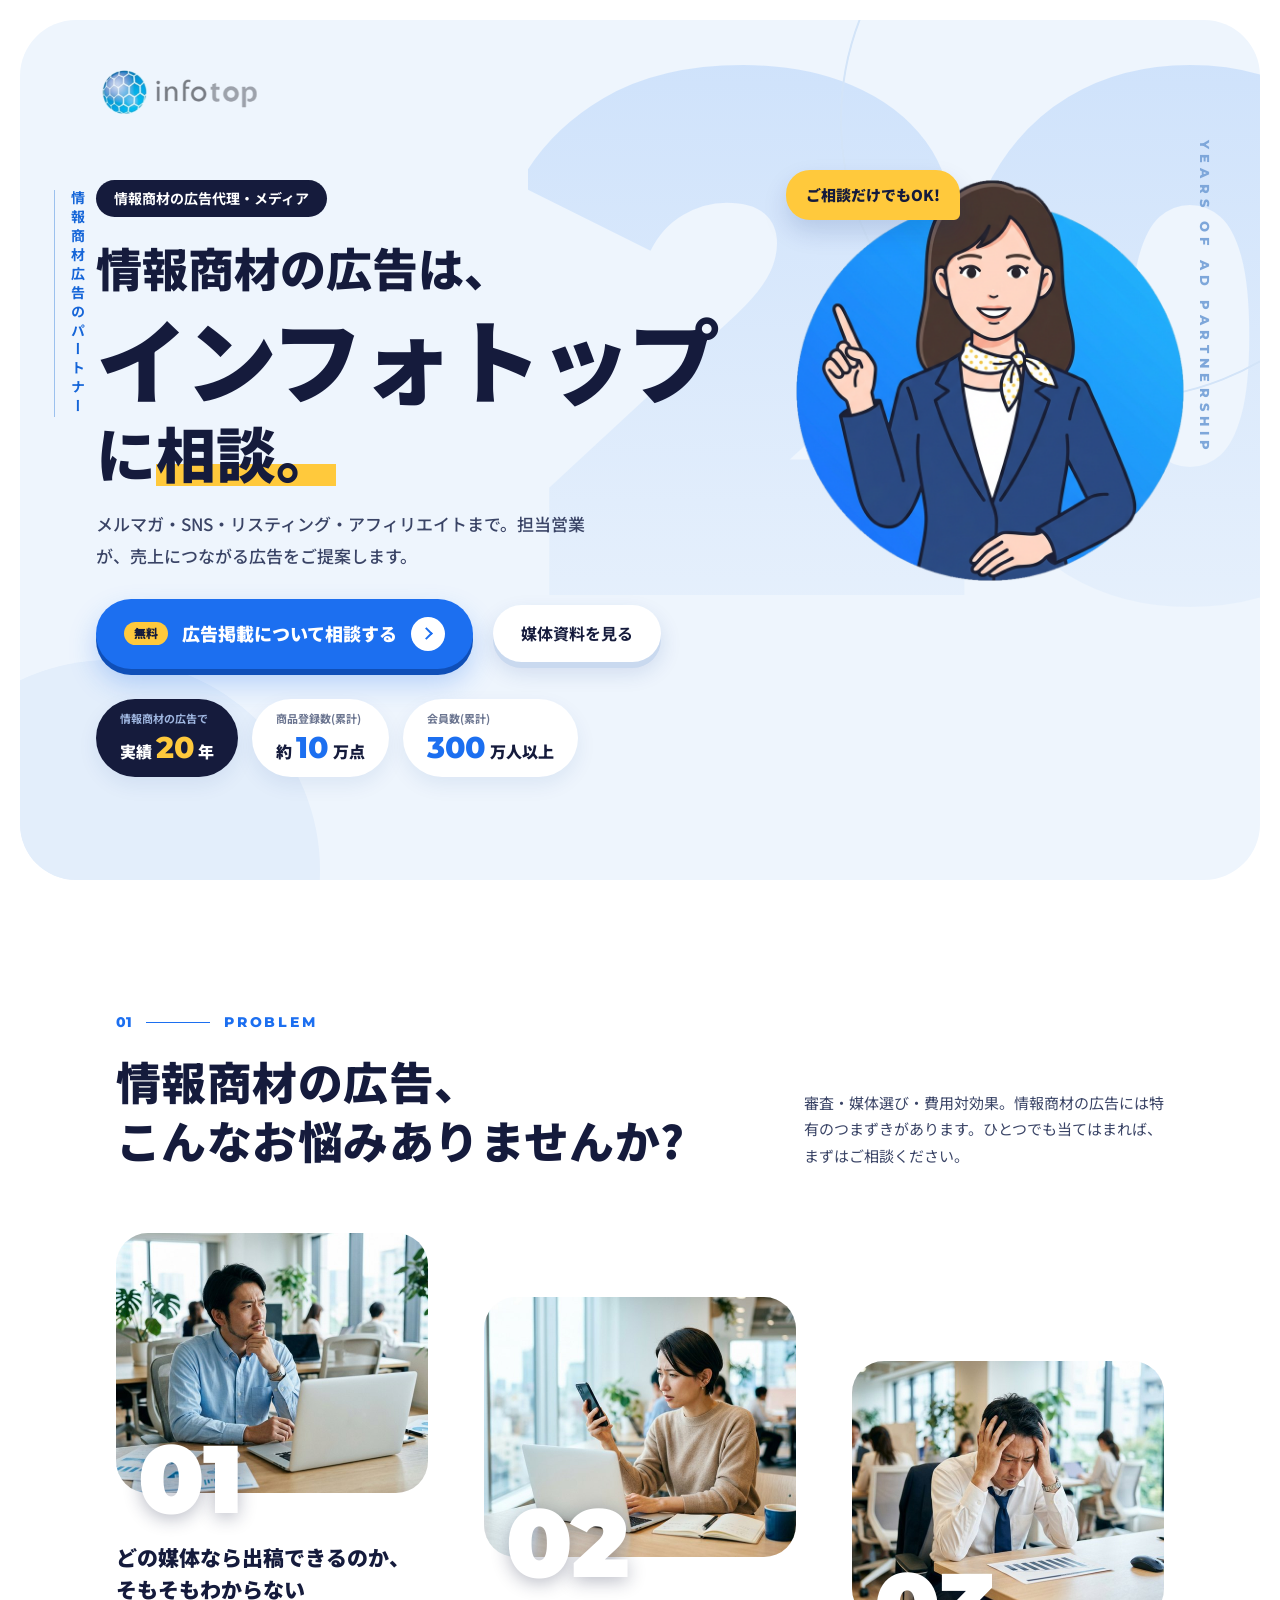
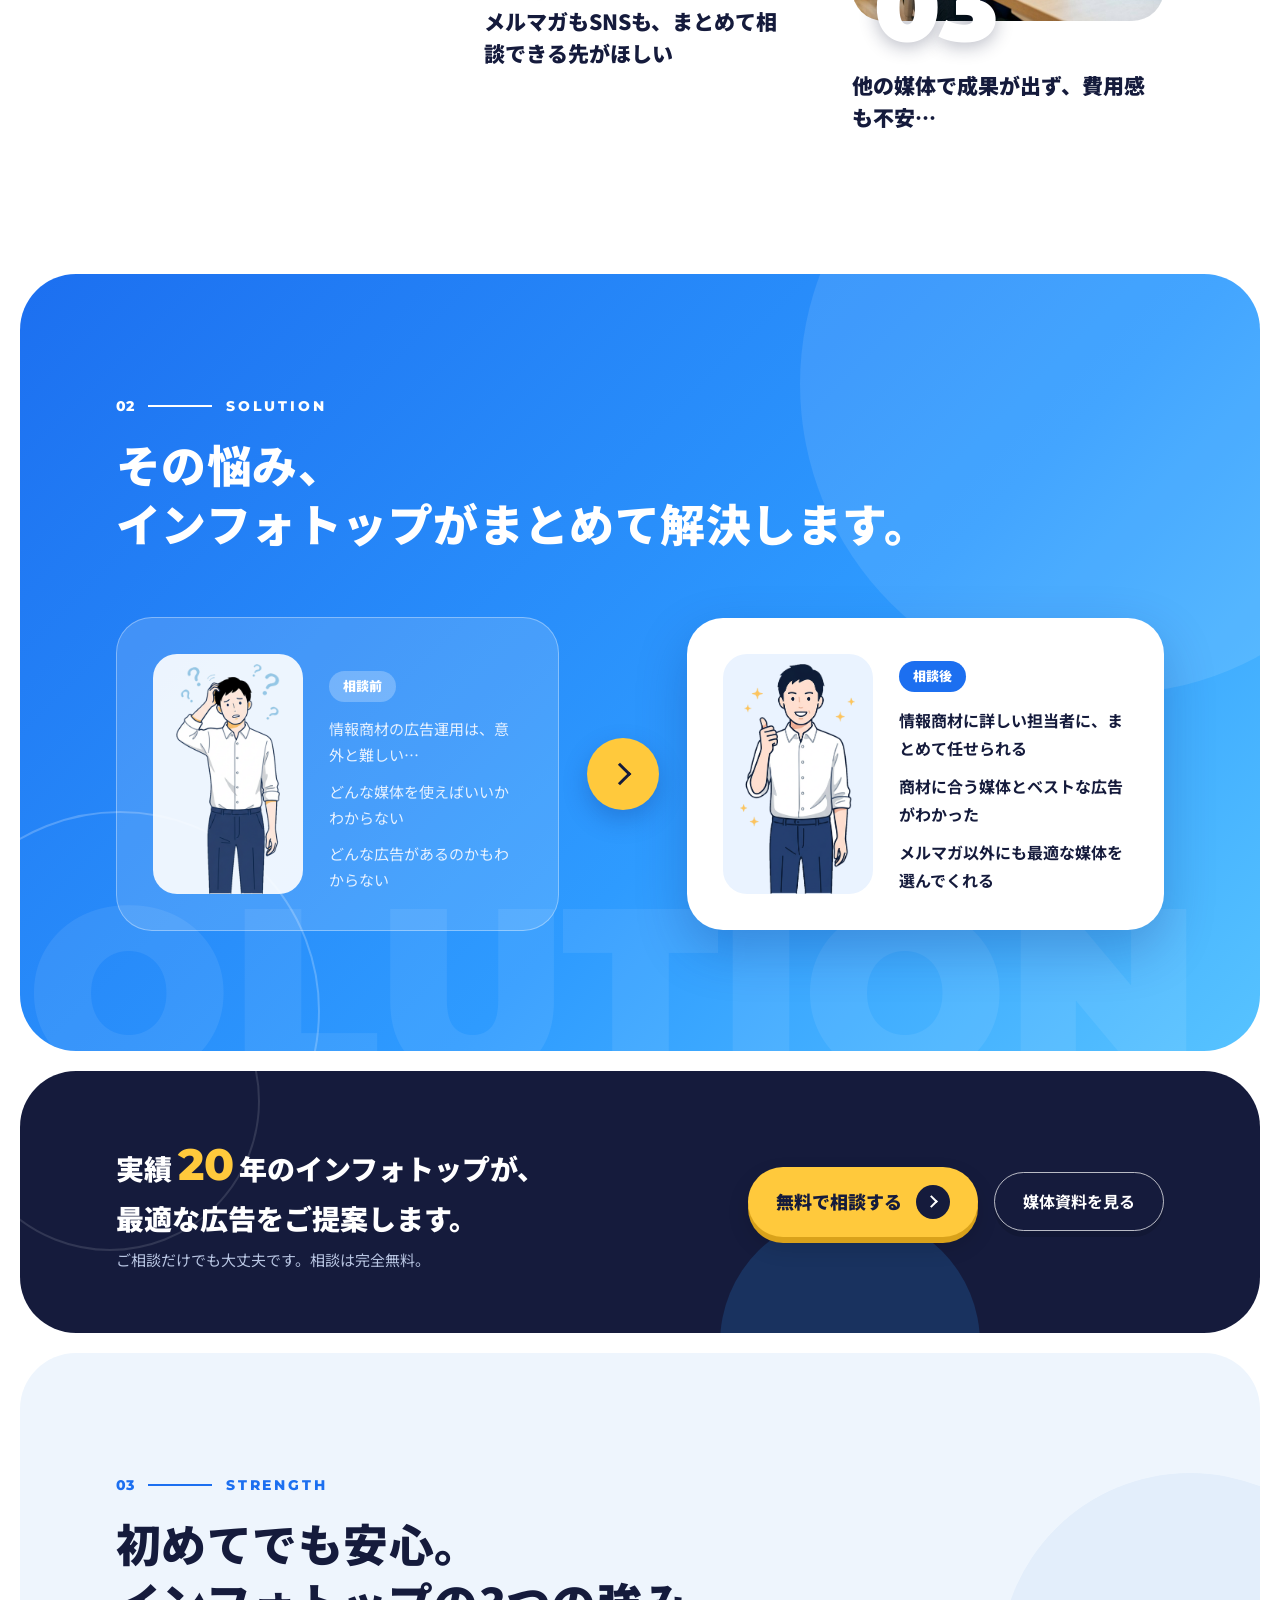
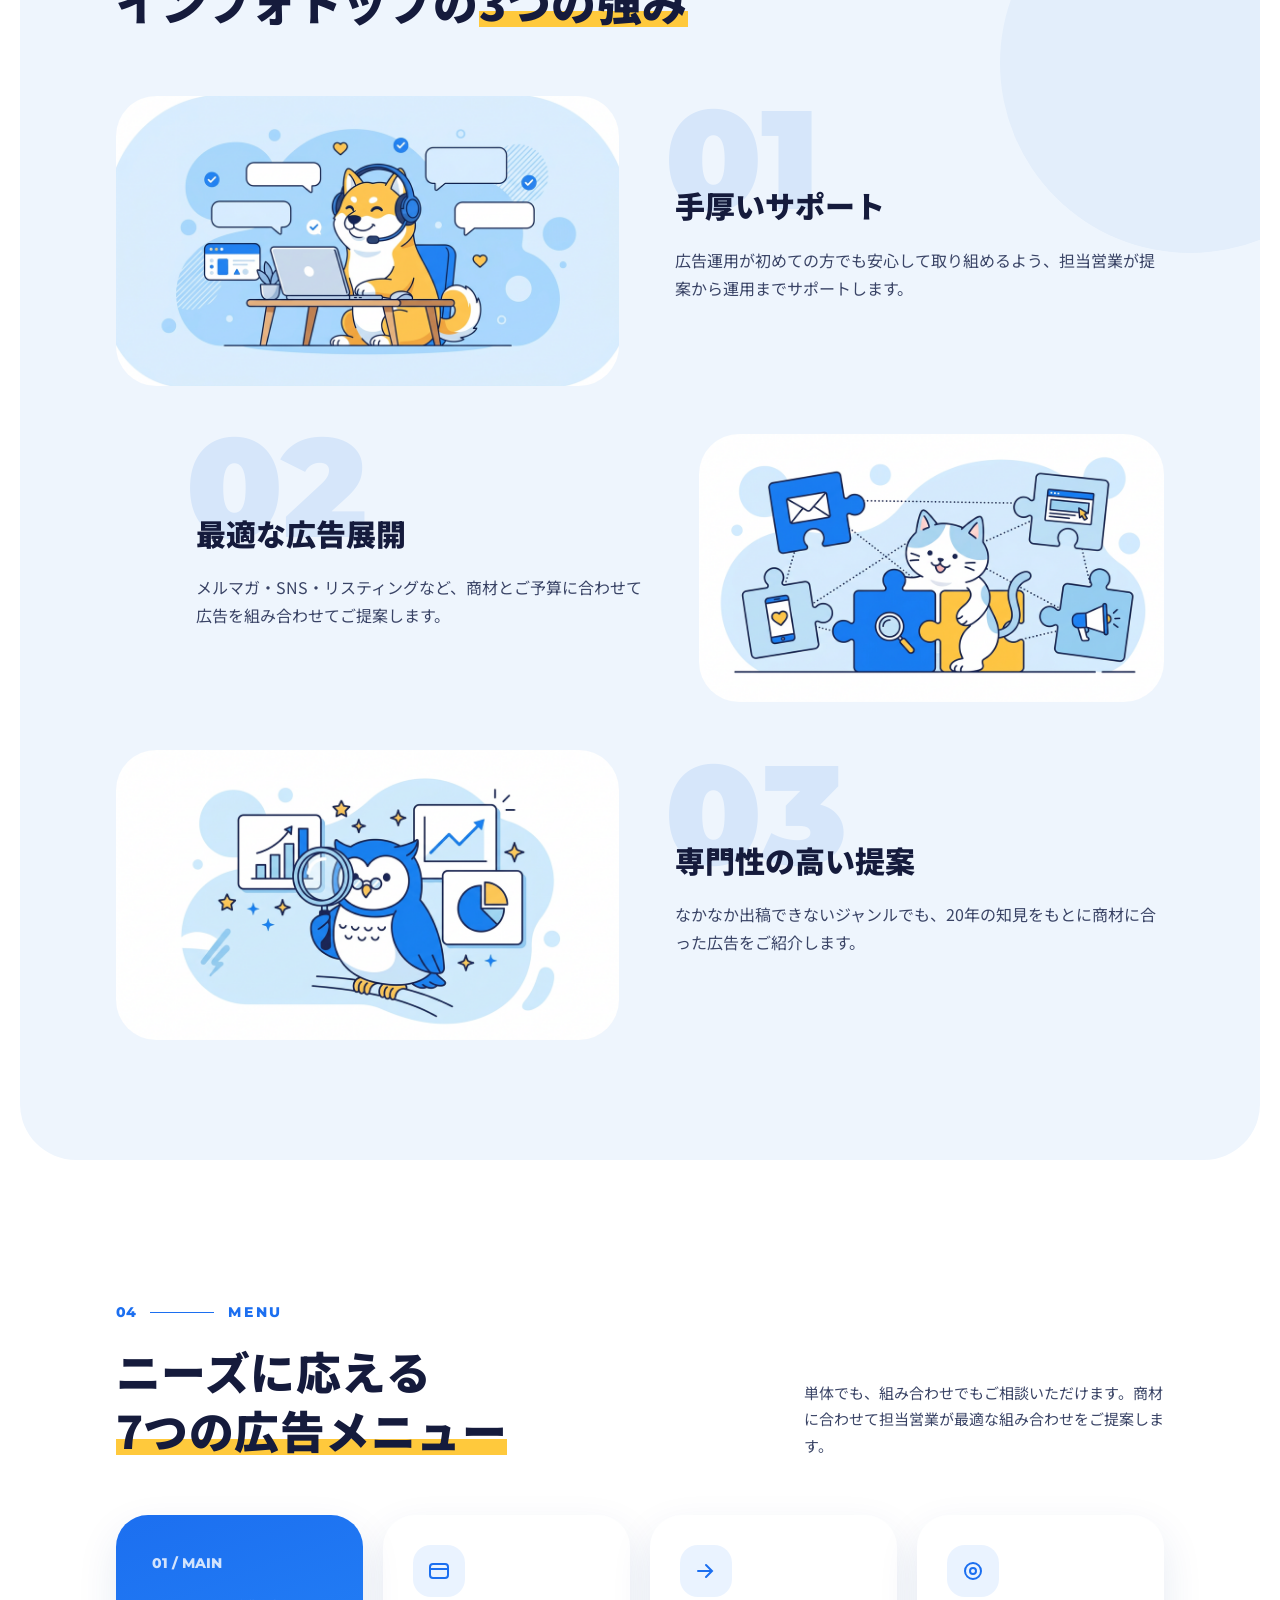
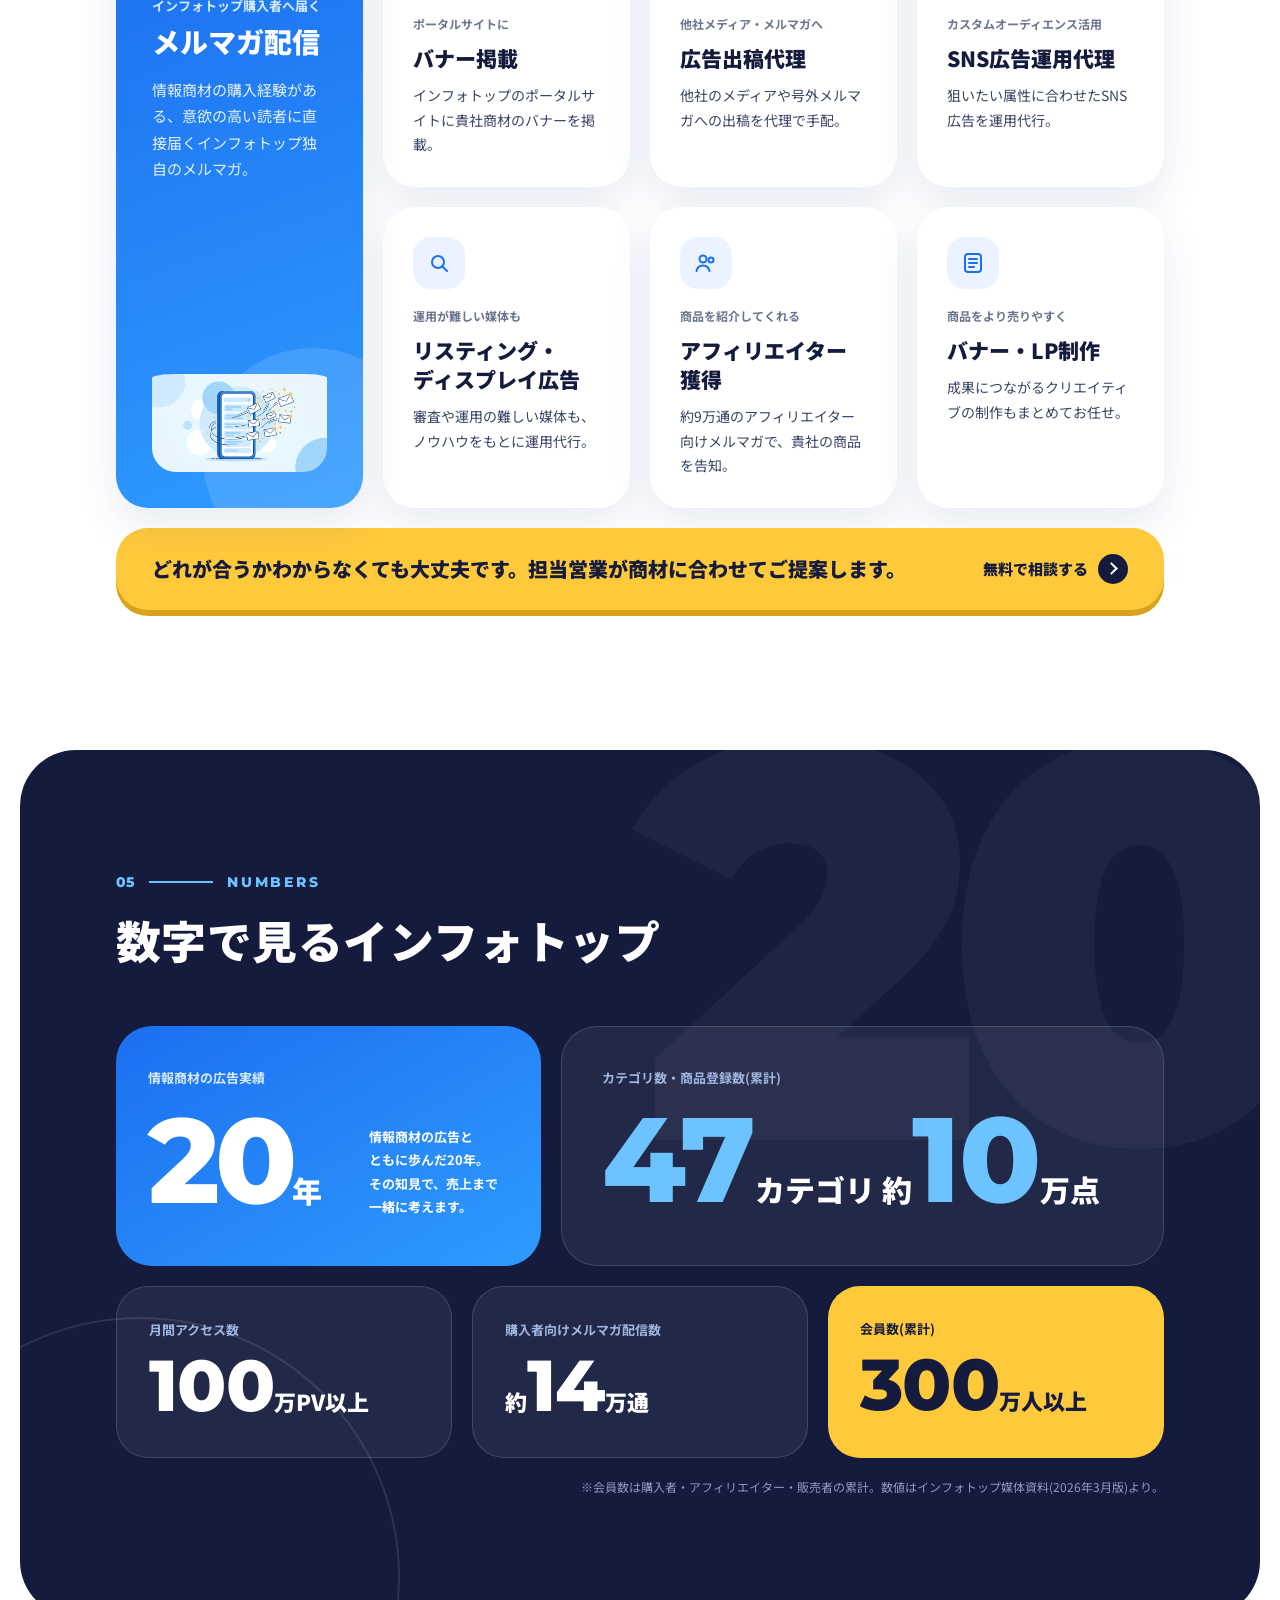
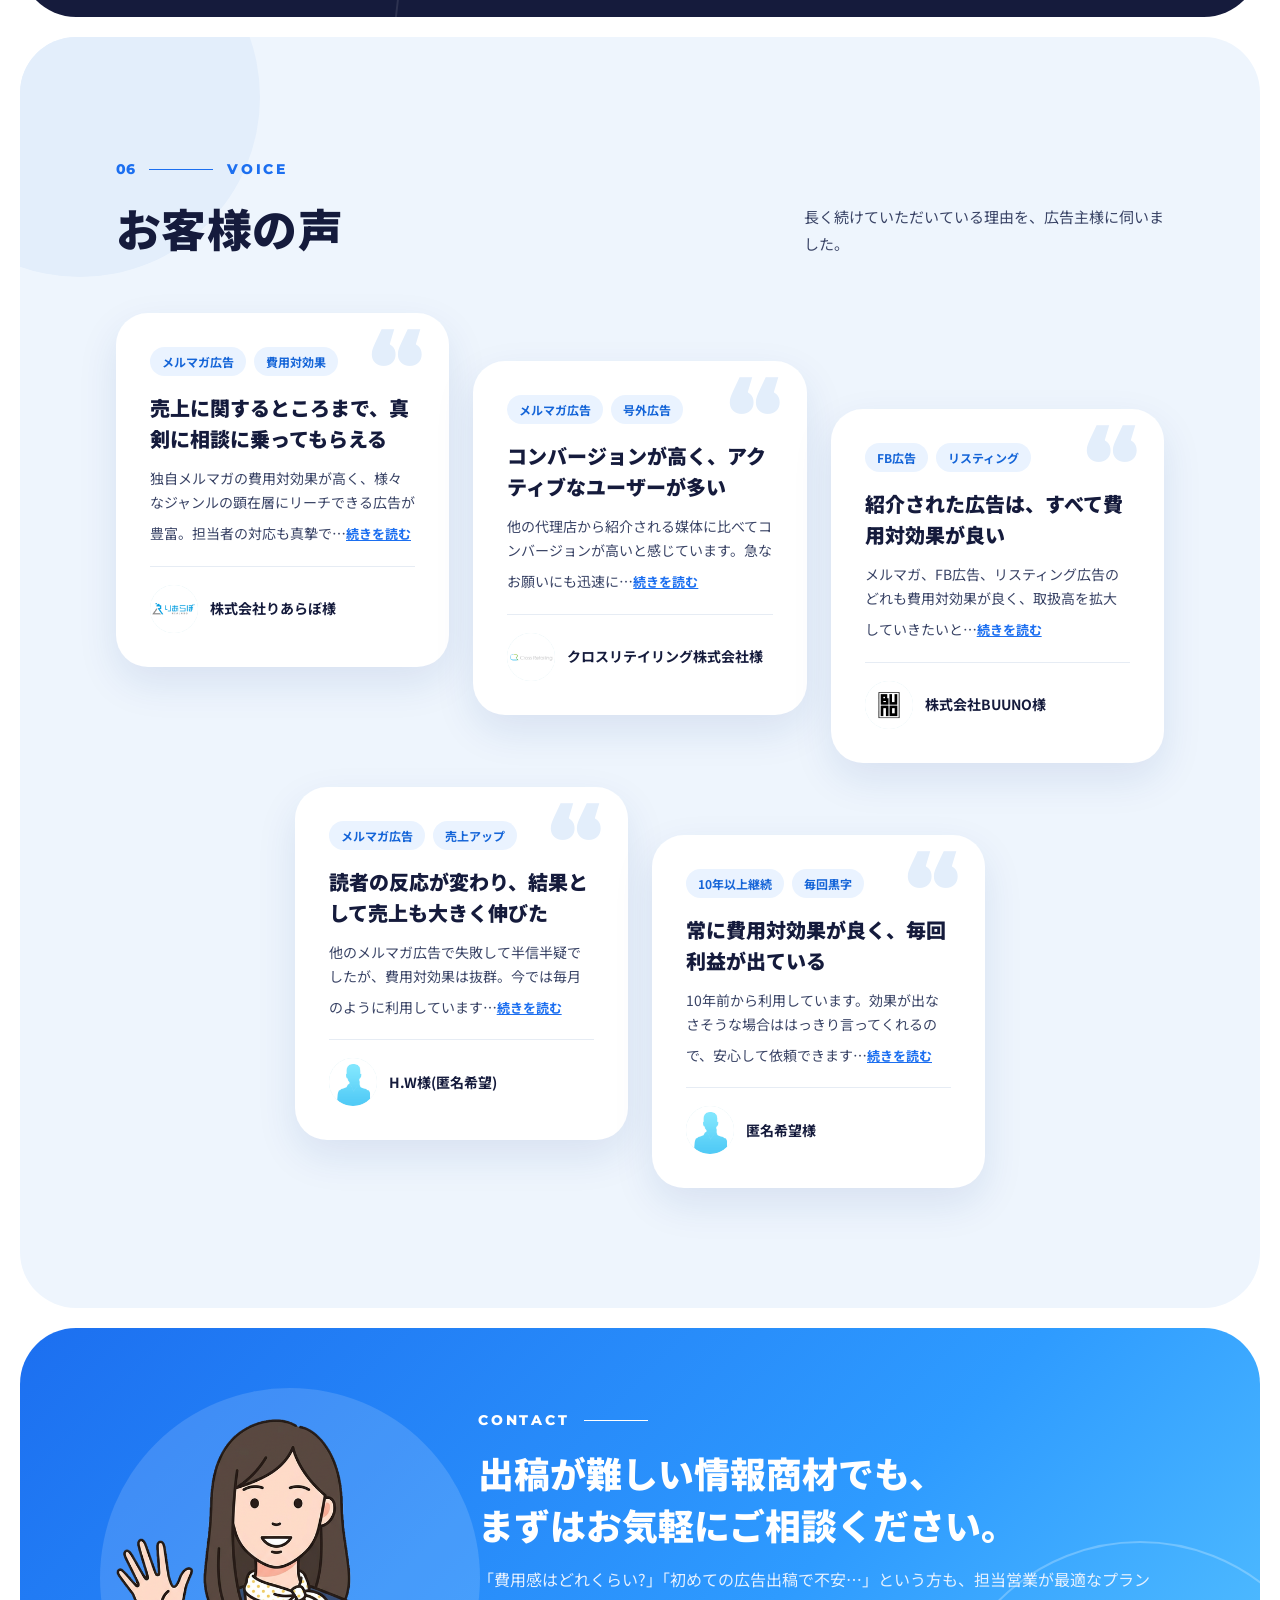
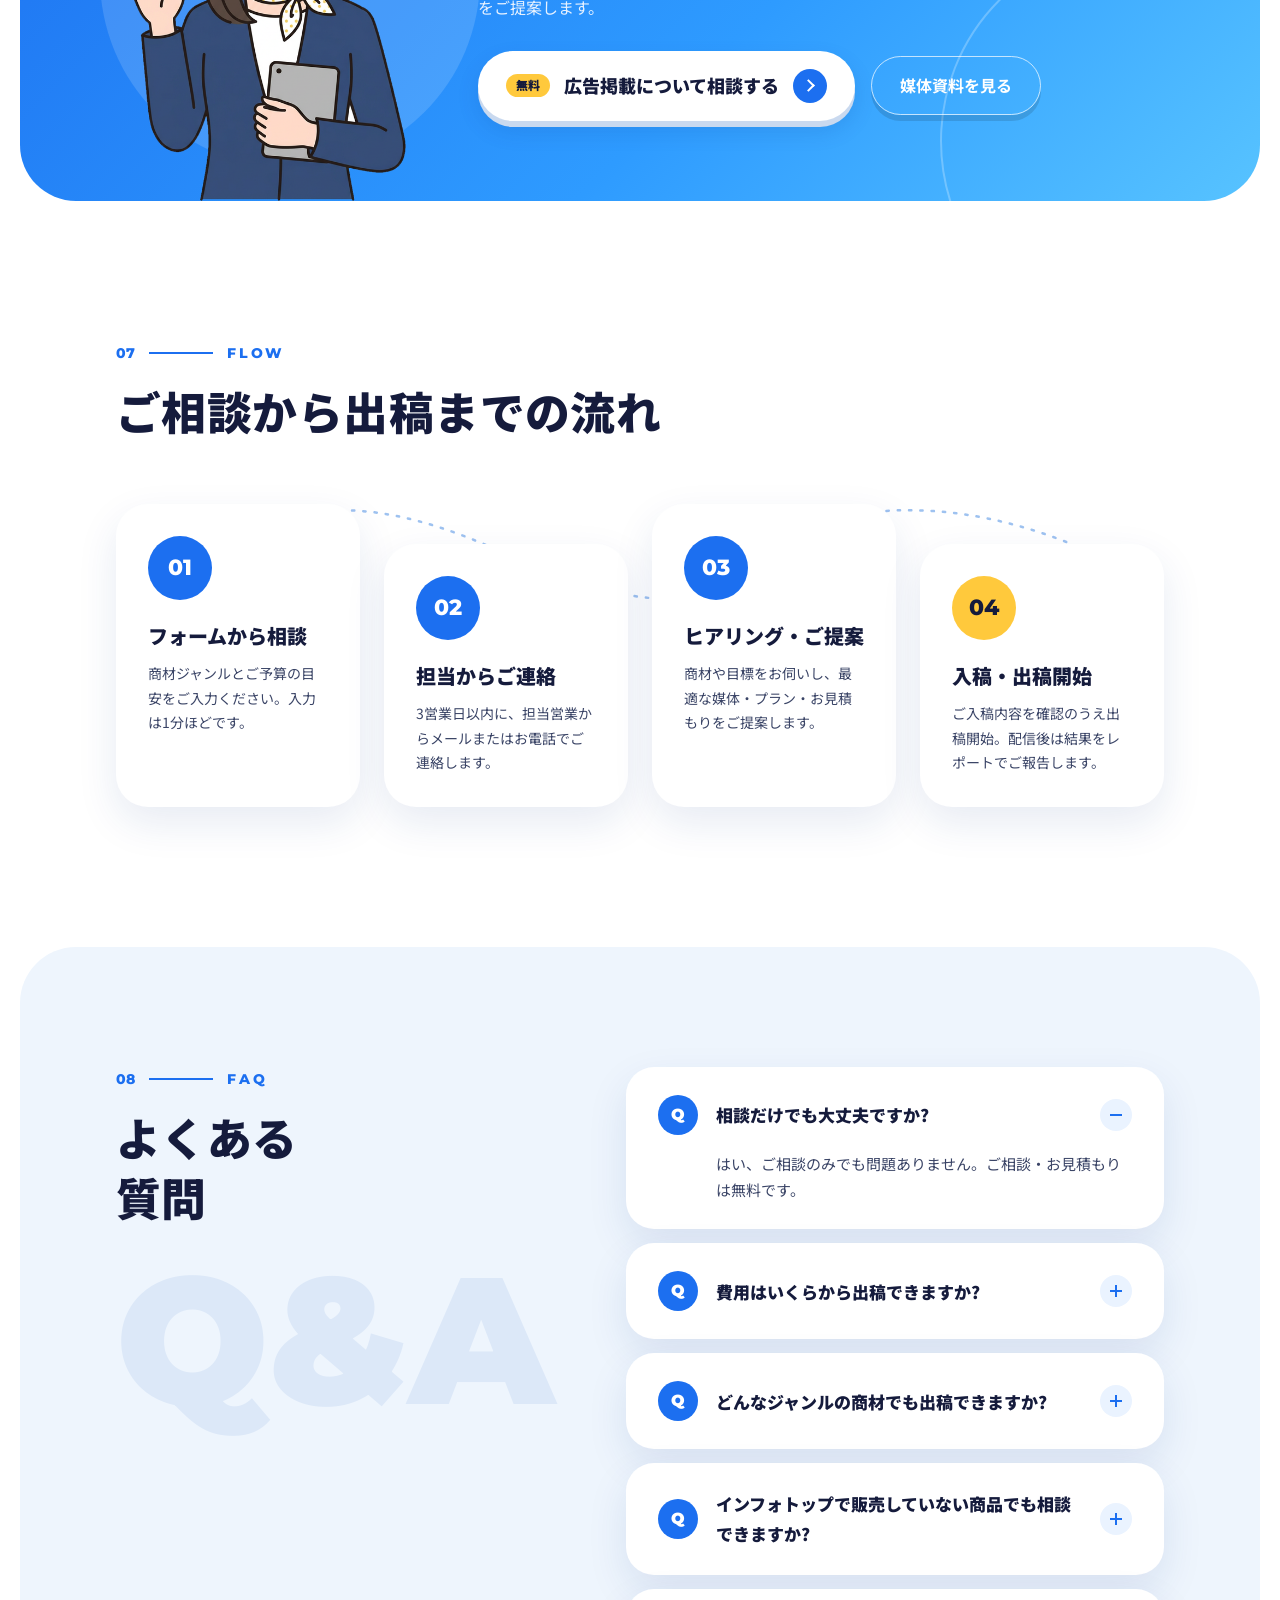
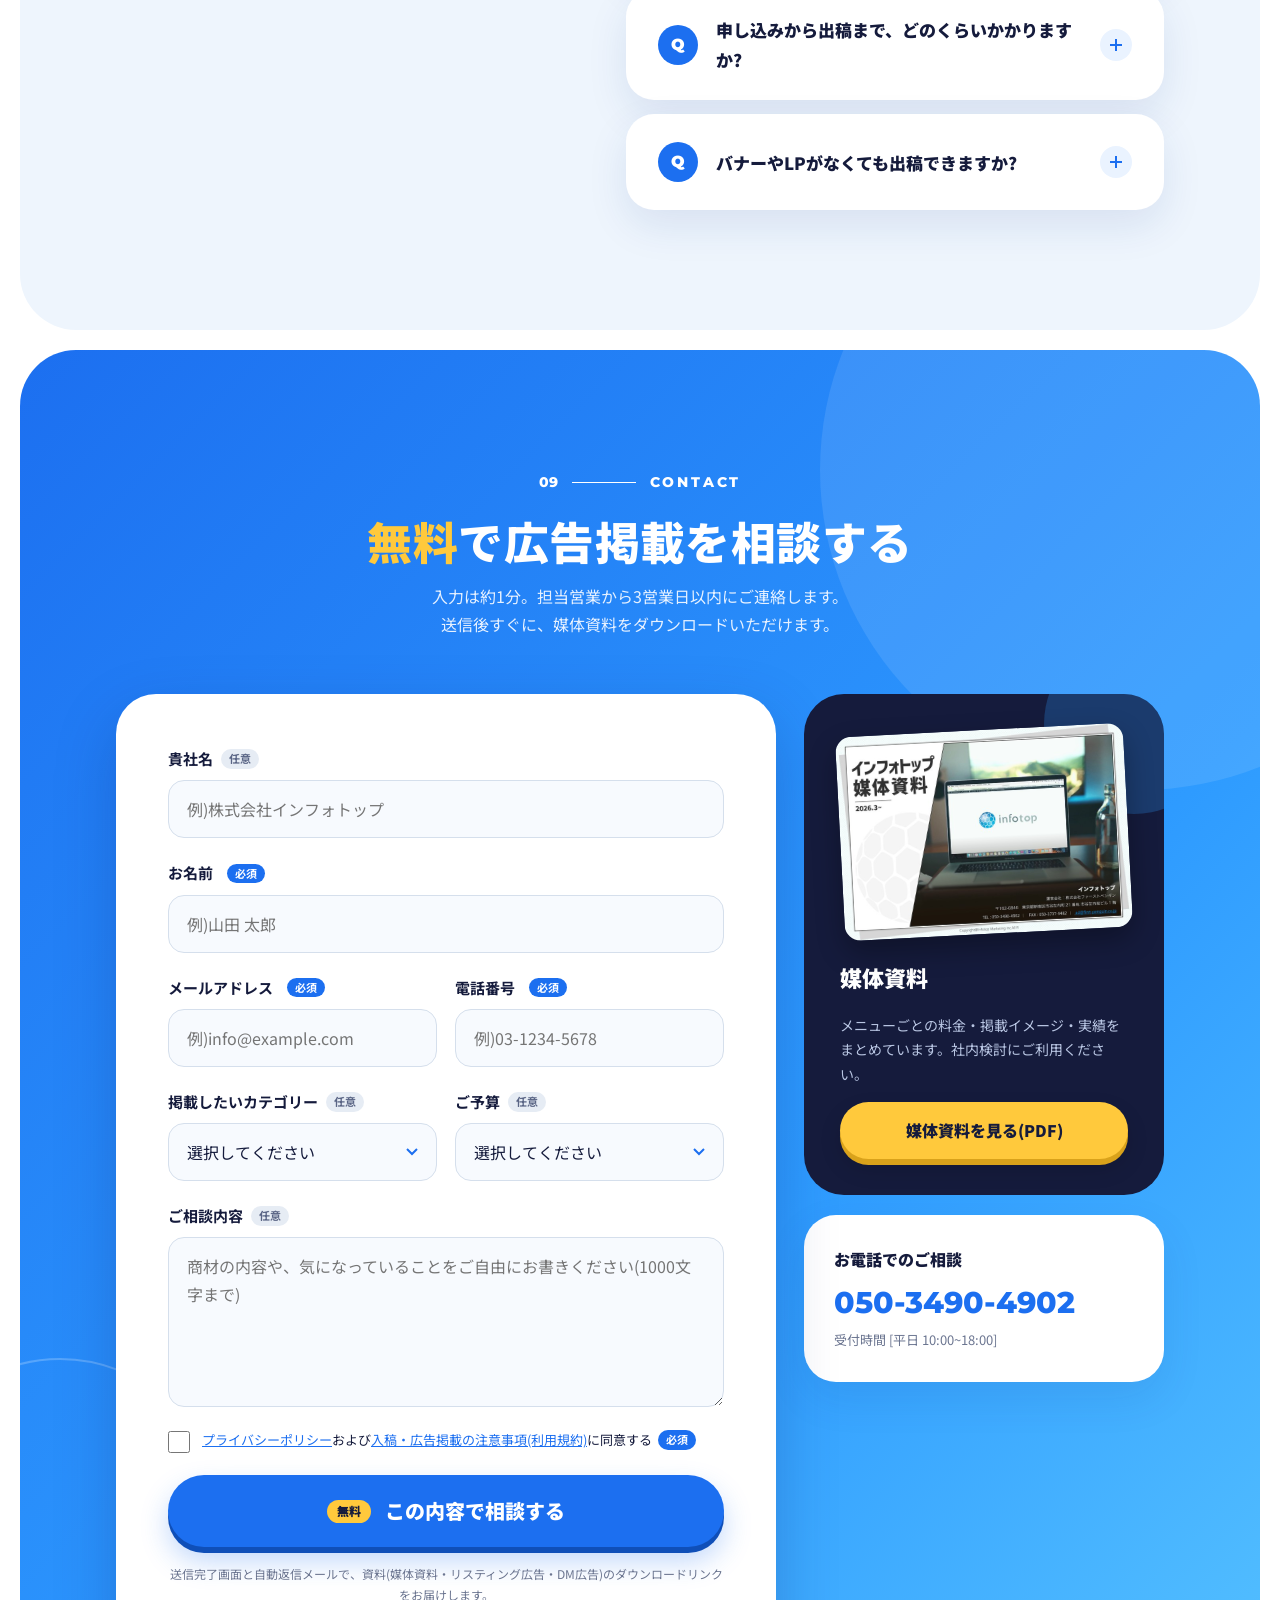
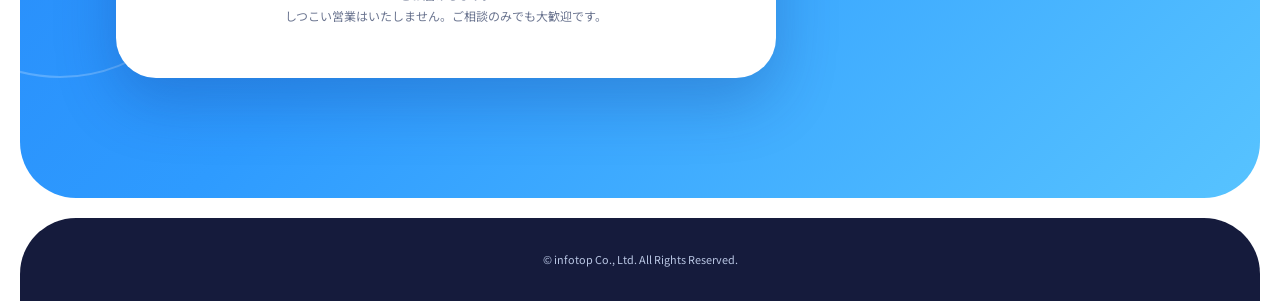
<file: infotop-ad/index.html>
<!DOCTYPE html>
<!-- 編集・差し替えの手順は README.txt を参照 -->
<html lang="ja">
<head>
<meta charset="UTF-8">
<meta name="viewport" content="width=device-width, initial-scale=1">
<title>情報商材の広告掲載・広告代理｜実績20年のインフォトップ広告【相談無料】</title>
<meta name="description" content="情報商材の広告なら実績20年のインフォトップへ。メルマガ配信・バナー掲載・SNS広告・リスティング広告・アフィリエイター獲得まで、担当営業が商材に合った広告をご提案します。投資・転売・恋愛など出稿が難しいジャンルもご相談ください。相談は無料です。">
<meta name="keywords" content="情報商材,広告,広告掲載,広告代理,メルマガ広告,SNS広告,リスティング広告,アフィリエイト,インフォトップ">
<link rel="canonical" href="https://komatsunorio-png.github.io/lp_test/infotop-ad/">
<meta property="og:type" content="website">
<meta property="og:title" content="情報商材の広告掲載・広告代理｜実績20年のインフォトップ広告【相談無料】">
<meta property="og:description" content="メルマガ・SNS・リスティング・アフィリエイトまで。担当営業が、売上につながる広告をご提案します。">
<meta property="og:url" content="https://komatsunorio-png.github.io/lp_test/infotop-ad/">
<meta property="og:image" content="https://komatsunorio-png.github.io/lp_test/infotop-ad/images/ogp.jpg">
<meta property="og:locale" content="ja_JP">
<meta name="twitter:card" content="summary_large_image">
<meta name="format-detection" content="telephone=no">
<link rel="icon" href="favicon.ico" sizes="any">
<link rel="icon" type="image/png" sizes="32x32" href="images/favicon-32.png">
<link rel="icon" type="image/png" sizes="192x192" href="images/icon-192.png">
<link rel="apple-touch-icon" href="images/apple-touch-icon.png">
<meta name="theme-color" content="#1C6FF0">
<link rel="preconnect" href="https://fonts.googleapis.com">
<link rel="preconnect" href="https://fonts.gstatic.com" crossorigin>
<link href="https://fonts.googleapis.com/css2?family=Montserrat:wght@600;800;900&family=Noto+Sans+JP:wght@400;500;700;900&display=swap" rel="stylesheet">
<link rel="stylesheet" href="css/style.css?v=20261117a">
</head>
<body>

<!-- ================= ヘッダー(ロゴのみ) ================= -->
<header class="site-header">
  <a class="site-header__logo" href="./"><img src="images/logo.png" alt="インフォトップ" width="263" height="92"></a>
</header>

<main>

  <!-- ================= ヒーロー ================= -->
  <section class="hero panel panel--light" aria-labelledby="hero-title">
    <div class="hero__deco" aria-hidden="true">
      <span class="hero__twenty">20</span>
      <span class="hero__ring"></span>
      <span class="hero__blob"></span>
      <span class="hero__years">YEARS OF AD PARTNERSHIP</span>
    </div>
    <p class="hero__tagline">情報商材広告のパートナー</p>

    <div class="hero__grid">
      <div class="hero__title">
        <p class="hero__label">情報商材の広告代理・メディア</p>
        <h1 id="hero-title" class="hero__h1">
          <span class="hero__h1-sub">情報商材の広告は、</span>
          <span class="hero__h1-main">インフォトップ</span>
          <span class="hero__h1-end">に<span class="marker">相談。</span></span>
        </h1>
      </div>

      <p class="hero__lead">メルマガ・SNS・リスティング・アフィリエイトまで。担当営業が、売上につながる広告をご提案します。</p>

      <div class="hero__cta">
        <a href="#contact" class="btn btn--primary"><span class="badge-free">無料</span>広告掲載について相談する<span class="btn__arrow" aria-hidden="true"></span></a>
        <a href="#media" class="btn btn--white">媒体資料を見る</a>
      </div>

      <figure class="hero__visual">
        <img src="images/hero_staff.png" alt="人差し指を立てて案内するインフォトップの女性スタッフのイラスト" width="810" height="838">
        <p class="hero__bubble" aria-hidden="true">ご相談だけでもOK!</p>
      </figure>

      <ul class="hero__stats">
        <li class="stat stat--navy"><span class="stat__label">情報商材の広告で</span><span class="stat__value">実績 <b class="num num--yellow">20</b> 年</span></li>
        <li class="stat"><span class="stat__label">商品登録数<span class="pc-only">(累計)</span></span><span class="stat__value">約 <b class="num">10</b> 万点</span></li>
        <li class="stat"><span class="stat__label">会員数<span class="pc-only">(累計)</span></span><span class="stat__value"><b class="num">300</b> 万人以上</span></li>
      </ul>
    </div>
  </section>

  <!-- ================= 01 お悩み ================= -->
  <section class="problem section" aria-labelledby="problem-title">
    <div class="section__head section__head--split">
      <div>
        <p class="eyebrow"><span>01</span><span class="eyebrow__rule"></span><span class="eyebrow__label">PROBLEM</span></p>
        <h2 id="problem-title" class="h2">情報商材の広告、<br>こんなお悩み<br class="sp-only">ありませんか?</h2>
      </div>
      <p class="section__lead">審査・媒体選び・費用対効果。情報商材の広告には特有のつまずきがあります。ひとつでも当てはまれば、まずはご相談ください。</p>
    </div>
    <ul class="problem__list">
      <li class="problem__item">
        <figure class="problem__fig">
          <img src="images/problem_01.jpg" alt="PCの前で、どの広告媒体を選べばよいか悩む男性" width="760" height="520" loading="lazy">
          <span class="problem__num" aria-hidden="true">01</span>
        </figure>
        <p class="problem__text">どの媒体なら出稿できるのか、そもそもわからない</p>
      </li>
      <li class="problem__item">
        <figure class="problem__fig">
          <img src="images/problem_02.jpg" alt="スマホとPCを前に、相談先がばらばらで困っている女性" width="760" height="520" loading="lazy">
          <span class="problem__num" aria-hidden="true">02</span>
        </figure>
        <p class="problem__text">メルマガもSNSも、まとめて相談できる先がほしい</p>
      </li>
      <li class="problem__item">
        <figure class="problem__fig">
          <img src="images/problem_03.jpg" alt="成果の出ない広告レポートを前に頭を抱える男性" width="760" height="520" loading="lazy">
          <span class="problem__num" aria-hidden="true">03</span>
        </figure>
        <p class="problem__text">他の媒体で成果が出ず、費用感も不安…</p>
      </li>
    </ul>
  </section>

  <!-- ================= 02 解決 ================= -->
  <section class="solution panel panel--blue" aria-labelledby="solution-title">
    <span class="deco-circle deco-circle--solution-a" aria-hidden="true"></span>
    <span class="deco-circle deco-circle--solution-b" aria-hidden="true"></span>
    <span class="deco-word" aria-hidden="true">SOLUTION</span>
    <div class="panel__inner">
      <p class="eyebrow eyebrow--white"><span>02</span><span class="eyebrow__rule"></span><span class="eyebrow__label">SOLUTION</span></p>
      <h2 id="solution-title" class="h2 h2--white">その悩み、<br>インフォトップがまとめて解決します。</h2>
      <div class="solution__compare">
        <article class="ba ba--before">
          <img class="ba__img" src="images/before.png" alt="頭をかいて困っている広告主のイラスト" width="270" height="600" loading="lazy">
          <div>
            <h3 class="ba__tag">相談前</h3>
            <ul class="ba__list">
              <li>情報商材の広告運用は、意外と難しい…</li>
              <li>どんな媒体を使えばいいかわからない</li>
              <li>どんな広告があるのかもわからない</li>
            </ul>
          </div>
        </article>
        <span class="solution__arrow" aria-hidden="true"></span>
        <article class="ba ba--after">
          <img class="ba__img" src="images/after.png" alt="笑顔で親指を立てる広告主のイラスト" width="301" height="600" loading="lazy">
          <div>
            <h3 class="ba__tag">相談後</h3>
            <ul class="ba__list">
              <li>情報商材に詳しい担当者に、まとめて任せられる</li>
              <li>商材に合う媒体とベストな広告がわかった</li>
              <li>メルマガ以外にも最適な媒体を選んでくれる</li>
            </ul>
          </div>
        </article>
      </div>
    </div>
  </section>

  <!-- ================= CTA① ================= -->
  <aside class="cta-band panel panel--navy" aria-label="無料相談のご案内">
    <span class="deco-circle deco-circle--cta-a" aria-hidden="true"></span>
    <span class="deco-circle deco-circle--cta-b" aria-hidden="true"></span>
    <div class="cta-band__inner">
      <div>
        <p class="cta-band__title">実績<b class="num num--yellow">20</b>年のインフォトップが、<br>最適な広告をご提案します。</p>
        <p class="cta-band__note">ご相談だけでも大丈夫です。相談は完全無料。</p>
      </div>
      <div class="cta-band__btns">
        <a href="#contact" class="btn btn--yellow">無料で相談する<span class="btn__arrow btn__arrow--navy" aria-hidden="true"></span></a>
        <a href="#media" class="btn btn--outline">媒体資料を見る</a>
      </div>
    </div>
  </aside>

  <!-- ================= 03 3つの強み ================= -->
  <section class="strength panel panel--light" aria-labelledby="strength-title">
    <span class="deco-circle deco-circle--strength" aria-hidden="true"></span>
    <div class="panel__inner">
      <p class="eyebrow"><span>03</span><span class="eyebrow__rule"></span><span class="eyebrow__label">STRENGTH</span></p>
      <h2 id="strength-title" class="h2">初めてでも安心。<br>インフォトップの<br class="sp-only"><span class="marker">3つの強み</span></h2>
      <ol class="strength__list">
        <li class="strength__item">
          <figure class="strength__fig"><img src="images/strength_01.png" alt="ヘッドセットを着けてサポートする柴犬のイラスト" width="1040" height="600" loading="lazy"></figure>
          <div class="strength__body">
            <span class="strength__num" aria-hidden="true">01</span>
            <h3 class="strength__title">手厚いサポート</h3>
            <p class="strength__text">広告運用が初めての方でも安心して取り組めるよう、担当営業が提案から運用までサポートします。</p>
          </div>
        </li>
        <li class="strength__item strength__item--reverse">
          <figure class="strength__fig"><img src="images/strength_02.png" alt="メール・SNS・検索などの広告媒体のパズルを組み合わせる猫のイラスト" width="1040" height="600" loading="lazy"></figure>
          <div class="strength__body">
            <span class="strength__num" aria-hidden="true">02</span>
            <h3 class="strength__title">最適な広告展開</h3>
            <p class="strength__text">メルマガ・SNS・リスティングなど、商材とご予算に合わせて広告を組み合わせてご提案します。</p>
          </div>
        </li>
        <li class="strength__item">
          <figure class="strength__fig"><img src="images/strength_03.png" alt="虫眼鏡でグラフを分析するフクロウのイラスト" width="1040" height="600" loading="lazy"></figure>
          <div class="strength__body">
            <span class="strength__num" aria-hidden="true">03</span>
            <h3 class="strength__title">専門性の高い提案</h3>
            <p class="strength__text">なかなか出稿できないジャンルでも、20年の知見をもとに商材に合った広告をご紹介します。</p>
          </div>
        </li>
      </ol>
    </div>
  </section>

  <!-- ================= 04 広告メニュー ================= -->
  <section class="menu section" aria-labelledby="menu-title">
    <div class="section__head section__head--split">
      <div>
        <p class="eyebrow"><span>04</span><span class="eyebrow__rule"></span><span class="eyebrow__label">MENU</span></p>
        <h2 id="menu-title" class="h2">ニーズに応える<br><span class="marker">7つの広告メニュー</span></h2>
      </div>
      <p class="section__lead">単体でも、組み合わせでもご相談いただけます。商材に合わせて担当営業が最適な組み合わせをご提案します。</p>
    </div>
    <ul class="menu__grid">
      <li class="menu-card menu-card--main">
        <span class="menu-card__index">01 / MAIN</span>
        <p class="menu-card__sub">インフォトップ購入者へ届く</p>
        <h3 class="menu-card__title">メルマガ配信</h3>
        <p class="menu-card__text">情報商材の購入経験がある、意欲の高い読者に直接届くインフォトップ独自のメルマガ。</p>
        <img class="menu-card__img" src="images/menu_mailmag.png" alt="スマホからメールが届くイラスト" width="640" height="360" loading="lazy">
      </li>
      <li class="menu-card">
        <span class="menu-card__icon" aria-hidden="true"><svg viewBox="0 0 24 24"><rect x="3" y="5" width="18" height="14" rx="3"/><path d="M3 10h18"/></svg></span>
        <p class="menu-card__sub">ポータルサイトに</p>
        <h3 class="menu-card__title">バナー掲載</h3>
        <p class="menu-card__text">インフォトップのポータルサイトに貴社商材のバナーを掲載。</p>
      </li>
      <li class="menu-card">
        <span class="menu-card__icon" aria-hidden="true"><svg viewBox="0 0 24 24"><path d="M4 12h12M12 6l6 6-6 6"/></svg></span>
        <p class="menu-card__sub">他社メディア・メルマガへ</p>
        <h3 class="menu-card__title">広告出稿代理</h3>
        <p class="menu-card__text">他社のメディアや号外メルマガへの出稿を代理で手配。</p>
      </li>
      <li class="menu-card">
        <span class="menu-card__icon" aria-hidden="true"><svg viewBox="0 0 24 24"><circle cx="12" cy="12" r="8"/><circle cx="12" cy="12" r="3"/></svg></span>
        <p class="menu-card__sub">カスタムオーディエンス活用</p>
        <h3 class="menu-card__title">SNS広告運用代理</h3>
        <p class="menu-card__text">狙いたい属性に合わせたSNS広告を運用代行。</p>
      </li>
      <li class="menu-card">
        <span class="menu-card__icon" aria-hidden="true"><svg viewBox="0 0 24 24"><circle cx="11" cy="11" r="6"/><path d="M20 20l-4.5-4.5"/></svg></span>
        <p class="menu-card__sub">運用が難しい媒体も</p>
        <h3 class="menu-card__title">リスティング・<br>ディスプレイ広告</h3>
        <p class="menu-card__text">審査や運用の難しい媒体も、ノウハウをもとに運用代行。</p>
      </li>
      <li class="menu-card">
        <span class="menu-card__icon" aria-hidden="true"><svg viewBox="0 0 24 24"><circle cx="9" cy="8" r="3.5"/><path d="M2.5 20c.8-3.6 3.4-5.5 6.5-5.5s5.7 1.9 6.5 5.5"/><circle cx="17" cy="9" r="2.5"/></svg></span>
        <p class="menu-card__sub">商品を紹介してくれる</p>
        <h3 class="menu-card__title">アフィリエイター獲得</h3>
        <p class="menu-card__text">約9万通のアフィリエイター向けメルマガで、貴社の商品を告知。</p>
      </li>
      <li class="menu-card">
        <span class="menu-card__icon" aria-hidden="true"><svg viewBox="0 0 24 24"><rect x="4" y="3" width="16" height="18" rx="3"/><path d="M8 8h8M8 12h8M8 16h5"/></svg></span>
        <p class="menu-card__sub">商品をより売りやすく</p>
        <h3 class="menu-card__title">バナー・LP制作</h3>
        <p class="menu-card__text">成果につながるクリエイティブの制作もまとめてお任せ。</p>
      </li>
      <li class="menu-card menu-card--cta">
        <a href="#contact" class="menu-card__link">
          <span class="menu-card__cta-text">どれが合うかわからなくても大丈夫です。担当営業が商材に合わせてご提案します。</span>
          <span class="menu-card__cta-go">無料で相談する<span class="btn__arrow btn__arrow--navy" aria-hidden="true"></span></span>
        </a>
      </li>
    </ul>
  </section>

  <!-- ================= 05 数字 ================= -->
  <section class="numbers panel panel--navy" aria-labelledby="numbers-title">
    <span class="numbers__bg" aria-hidden="true">20</span>
    <span class="deco-circle deco-circle--numbers" aria-hidden="true"></span>
    <div class="panel__inner">
      <p class="eyebrow eyebrow--cyan"><span>05</span><span class="eyebrow__rule"></span><span class="eyebrow__label">NUMBERS</span></p>
      <h2 id="numbers-title" class="h2 h2--white">数字で見る<br class="sp-only">インフォトップ</h2>
      <dl class="numbers__grid">
        <div class="num-card num-card--blue num-card--a"><dt>情報商材の広告実績</dt><dd><b class="num">20</b>年</dd><dd class="num-card__msg">情報商材の広告と<br>ともに歩んだ20年。<br>その知見で、売上まで<br>一緒に考えます。</dd></div>
        <div class="num-card num-card--b"><dt>カテゴリ数・商品登録数(累計)</dt><dd><b class="num num--cyan">47</b>カテゴリ 約<b class="num num--cyan">10</b>万点</dd></div>
        <div class="num-card num-card--c"><dt>月間アクセス数</dt><dd><b class="num">100</b>万PV以上</dd></div>
        <div class="num-card num-card--c"><dt>購入者<span class="pc-only">向け</span>メルマガ配信数</dt><dd>約<b class="num">14</b>万通</dd></div>
        <div class="num-card num-card--yellow num-card--c num-card--wide-sp"><dt>会員数(累計)</dt><dd><b class="num">300</b>万人以上</dd></div>
      </dl>
      <p class="numbers__note">※会員数は購入者・アフィリエイター・販売者の累計。数値はインフォトップ媒体資料(2026年3月版)より。</p>
    </div>
  </section>

  <!-- ================= 06 お客様の声 ================= -->
  <section class="voice panel panel--light" aria-labelledby="voice-title">
    <span class="deco-circle deco-circle--voice" aria-hidden="true"></span>
    <div class="panel__inner">
      <div class="section__head section__head--split">
        <div>
          <p class="eyebrow"><span>06</span><span class="eyebrow__rule"></span><span class="eyebrow__label">VOICE</span></p>
          <h2 id="voice-title" class="h2">お客様の声</h2>
        </div>
        <p class="section__lead">長く続けていただいている理由を、広告主様に伺いました。</p>
      </div>
      <div class="voice__grid">
        <article class="voice-card">
          <ul class="voice-card__tags"><li>メルマガ広告</li><li>費用対効果</li></ul>
          <h3 class="voice-card__title">売上に関するところまで、真剣に相談に乗ってもらえる</h3>
          <details class="voice-card__body">
            <summary><span class="voice-card__excerpt">独自メルマガの費用対効果が高く、様々なジャンルの顕在層にリーチできる広告が豊富。担当者の対応も真摯で…</span><span class="voice-card__more">続きを読む</span></summary>
            <p>商品の決済サービスなども含めて、古くからインフォトップさんとはお付き合いがあり、現在は主にメルマガ広告を利用させていただいております。インフォトップさん独自のメルマガ媒体の費用対効果が高く、様々なジャンルの顕在層にリーチできる広告が、豊富にある印象です。担当者の方が非常に真摯に対応してくださいます。気になった数字をすぐ教えていただいたり、新しい広告媒体の提案等もスムーズな印象です。広告の費用対効果が高いのはもちろんですが、弊社の売上に関するところまで真剣に相談に乗っていただけることに、いつも感謝しております!</p>
          </details>
          <p class="voice-card__who"><img src="images/voice_01.png" alt="株式会社りあらぼのロゴ" width="160" height="160" loading="lazy">株式会社りあらぼ様</p>
        </article>
        <article class="voice-card">
          <ul class="voice-card__tags"><li>メルマガ広告</li><li>号外広告</li></ul>
          <h3 class="voice-card__title">コンバージョンが高く、アクティブなユーザーが多い</h3>
          <details class="voice-card__body">
            <summary><span class="voice-card__excerpt">他の代理店から紹介される媒体に比べてコンバージョンが高いと感じています。急なお願いにも迅速に…</span><span class="voice-card__more">続きを読む</span></summary>
            <p>担当者からご提案をいただいたのが始めたきっかけとなります。主な出稿は、インフォトップのメルマガと他社様の号外広告になります。他代理店から紹介いただく媒体に比べ、コンバージョンが高くアクティブなユーザーが多いと感じています。また、急なお願いに対しても、担当者様が迅速にご対応いただいており助かっています。</p>
          </details>
          <p class="voice-card__who"><img src="images/voice_02.png" alt="クロスリテイリング株式会社のロゴ" width="160" height="160" loading="lazy">クロスリテイリング株式会社様</p>
        </article>
        <article class="voice-card">
          <ul class="voice-card__tags"><li>FB広告</li><li>リスティング</li></ul>
          <h3 class="voice-card__title">紹介された広告は、すべて費用対効果が良い</h3>
          <details class="voice-card__body">
            <summary><span class="voice-card__excerpt">メルマガ、FB広告、リスティング広告のどれも費用対効果が良く、取扱高を拡大していきたいと…</span><span class="voice-card__more">続きを読む</span></summary>
            <p>担当営業の方からご紹介いただき、広告出稿を始めました。インフォトップのメルマガや、FB広告、ご紹介いただいたリスティング広告全て費用対効果が良いため、継続して利用+取扱高を拡大していきたく思っております。</p>
          </details>
          <p class="voice-card__who"><img src="images/voice_03.png" alt="株式会社BUUNOのロゴ" width="160" height="160" loading="lazy">株式会社BUUNO様</p>
        </article>
        <article class="voice-card">
          <ul class="voice-card__tags"><li>メルマガ広告</li><li>売上アップ</li></ul>
          <h3 class="voice-card__title">読者の反応が変わり、結果として売上も大きく伸びた</h3>
          <details class="voice-card__body">
            <summary><span class="voice-card__excerpt">他のメルマガ広告で失敗して半信半疑でしたが、費用対効果は抜群。今では毎月のように利用しています…</span><span class="voice-card__more">続きを読む</span></summary>
            <p>もともとインフォトップ広告には興味はあったのですが、他の媒体での広告で思うような成果がでなかったので、躊躇していました。ですが、「インフォトップの広告効果が非常に良い」ということを耳にして、これが駄目ならメルマガは諦めよう!という気持ちで利用したのがきっかけです。他のメルマガ広告で失敗していることもあり最初は半信半疑でしたが、蓋を開けてみると費用対効果は抜群でした。リストの質が非常に良いのだと思います。読者の反応も変わり、結果として売上も大きく伸びたので、今では毎月のように広告枠を利用させてもらっています。新規のユーザーが常に入ってきているようなので、毎回コンスタントに良い結果が出ています。費用対効果が良くなければ広告は継続しませんから、リピートしている理由は他にはありません。</p>
          </details>
          <p class="voice-card__who"><img src="images/voice_04.png" alt="H.W様のアイコン" width="160" height="160" loading="lazy">H.W様(匿名希望)</p>
        </article>
        <article class="voice-card">
          <ul class="voice-card__tags"><li>10年以上継続</li><li>毎回黒字</li></ul>
          <h3 class="voice-card__title">常に費用対効果が良く、毎回利益が出ている</h3>
          <details class="voice-card__body">
            <summary><span class="voice-card__excerpt">10年前から利用しています。効果が出なさそうな場合ははっきり言ってくれるので、安心して依頼できます…</span><span class="voice-card__more">続きを読む</span></summary>
            <p>10年前からユーザー通信などを利用させていただいております。常に費用対効果がよく、毎回利益が出ているので継続して出稿をお願いしています。他のメルマガ媒体とは違いお客様の反応がいいです。また、FB広告や、リスティング広告に関しても、営業担当の方からご紹介をいただきました。弊社が希望するお客様の属性に合わせて媒体をご提案いただけたり、効果が出なさそうな場合は、はっきりと意見を言ってくれるので安心して広告媒体に関して依頼をすることができます。利益が見込めるので可能な限り出稿し続けさせていただきます。</p>
          </details>
          <p class="voice-card__who"><img src="images/voice_05.png" alt="匿名希望様のアイコン" width="160" height="160" loading="lazy">匿名希望様</p>
        </article>
      </div>
    </div>
  </section>

  <!-- ================= CTA② ================= -->
  <aside class="cta-staff panel panel--blue" aria-label="無料相談のご案内">
    <span class="deco-circle deco-circle--staff-a" aria-hidden="true"></span>
    <span class="deco-circle deco-circle--staff-b" aria-hidden="true"></span>
    <div class="cta-staff__inner">
      <img class="cta-staff__img" src="images/cta_staff.png" alt="笑顔で手を振るインフォトップの女性スタッフのイラスト" width="531" height="700" loading="lazy">
      <div class="cta-staff__body">
        <p class="eyebrow eyebrow--white"><span class="eyebrow__label">CONTACT</span><span class="eyebrow__rule"></span></p>
        <p class="cta-staff__title">出稿が難しい情報商材でも、<br>まずはお気軽にご相談ください。</p>
        <p class="cta-staff__text">「費用感はどれくらい?」「初めての広告出稿で不安…」という方も、担当営業が最適なプランをご提案します。</p>
        <div class="cta-staff__btns">
          <a href="#contact" class="btn btn--white"><span class="badge-free">無料</span>広告掲載について相談する<span class="btn__arrow btn__arrow--blue" aria-hidden="true"></span></a>
          <a href="#media" class="btn btn--outline">媒体資料を見る</a>
        </div>
      </div>
    </div>
  </aside>

  <!-- ================= 07 相談の流れ(仮テキスト) ================= -->
  <section class="flow section" aria-labelledby="flow-title">
    <p class="eyebrow"><span>07</span><span class="eyebrow__rule"></span><span class="eyebrow__label">FLOW</span></p>
    <h2 id="flow-title" class="h2">ご相談から<br class="sp-only">出稿までの流れ</h2>
    <div class="flow__wrap">
      <svg class="flow__line" viewBox="0 0 1208 120" preserveAspectRatio="none" aria-hidden="true"><path d="M60 70 C 200 0 300 0 450 60 S 700 120 760 60 S 1000 0 1150 70"/></svg>
      <ol class="flow__list">
        <li class="flow-step"><span class="flow-step__num">01</span><div><h3 class="flow-step__title">フォームから相談</h3><p class="flow-step__text">商材ジャンルとご予算の目安をご入力ください。入力は1分ほどです。</p></div></li>
        <li class="flow-step"><span class="flow-step__num">02</span><div><h3 class="flow-step__title">担当からご連絡</h3><p class="flow-step__text">3営業日以内に、担当営業からメールまたはお電話でご連絡します。</p></div></li>
        <li class="flow-step"><span class="flow-step__num">03</span><div><h3 class="flow-step__title">ヒアリング・ご提案</h3><p class="flow-step__text">商材や目標をお伺いし、最適な媒体・プラン・お見積もりをご提案します。</p></div></li>
        <li class="flow-step"><span class="flow-step__num flow-step__num--yellow">04</span><div><h3 class="flow-step__title">入稿・出稿開始</h3><p class="flow-step__text">ご入稿内容を確認のうえ出稿開始。配信後は結果をレポートでご報告します。</p></div></li>
      </ol>
    </div>
  </section>

  <!-- ================= 08 よくある質問(仮テキスト) ================= -->
  <section class="faq panel panel--light" aria-labelledby="faq-title">
    <div class="panel__inner faq__inner">
      <div class="faq__head">
        <p class="eyebrow"><span>08</span><span class="eyebrow__rule"></span><span class="eyebrow__label">FAQ</span></p>
        <h2 id="faq-title" class="h2">よくある<br class="pc-only">質問</h2>
        <span class="faq__bg" aria-hidden="true">Q&amp;A</span>
      </div>
      <div class="faq__list">
        <details class="faq-item" open>
          <summary class="faq-item__q"><span class="faq-item__mark" aria-hidden="true">Q</span><span class="faq-item__text">相談だけでも大丈夫ですか?</span><span class="faq-item__toggle" aria-hidden="true"></span></summary>
          <p class="faq-item__a">はい、ご相談のみでも問題ありません。ご相談・お見積もりは無料です。</p>
        </details>
        <details class="faq-item">
          <summary class="faq-item__q"><span class="faq-item__mark" aria-hidden="true">Q</span><span class="faq-item__text">費用はいくらから出稿できますか?</span><span class="faq-item__toggle" aria-hidden="true"></span></summary>
          <p class="faq-item__a">媒体により異なります。[最低出稿金額]からご相談いただけます。</p>
        </details>
        <details class="faq-item">
          <summary class="faq-item__q"><span class="faq-item__mark" aria-hidden="true">Q</span><span class="faq-item__text">どんなジャンルの商材でも出稿できますか?</span><span class="faq-item__toggle" aria-hidden="true"></span></summary>
          <p class="faq-item__a">投資・転売・恋愛など幅広いジャンルに対応しています。媒体ごとの掲載基準があるため、詳しくはご相談ください。</p>
        </details>
        <details class="faq-item">
          <summary class="faq-item__q"><span class="faq-item__mark" aria-hidden="true">Q</span><span class="faq-item__text">インフォトップで販売していない商品でも相談できますか?</span><span class="faq-item__toggle" aria-hidden="true"></span></summary>
          <p class="faq-item__a">[回答を確認中]</p>
        </details>
        <details class="faq-item">
          <summary class="faq-item__q"><span class="faq-item__mark" aria-hidden="true">Q</span><span class="faq-item__text">申し込みから出稿まで、どのくらいかかりますか?</span><span class="faq-item__toggle" aria-hidden="true"></span></summary>
          <p class="faq-item__a">媒体や枠の空き状況によります。目安は[○]営業日です。</p>
        </details>
        <details class="faq-item">
          <summary class="faq-item__q"><span class="faq-item__mark" aria-hidden="true">Q</span><span class="faq-item__text">バナーやLPがなくても出稿できますか?</span><span class="faq-item__toggle" aria-hidden="true"></span></summary>
          <p class="faq-item__a">はい。バナー・LP制作もあわせて承ります。</p>
        </details>
      </div>
    </div>
  </section>

  <!-- ================= 09 お問い合わせ ================= -->
  <section id="contact" class="contact panel panel--blue" aria-labelledby="contact-title">
    <span class="deco-circle deco-circle--contact-a" aria-hidden="true"></span>
    <span class="deco-circle deco-circle--contact-b" aria-hidden="true"></span>
    <div class="panel__inner">
      <div class="contact__head">
        <p class="eyebrow eyebrow--white"><span>09</span><span class="eyebrow__rule"></span><span class="eyebrow__label">CONTACT</span></p>
        <h2 id="contact-title" class="h2 h2--white"><span class="text-yellow">無料</span>で<br class="sp-only">広告掲載を相談する</h2>
        <p class="contact__lead">入力は約1分。担当営業から3営業日以内にご連絡します。<br>送信後すぐに、媒体資料をダウンロードいただけます。</p>
      </div>
      <div class="contact__grid">

        <!-- ▼▼▼ フォーム埋め込みブロック ここから(このdivごと他ページへ貼り付け可。CSSは style.css の「lp-form」部分) ▼▼▼ -->
        <div class="lp-form">
          <form id="mailform" class="lp-form__form" action="https://www.infotop.jp/html/contact/mail/mail_utf8.php" method="post" accept-charset="UTF-8">
            <input type="hidden" name="お問い合わせ" value="インフォトップ広告掲載お問い合わせ">
            <div class="lp-form__field">
              <label class="lp-form__label" for="f-company">貴社名<span class="lp-form__opt">任意</span></label>
              <input class="lp-form__input" id="f-company" type="text" name="貴社名" autocomplete="organization" placeholder="例)株式会社インフォトップ">
            </div>
            <div class="lp-form__field">
              <label class="lp-form__label" for="f-name">お名前<span class="lp-form__req">必須</span></label>
              <input class="lp-form__input" id="f-name" type="text" name="お名前" autocomplete="name" placeholder="例)山田 太郎" required>
              <input type="hidden" name="入力必須[]" value="お名前">
            </div>
            <div class="lp-form__row">
              <div class="lp-form__field">
                <label class="lp-form__label" for="f-mail">メールアドレス<span class="lp-form__req">必須</span></label>
                <input class="lp-form__input" id="f-mail" type="email" name="E-Mail" autocomplete="email" inputmode="email" placeholder="例)info@example.com" required>
                <input type="hidden" name="入力必須[]" value="E-Mail">
              </div>
              <div class="lp-form__field">
                <label class="lp-form__label" for="f-tel">電話番号<span class="lp-form__req">必須</span></label>
                <input class="lp-form__input" id="f-tel" type="tel" name="連絡先電話番号" autocomplete="tel" inputmode="tel" placeholder="例)03-1234-5678" required>
                <input type="hidden" name="入力必須[]" value="連絡先電話番号">
              </div>
            </div>
            <div class="lp-form__row">
              <div class="lp-form__field">
                <label class="lp-form__label" for="f-category">掲載したいカテゴリー<span class="lp-form__opt">任意</span></label>
                <select class="lp-form__input lp-form__select" id="f-category" name="掲載したいカテゴリー">
                  <option value="">選択してください</option>
                  <option>投資</option><option>転売</option><option>アフィリエイト</option><option>恋愛</option><option>ギャンブル</option><option>美容</option><option>健康</option><option>その他</option>
                </select>
              </div>
              <div class="lp-form__field">
                <label class="lp-form__label" for="f-budget">ご予算<span class="lp-form__opt">任意</span></label>
                <select class="lp-form__input lp-form__select" id="f-budget" name="ご予算">
                  <option value="">選択してください</option>
                  <option>~5万円</option><option>~10万円</option><option>~20万円</option><option>~30万円</option><option>効果がよければ上限なし</option>
                </select>
              </div>
            </div>
            <div class="lp-form__field">
              <label class="lp-form__label" for="f-message">ご相談内容<span class="lp-form__opt">任意</span></label>
              <textarea class="lp-form__input lp-form__textarea" id="f-message" name="自由記入欄" rows="5" maxlength="1000" placeholder="商材の内容や、気になっていることをご自由にお書きください(1000文字まで)"></textarea>
            </div>
            <div class="lp-form__agree">
              <input id="f-agree" type="checkbox" name="同意事項[]" value="同意済" required>
              <label for="f-agree"><a href="https://first-penguin.co.jp/company/privacy" target="_blank" rel="noopener">プライバシーポリシー</a>および<a href="https://www.infotop.jp/html/advertishing/infotop-media.pdf" target="_blank" rel="noopener">入稿・広告掲載の注意事項(利用規約)</a>に<span class="lp-form__nowrap">同意する<span class="lp-form__req">必須</span></span></label>
              <input type="hidden" name="入力必須[]" value="同意事項">
            </div>
            <button type="submit" class="btn btn--primary lp-form__submit"><span class="badge-free">無料</span>この内容で相談する</button>
            <p class="lp-form__note">送信完了画面と自動返信メールで、資料(媒体資料・リスティング広告・DM広告)のダウンロードリンクをお届けします。<br>しつこい営業はいたしません。ご相談のみでも大歓迎です。</p>
          </form>
        </div>
        <!-- ▲▲▲ フォーム埋め込みブロック ここまで ▲▲▲ -->

        <div class="contact__aside">
          <section id="media" class="media-card" aria-labelledby="media-title">
            <span class="deco-circle deco-circle--media" aria-hidden="true"></span>
            <figure class="media-card__fig"><img src="images/media_cover.jpg" alt="インフォトップ媒体資料の表紙" width="720" height="510" loading="lazy"></figure>
            <h3 id="media-title" class="media-card__title">媒体資料</h3>
            <p class="media-card__text">メニューごとの料金・掲載イメージ・実績をまとめています。社内検討にご利用ください。</p>
            <a class="btn btn--yellow btn--block" href="https://www.infotop.jp/html/advertishing/infotop-media.pdf" target="_blank" rel="noopener">媒体資料を見る(PDF)</a>
          </section>
          <div class="tel-card">
            <p class="tel-card__title">お電話でのご相談</p>
            <a class="tel-card__num" href="tel:05034904902">050-3490-4902</a>
            <p class="tel-card__time">受付時間 [平日 10:00~18:00]</p>
          </div>
        </div>
      </div>
    </div>
  </section>

</main>

<!-- ================= フッター(コピーライトのみ) ================= -->
<footer class="site-footer">
  <p><small>&copy; infotop Co., Ltd. All Rights Reserved.</small></p>
</footer>

<!-- 追従CTA(PC:スクロール後に右下 / SP:画面下に固定) -->
<nav class="float-cta" aria-label="お問い合わせ">
  <a href="#contact" class="btn btn--navy float-cta__main"><span class="badge-free">無料</span>相談する<span class="btn__arrow" aria-hidden="true"></span></a>
  <a href="#media" class="btn btn--navy float-cta__sub">媒体資料</a>
</nav>

<script src="js/main.js?v=20261117a"></script>
</body>
</html>
</file>
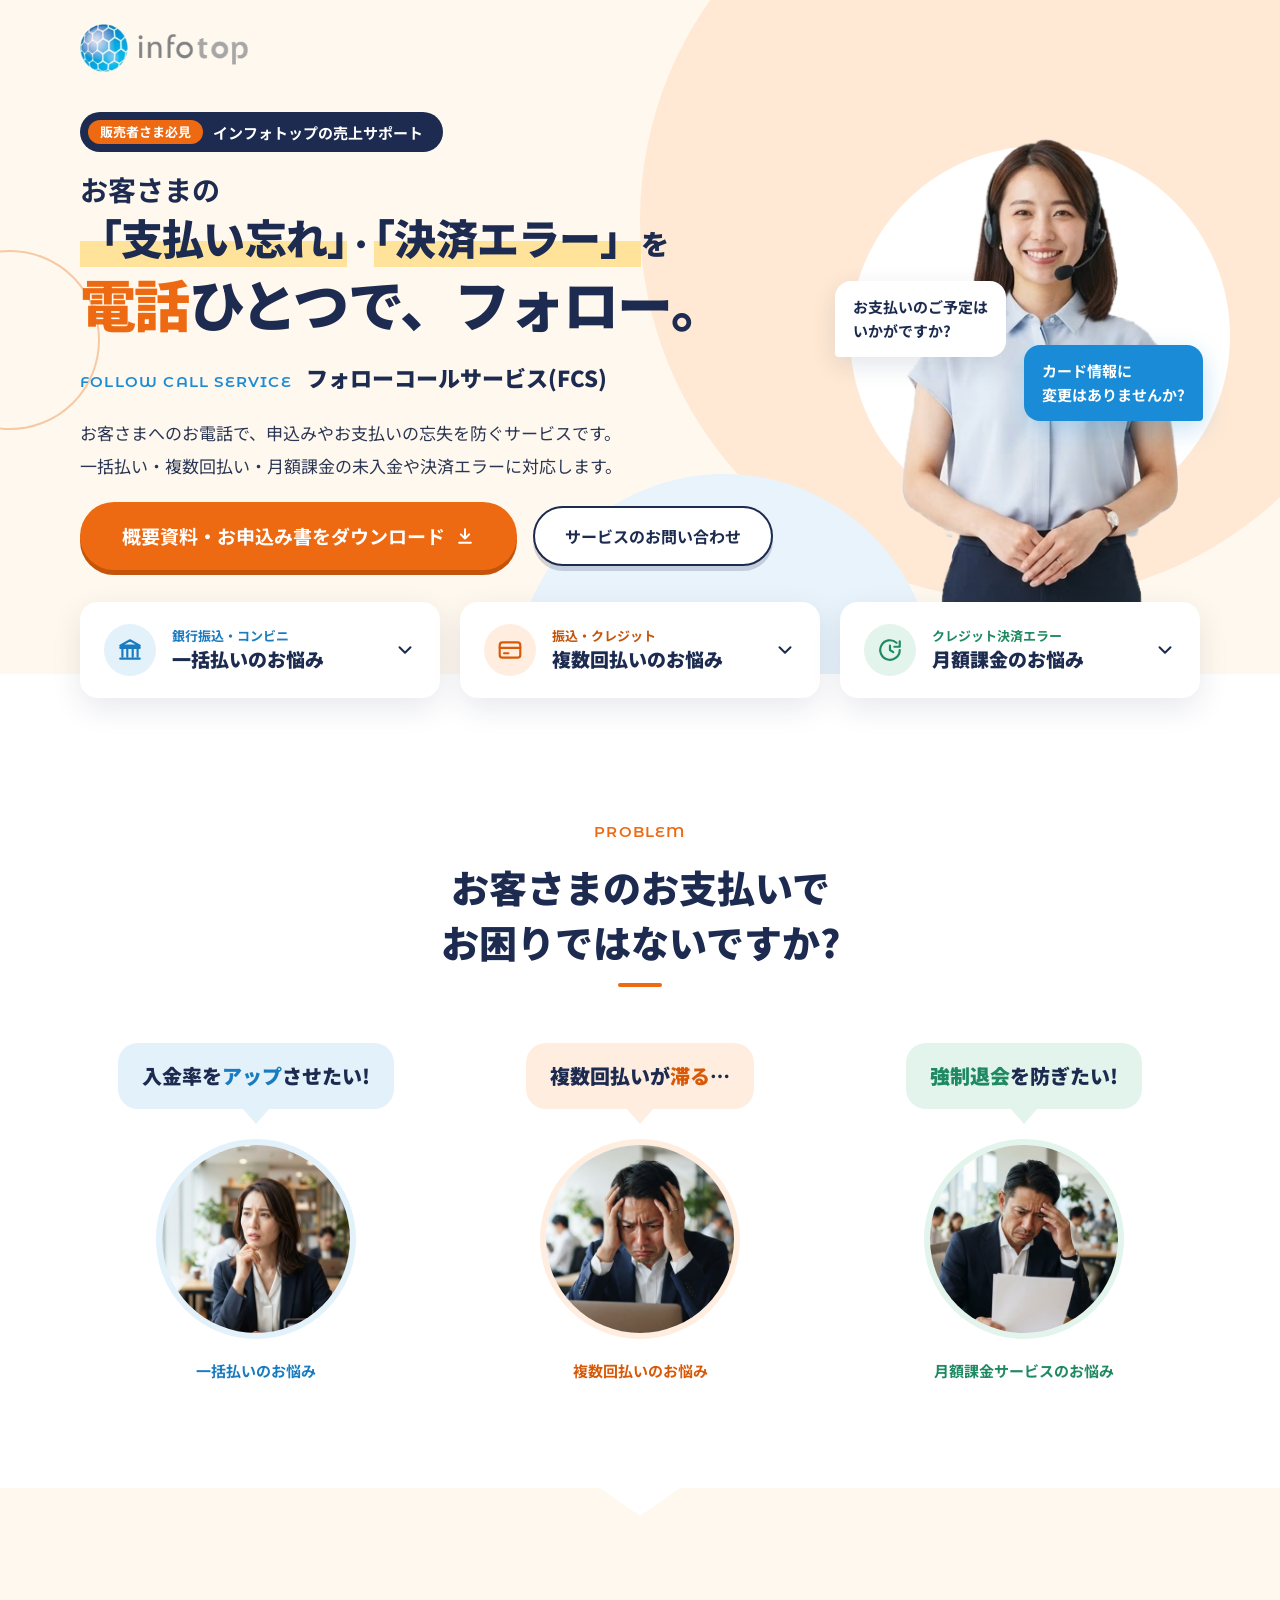
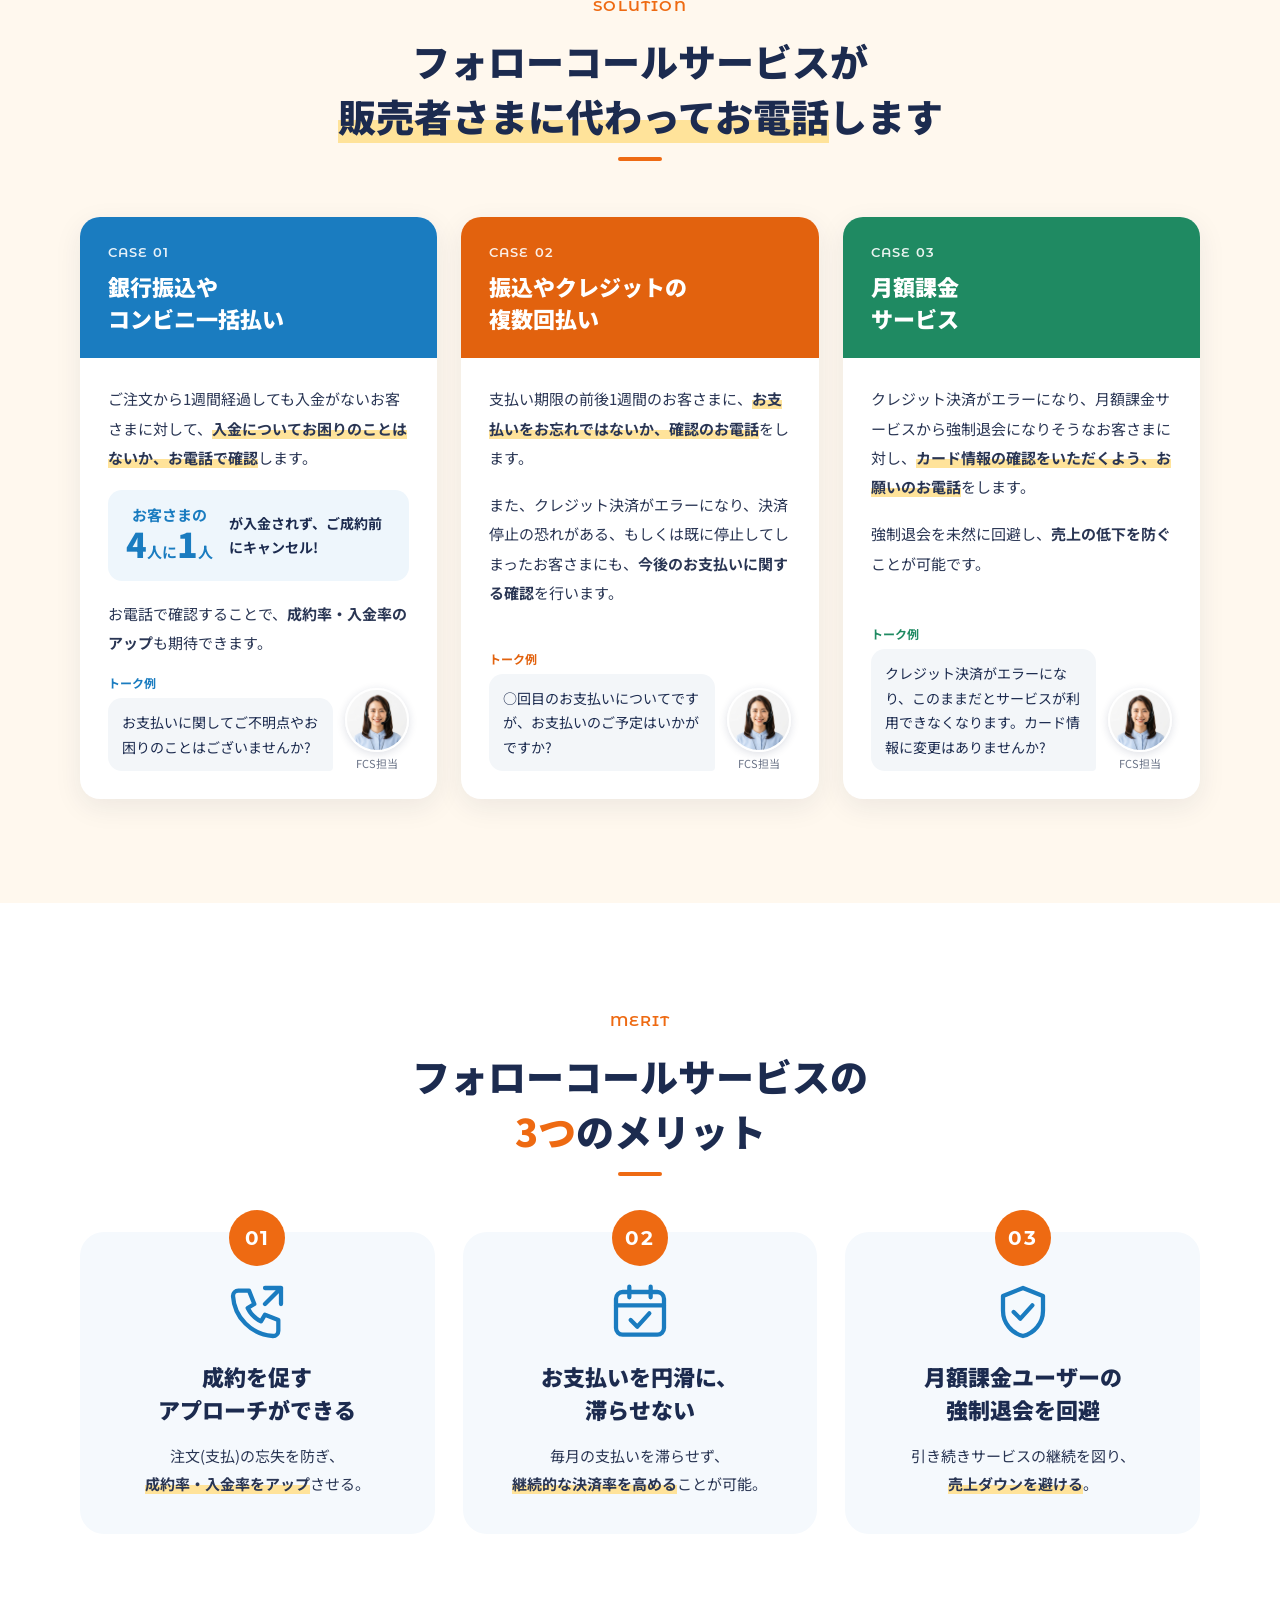
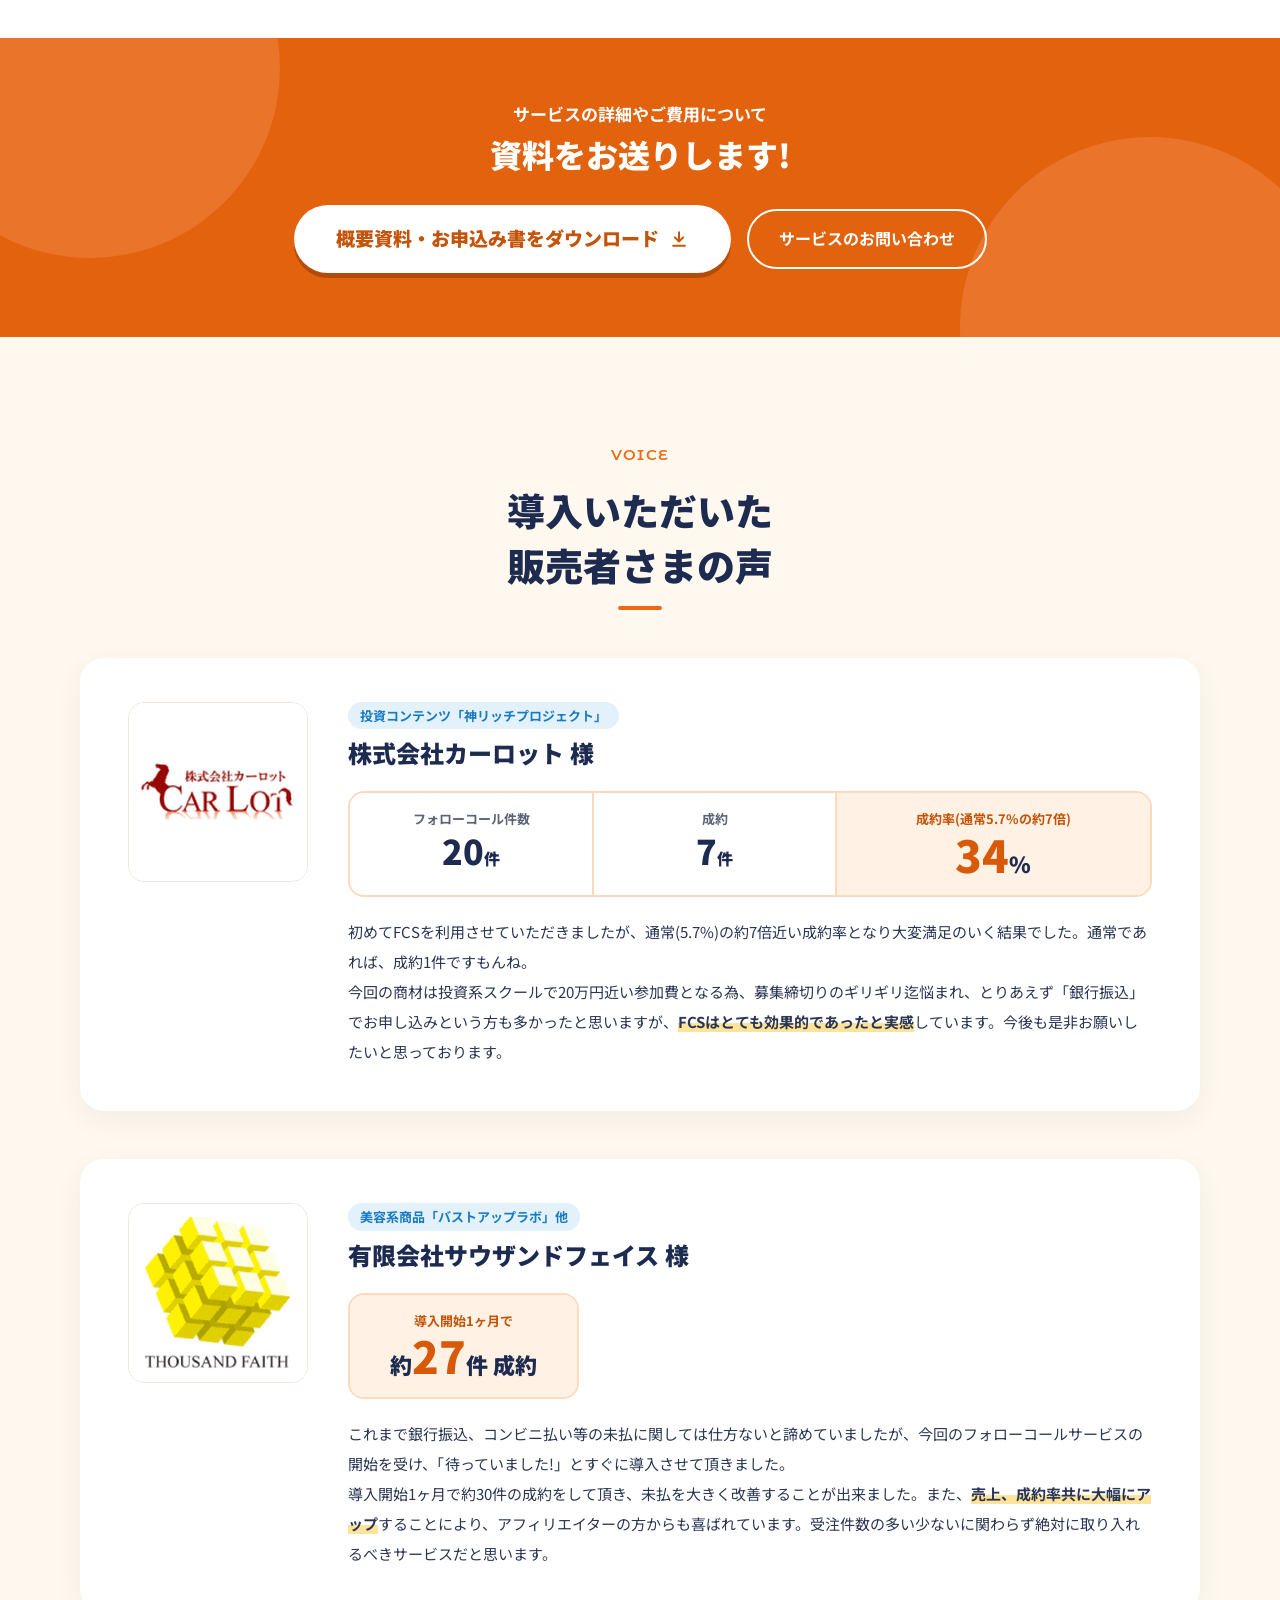
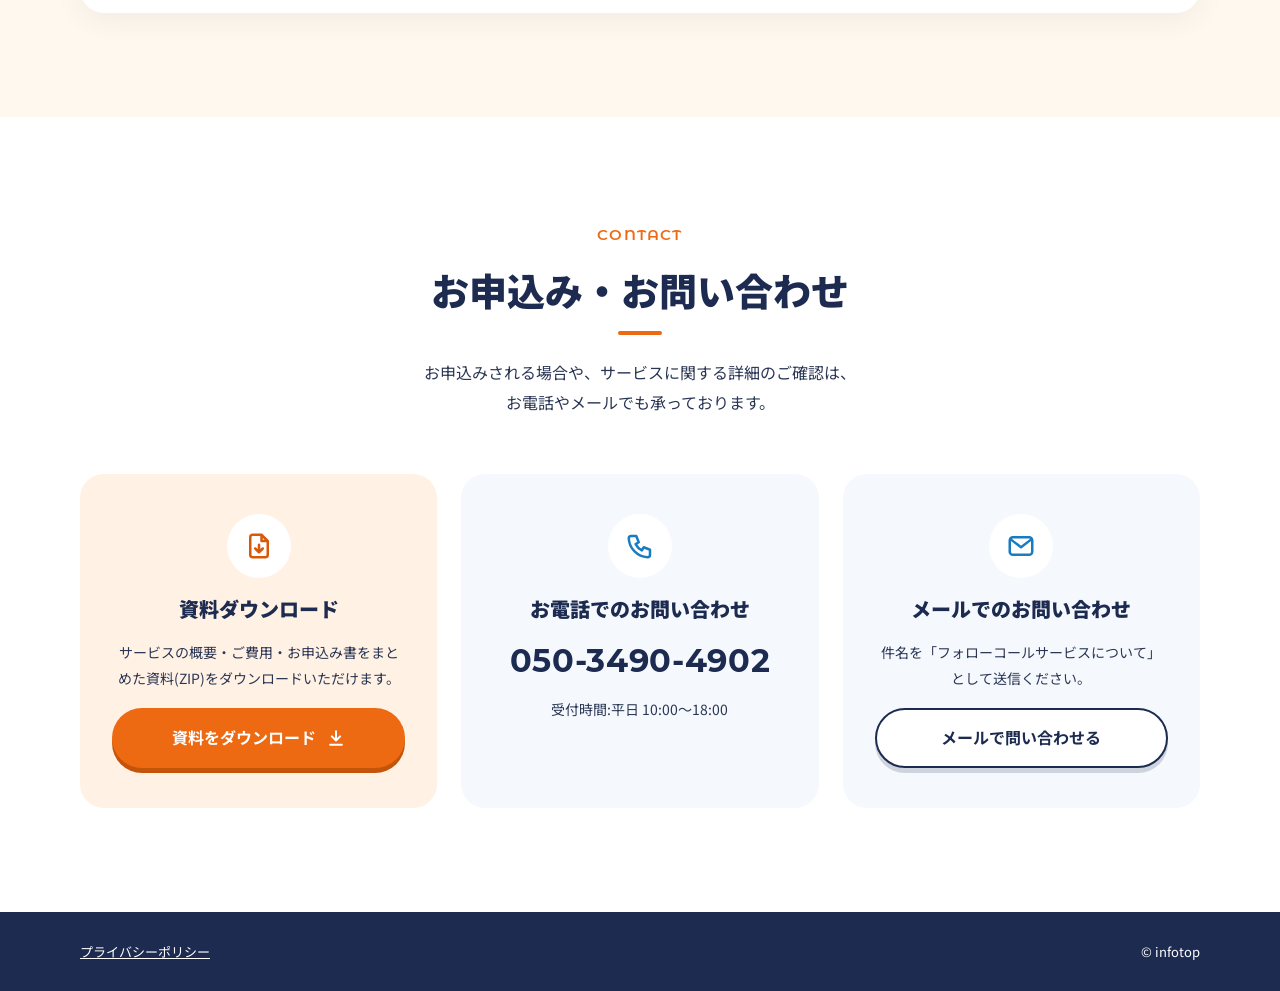
<file: infotop-followcall/index.html>
<!DOCTYPE html>
<!-- フォローコールサービス LP / 文言・画像・リンクの差し替え手順は README.txt を参照 -->
<html lang="ja">
<head>
<meta charset="UTF-8">
<meta name="viewport" content="width=device-width, initial-scale=1">
<title>フォローコールサービス(FCS)|未入金・決済エラーを電話でフォロー|インフォトップ</title>
<meta name="description" content="インフォトップの「フォローコールサービス(FCS)」は、販売者さまに代わってお客さまへお電話し、銀行振込・コンビニ払いの未入金、複数回払いの滞り、月額課金の決済エラーによる強制退会を防ぐサービスです。成約率・入金率アップに。資料ダウンロード受付中。">
<meta name="keywords" content="インフォトップ,infotop,フォローコールサービス,FCS,入金率,成約率,未入金,決済エラー,強制退会,販売者">
<meta name="robots" content="index,follow">
<meta name="format-detection" content="telephone=no">
<meta name="theme-color" content="#ee6a12">
<link rel="canonical" href="https://www.infotop.jp/html/followcall/">
<link rel="icon" href="https://www.infotop.jp/common/images/infoico.ico">

<!-- OGP -->
<meta property="og:type" content="website">
<meta property="og:locale" content="ja_JP">
<meta property="og:site_name" content="インフォトップ">
<meta property="og:title" content="フォローコールサービス(FCS)|未入金・決済エラーを電話でフォロー">
<meta property="og:description" content="販売者さまに代わってお客さまへお電話。未入金・複数回払いの滞り・月額課金の強制退会を防ぎ、成約率・入金率アップへ。">
<meta property="og:url" content="https://www.infotop.jp/html/followcall/">
<meta property="og:image" content="https://www.infotop.jp/html/followcall/images/ogp.jpg">
<meta property="og:image:width" content="1200">
<meta property="og:image:height" content="630">
<meta name="twitter:card" content="summary_large_image">
<meta name="twitter:title" content="フォローコールサービス(FCS)|未入金・決済エラーを電話でフォロー">
<meta name="twitter:description" content="販売者さまに代わってお客さまへお電話。未入金・複数回払いの滞り・月額課金の強制退会を防ぎ、成約率・入金率アップへ。">
<meta name="twitter:image" content="https://www.infotop.jp/html/followcall/images/ogp.jpg">

<link rel="preconnect" href="https://fonts.googleapis.com">
<link rel="preconnect" href="https://fonts.gstatic.com" crossorigin>
<link href="https://fonts.googleapis.com/css2?family=Montserrat+Alternates:wght@600;700&amp;family=Noto+Sans+JP:wght@400;700;900&amp;display=swap" rel="stylesheet">
<link rel="preload" as="image" href="images/fv_operator.png">
<link rel="stylesheet" href="css/style.css?v=4">
<script>if ('IntersectionObserver' in window) document.documentElement.classList.add('js');</script>

<script type="application/ld+json">
{
  "@context": "https://schema.org",
  "@type": "Service",
  "name": "フォローコールサービス(FCS)",
  "serviceType": "入金・決済フォローの電話代行",
  "description": "販売者さまに代わってお客さまへお電話し、銀行振込・コンビニ払いの未入金、複数回払いの滞り、月額課金の決済エラーによる強制退会を防ぐサービスです。",
  "url": "https://www.infotop.jp/html/followcall/",
  "areaServed": "JP",
  "provider": {
    "@type": "Organization",
    "name": "インフォトップ",
    "url": "https://www.infotop.jp/",
    "contactPoint": {
      "@type": "ContactPoint",
      "telephone": "+81-50-3490-4902",
      "email": "inquire@infotop.jp",
      "contactType": "customer service",
      "availableLanguage": "Japanese",
      "hoursAvailable": {
        "@type": "OpeningHoursSpecification",
        "dayOfWeek": ["Monday", "Tuesday", "Wednesday", "Thursday", "Friday"],
        "opens": "10:00",
        "closes": "18:00"
      }
    }
  }
}
</script>
</head>
<body>

<!-- ===== ヘッダー(ロゴのみ) ===== -->
<header class="site-header">
  <div class="container">
    <a class="site-header__logo" href="https://www.infotop.jp/" target="_blank" rel="noopener">
      <img src="images/logo.png" alt="infotop(インフォトップ)" width="239" height="68">
    </a>
  </div>
</header>

<main id="top">

  <!-- ===== ファーストビュー ===== -->
  <section class="hero" aria-labelledby="hero-title">
    <div class="hero__deco" aria-hidden="true"><span></span><span></span><span></span></div>
    <div class="container hero__inner">
      <div class="hero__copy">
        <p class="hero__label" data-hero><span>販売者さま必見</span>インフォトップの売上サポート</p>
        <h1 class="hero__title" id="hero-title" data-hero>
          <span class="hero__title-lead">お客さまの</span>
          <span class="hero__title-mid"><span class="marker">「支払い忘れ」</span><small>・</small><br class="u-sp"><span class="marker">「決済エラー」</span><small>を</small></span>
          <span class="hero__title-main"><em>電話</em>ひとつで、<br class="u-sp">フォロー。</span>
        </h1>
        <p class="hero__name" data-hero><span class="en">FOLLOW CALL SERVICE</span><strong>フォローコールサービス(FCS)</strong></p>
        <p class="hero__text" data-hero>お客さまへのお電話で、申込みやお支払いの忘失を防ぐサービスです。<br class="u-pc">一括払い・複数回払い・月額課金の未入金や決済エラーに対応します。</p>
        <ul class="hero__cta btn-group" data-hero>
          <li><a class="btn btn--primary btn--lg" href="#download">概要資料・お申込み書をダウンロード<svg class="btn__icon" viewBox="0 0 24 24" aria-hidden="true"><path d="M12 4v11M7 10l5 5 5-5M5 20h14"/></svg></a></li>
          <li><a class="btn btn--outline" href="#contact">サービスのお問い合わせ</a></li>
        </ul>
      </div>
      <figure class="hero__visual">
        <span class="hero__circle" aria-hidden="true"></span>
        <img class="hero__operator" src="images/fv_operator.png" alt="ヘッドセットを付けたフォローコールサービスのオペレーター" width="324" height="513">
        <p class="hero__bubble hero__bubble--1" aria-hidden="true">お支払いのご予定は<br>いかがですか?</p>
        <p class="hero__bubble hero__bubble--2" aria-hidden="true">カード情報に<br>変更はありませんか?</p>
      </figure>
    </div>
  </section>

  <!-- ===== お悩み別ジャンプ(ページ内リンク) ===== -->
  <nav class="case-nav" aria-label="お悩み別メニュー">
    <ul class="container case-nav__list">
      <li><a class="case-nav__item case-nav__item--blue" href="#case1">
        <span class="case-nav__icon"><svg viewBox="0 0 24 24" aria-hidden="true"><path d="M3 10h18M5 10v8M9.5 10v8M14.5 10v8M19 10v8M3 20h18M12 3l9 5H3z"/></svg></span>
        <span class="case-nav__text"><small>銀行振込・コンビニ</small>一括払いの<br class="u-sp">お悩み</span>
        <svg class="case-nav__arrow" viewBox="0 0 24 24" aria-hidden="true"><path d="m6 9 6 6 6-6"/></svg>
      </a></li>
      <li><a class="case-nav__item case-nav__item--orange" href="#case2">
        <span class="case-nav__icon"><svg viewBox="0 0 24 24" aria-hidden="true"><rect x="2.5" y="5" width="19" height="14" rx="2.5"/><path d="M2.5 10h19M6.5 15h4"/></svg></span>
        <span class="case-nav__text"><small>振込・クレジット</small>複数回払いの<br class="u-sp">お悩み</span>
        <svg class="case-nav__arrow" viewBox="0 0 24 24" aria-hidden="true"><path d="m6 9 6 6 6-6"/></svg>
      </a></li>
      <li><a class="case-nav__item case-nav__item--green" href="#case3">
        <span class="case-nav__icon"><svg viewBox="0 0 24 24" aria-hidden="true"><path d="M21 12a9 9 0 1 1-3-6.7M21 4v5h-5M12 8v4l3 2"/></svg></span>
        <span class="case-nav__text"><small>クレジット決済エラー</small>月額課金の<br class="u-sp">お悩み</span>
        <svg class="case-nav__arrow" viewBox="0 0 24 24" aria-hidden="true"><path d="m6 9 6 6 6-6"/></svg>
      </a></li>
    </ul>
  </nav>

  <!-- ===== お悩み提起 ===== -->
  <section class="section problem" aria-labelledby="problem-title">
    <div class="container">
      <header class="section-head" data-reveal>
        <p class="section-head__en">PROBLEM</p>
        <h2 class="section-head__title" id="problem-title">お客さまのお支払いで<br>お困りではないですか?</h2>
      </header>
      <ul class="problem__list">
        <li class="problem__item problem__item--blue" data-reveal>
          <p class="problem__bubble">入金率を<em>アップ</em>させたい!</p>
          <img class="problem__photo" src="images/persona_01.jpg" alt="考え込む女性の販売者" width="400" height="400" loading="lazy">
          <p class="problem__tag">一括払いのお悩み</p>
        </li>
        <li class="problem__item problem__item--orange" data-reveal>
          <p class="problem__bubble">複数回払いが<em>滞る</em>…</p>
          <img class="problem__photo" src="images/persona_02.jpg" alt="頭を抱える男性の販売者" width="400" height="400" loading="lazy">
          <p class="problem__tag">複数回払いのお悩み</p>
        </li>
        <li class="problem__item problem__item--green" data-reveal>
          <p class="problem__bubble"><em>強制退会</em>を防ぎたい!</p>
          <img class="problem__photo" src="images/persona_03.jpg" alt="書類を前に困る男性の販売者" width="400" height="400" loading="lazy">
          <p class="problem__tag">月額課金サービスのお悩み</p>
        </li>
      </ul>
    </div>
  </section>

  <!-- ===== 解決:3つのケース ===== -->
  <section class="section solution" aria-labelledby="solution-title">
    <div class="container">
      <header class="section-head" data-reveal>
        <p class="section-head__en">SOLUTION</p>
        <h2 class="section-head__title" id="solution-title">フォローコールサービスが<br><span class="marker">販売者さまに代わって<br class="u-sp">お電話</span>します</h2>
      </header>
      <ul class="case-list">

        <!-- ▼▼▼ ケース 1 ここから -->
        <li data-reveal>
          <article class="case-card case-card--blue" id="case1" aria-labelledby="case1-title">
            <header class="case-card__head">
              <p class="case-card__num en">CASE 01</p>
              <h3 class="case-card__title" id="case1-title">銀行振込や<br class="u-pc">コンビニ一括払い</h3>
            </header>
            <div class="case-card__body">
              <p>ご注文から1週間経過しても入金がないお客さまに対して、<strong class="marker">入金についてお困りのことはないか、お電話で確認</strong>します。</p>
              <p class="case-card__stat"><span class="case-card__stat-num">お客さまの<br><b>4</b>人に<b>1</b>人</span><span>が入金されず、ご成約前にキャンセル!</span></p>
              <p>お電話で確認することで、<strong>成約率・入金率のアップ</strong>も期待できます。</p>
              <div class="talk">
                <div class="talk__text">
                  <p class="talk__label">トーク例</p>
                  <p class="talk__bubble">お支払いに関してご不明点やお困りのことはございませんか?</p>
                </div>
                <figure class="talk__op"><img src="images/talk_operator.png" alt="" width="128" height="128" loading="lazy"><figcaption>FCS担当</figcaption></figure>
              </div>
            </div>
          </article>
        </li>
        <!-- ▲▲▲ ケース 1 ここまで -->

        <!-- ▼▼▼ ケース 2 ここから -->
        <li data-reveal>
          <article class="case-card case-card--orange" id="case2" aria-labelledby="case2-title">
            <header class="case-card__head">
              <p class="case-card__num en">CASE 02</p>
              <h3 class="case-card__title" id="case2-title">振込やクレジットの<br class="u-pc">複数回払い</h3>
            </header>
            <div class="case-card__body">
              <p>支払い期限の前後1週間のお客さまに、<strong class="marker">お支払いをお忘れではないか、確認のお電話</strong>をします。</p>
              <p>また、クレジット決済がエラーになり、決済停止の恐れがある、もしくは既に停止してしまったお客さまにも、<strong>今後のお支払いに関する確認</strong>を行います。</p>
              <div class="talk">
                <div class="talk__text">
                  <p class="talk__label">トーク例</p>
                  <p class="talk__bubble">○回目のお支払いについてですが、お支払いのご予定はいかがですか?</p>
                </div>
                <figure class="talk__op"><img src="images/talk_operator.png" alt="" width="128" height="128" loading="lazy"><figcaption>FCS担当</figcaption></figure>
              </div>
            </div>
          </article>
        </li>
        <!-- ▲▲▲ ケース 2 ここまで -->

        <!-- ▼▼▼ ケース 3 ここから -->
        <li data-reveal>
          <article class="case-card case-card--green" id="case3" aria-labelledby="case3-title">
            <header class="case-card__head">
              <p class="case-card__num en">CASE 03</p>
              <h3 class="case-card__title" id="case3-title">月額課金<br class="u-pc">サービス</h3>
            </header>
            <div class="case-card__body">
              <p>クレジット決済がエラーになり、月額課金サービスから強制退会になりそうなお客さまに対し、<strong class="marker">カード情報の確認をいただくよう、お願いのお電話</strong>をします。</p>
              <p>強制退会を未然に回避し、<strong>売上の低下を防ぐ</strong>ことが可能です。</p>
              <div class="talk">
                <div class="talk__text">
                  <p class="talk__label">トーク例</p>
                  <p class="talk__bubble">クレジット決済がエラーになり、このままだとサービスが利用できなくなります。カード情報に変更はありませんか?</p>
                </div>
                <figure class="talk__op"><img src="images/talk_operator.png" alt="" width="128" height="128" loading="lazy"><figcaption>FCS担当</figcaption></figure>
              </div>
            </div>
          </article>
        </li>
        <!-- ▲▲▲ ケース 3 ここまで -->

      </ul>
    </div>
  </section>

  <!-- ===== 3つのメリット ===== -->
  <section class="section merit" aria-labelledby="merit-title">
    <div class="container">
      <header class="section-head" data-reveal>
        <p class="section-head__en">MERIT</p>
        <h2 class="section-head__title" id="merit-title">フォローコールサービスの<br><em>3つ</em>のメリット</h2>
      </header>
      <ol class="merit__list">
        <li class="merit__item" data-reveal>
          <span class="merit__num en" aria-hidden="true">01</span>
          <svg class="merit__icon" viewBox="0 0 24 24" aria-hidden="true"><path d="M5 4h4l2 5-2.5 1.5a11 11 0 0 0 5 5L15 13l5 2v4a2 2 0 0 1-2 2A16 16 0 0 1 3 6a2 2 0 0 1 2-2M15 3h6v6M21 3l-6 6"/></svg>
          <div class="merit__body">
            <h3 class="merit__title">成約を促す<br class="u-pc">アプローチができる</h3>
            <p>注文(支払)の忘失を防ぎ、<br class="u-pc"><strong class="marker">成約率・入金率をアップ</strong>させる。</p>
          </div>
        </li>
        <li class="merit__item" data-reveal>
          <span class="merit__num en" aria-hidden="true">02</span>
          <svg class="merit__icon" viewBox="0 0 24 24" aria-hidden="true"><rect x="3" y="4.5" width="18" height="16" rx="2.5"/><path d="M3 9.5h18M8 2.5v4M16 2.5v4M8.5 15l2.5 2.5 4.5-5"/></svg>
          <div class="merit__body">
            <h3 class="merit__title">お支払いを円滑に、<br class="u-pc">滞らせない</h3>
            <p>毎月の支払いを滞らせず、<br class="u-pc"><strong class="marker">継続的な決済率を高める</strong>ことが可能。</p>
          </div>
        </li>
        <li class="merit__item" data-reveal>
          <span class="merit__num en" aria-hidden="true">03</span>
          <svg class="merit__icon" viewBox="0 0 24 24" aria-hidden="true"><path d="M12 3 4.5 6v5.5c0 4.6 3.2 8.4 7.5 9.5 4.3-1.1 7.5-4.9 7.5-9.5V6zM8.5 12l2.5 2.5 4.5-5"/></svg>
          <div class="merit__body">
            <h3 class="merit__title">月額課金ユーザーの<br class="u-pc">強制退会を回避</h3>
            <p>引き続きサービスの継続を図り、<br class="u-pc"><strong class="marker">売上ダウンを避ける</strong>。</p>
          </div>
        </li>
      </ol>
    </div>
  </section>

  <!-- ===== 中間CTA ===== -->
  <section class="cta-band" aria-labelledby="cta-band-title">
    <div class="cta-band__deco" aria-hidden="true"><span></span><span></span></div>
    <div class="container cta-band__inner" data-reveal>
      <h2 class="cta-band__title" id="cta-band-title"><small>サービスの詳細やご費用について</small>資料をお送りします!</h2>
      <ul class="btn-group btn-group--center">
        <li><a class="btn btn--white btn--lg" href="#download">概要資料・お申込み書をダウンロード<svg class="btn__icon" viewBox="0 0 24 24" aria-hidden="true"><path d="M12 4v11M7 10l5 5 5-5M5 20h14"/></svg></a></li>
        <li><a class="btn btn--ghost" href="#contact">サービスのお問い合わせ</a></li>
      </ul>
    </div>
  </section>

  <!-- ===== 導入事例 ===== -->
  <section class="section voice" aria-labelledby="voice-title">
    <div class="container">
      <header class="section-head" data-reveal>
        <p class="section-head__en">VOICE</p>
        <h2 class="section-head__title" id="voice-title">導入いただいた<br>販売者さまの声</h2>
      </header>

      <!-- ▼▼▼ 導入事例 1 ここから -->
      <article class="voice-card" data-reveal aria-labelledby="voice1-title">
        <figure class="voice-card__logo"><img src="images/voice_logo_carlot.png" alt="株式会社カーロット ロゴ" width="320" height="320" loading="lazy"></figure>
        <div class="voice-card__body">
          <header class="voice-card__head">
            <p class="voice-card__item">投資コンテンツ「神リッチプロジェクト」</p>
            <h3 class="voice-card__name" id="voice1-title">株式会社カーロット 様</h3>
          </header>
          <dl class="voice-card__stats">
            <div><dt>フォローコール件数</dt><dd><span data-count="20">20</span><small>件</small></dd></div>
            <div><dt>成約</dt><dd><span data-count="7">7</span><small>件</small></dd></div>
            <div class="is-strong"><dt>成約率<span class="u-pc">(通常5.7%の約7倍)</span></dt><dd><span data-count="35">35</span><small>%</small></dd></div>
          </dl>
          <p class="voice-card__note u-sp">※通常(5.7%)の約7倍</p>
          <blockquote class="voice-card__quote">
            <p>初めてFCSを利用させていただきましたが、通常(5.7%)の約7倍近い成約率となり大変満足のいく結果でした。通常であれば、成約1件ですもんね。<br>今回の商材は投資系スクールで20万円近い参加費となる為、募集締切りのギリギリ迄悩まれ、とりあえず「銀行振込」でお申し込みという方も多かったと思いますが、<strong class="marker">FCSはとても効果的であったと実感</strong>しています。今後も是非お願いしたいと思っております。</p>
          </blockquote>
        </div>
      </article>
      <!-- ▲▲▲ 導入事例 1 ここまで -->

      <!-- ▼▼▼ 導入事例 2 ここから -->
      <article class="voice-card" data-reveal aria-labelledby="voice2-title">
        <figure class="voice-card__logo"><img src="images/voice_logo_thousandfaith.png" alt="有限会社サウザンドフェイス ロゴ" width="320" height="320" loading="lazy"></figure>
        <div class="voice-card__body">
          <header class="voice-card__head">
            <p class="voice-card__item">美容系商品「バストアップラボ」他</p>
            <h3 class="voice-card__name" id="voice2-title">有限会社サウザンドフェイス 様</h3>
          </header>
          <dl class="voice-card__stats voice-card__stats--single">
            <div class="is-strong"><dt>導入開始1ヶ月で</dt><dd><small>約</small><span data-count="30">30</span><small>件 成約</small></dd></div>
          </dl>
          <blockquote class="voice-card__quote">
            <p>これまで銀行振込、コンビニ払い等の未払に関しては仕方ないと諦めていましたが、今回のフォローコールサービスの開始を受け、「待っていました!」とすぐに導入させて頂きました。<br>導入開始1ヶ月で約30件の成約をして頂き、未払を大きく改善することが出来ました。また、<strong class="marker">売上、成約率共に大幅にアップ</strong>することにより、アフィリエイターの方からも喜ばれています。受注件数の多い少ないに関わらず絶対に取り入れるべきサービスだと思います。</p>
          </blockquote>
        </div>
      </article>
      <!-- ▲▲▲ 導入事例 2 ここまで -->

    </div>
  </section>

  <!-- ===== お申込み・お問い合わせ ===== -->
  <section class="section contact" id="contact" aria-labelledby="contact-title">
    <div class="container">
      <header class="section-head" data-reveal>
        <p class="section-head__en">CONTACT</p>
        <h2 class="section-head__title" id="contact-title">お申込み・お問い合わせ</h2>
        <p class="section-head__lead">お申込みされる場合や、サービスに関する詳細のご確認は、<br class="u-pc">お電話やメールでも承っております。</p>
      </header>
      <ul class="contact__list">
        <li class="contact__card contact__card--download" id="download" data-reveal>
          <span class="contact__icon"><svg viewBox="0 0 24 24" aria-hidden="true"><path d="M14 3H7a2 2 0 0 0-2 2v14a2 2 0 0 0 2 2h10a2 2 0 0 0 2-2V8zM14 3v5h5M12 11v6M9 14l3 3 3-3"/></svg></span>
          <h3 class="contact__title">資料ダウンロード</h3>
          <p>サービスの概要・ご費用・お申込み書をまとめた資料(ZIP)をダウンロードいただけます。</p>
          <!-- 資料ZIPのURL:差し替え時はここ(README.txt 参照) -->
          <a class="btn btn--primary btn--block" href="https://www.infotop.jp/html/followcall/231201_followcall_fcs.zip" download>資料をダウンロード<svg class="btn__icon" viewBox="0 0 24 24" aria-hidden="true"><path d="M12 4v11M7 10l5 5 5-5M5 20h14"/></svg></a>
        </li>
        <li class="contact__card" data-reveal>
          <span class="contact__icon contact__icon--blue"><svg viewBox="0 0 24 24" aria-hidden="true"><path d="M5 4h4l2 5-2.5 1.5a11 11 0 0 0 5 5L15 13l5 2v4a2 2 0 0 1-2 2A16 16 0 0 1 3 6a2 2 0 0 1 2-2"/></svg></span>
          <h3 class="contact__title">お電話でのお問い合わせ</h3>
          <a class="contact__tel en" href="tel:05034904902">050-3490-4902</a>
          <p class="contact__hours">受付時間:平日 10:00〜18:00<span class="u-sp">(タップで発信)</span></p>
        </li>
        <li class="contact__card" data-reveal>
          <span class="contact__icon contact__icon--blue"><svg viewBox="0 0 24 24" aria-hidden="true"><rect x="3" y="5" width="18" height="14" rx="2.5"/><path d="m3.5 6.5 8.5 6.5 8.5-6.5"/></svg></span>
          <h3 class="contact__title">メールでのお問い合わせ</h3>
          <p>件名を「フォローコールサービスについて」として送信ください。</p>
          <a class="btn btn--outline btn--block" href="mailto:inquire@infotop.jp?subject=%E3%83%95%E3%82%A9%E3%83%AD%E3%83%BC%E3%82%B3%E3%83%BC%E3%83%AB%E3%82%B5%E3%83%BC%E3%83%93%E3%82%B9%E3%81%AB%E3%81%A4%E3%81%84%E3%81%A6">メールで問い合わせる</a>
        </li>
      </ul>
    </div>
  </section>

</main>

<!-- ===== フッター ===== -->
<footer class="site-footer">
  <div class="container site-footer__inner">
    <a href="https://first-penguin.co.jp/company/privacy" target="_blank" rel="noopener">プライバシーポリシー</a>
    <p><small>&copy; infotop</small></p>
  </div>
</footer>

<!-- ===== SP追従CTA(FV通過後に表示) ===== -->
<div class="fixed-cta" aria-hidden="true">
  <a class="btn btn--primary" href="#download" tabindex="-1">資料ダウンロード<svg class="btn__icon" viewBox="0 0 24 24" aria-hidden="true"><path d="M12 4v11M7 10l5 5 5-5M5 20h14"/></svg></a>
  <a class="btn btn--outline" href="tel:05034904902" tabindex="-1"><svg class="btn__icon" viewBox="0 0 24 24" aria-hidden="true"><path d="M5 4h4l2 5-2.5 1.5a11 11 0 0 0 5 5L15 13l5 2v4a2 2 0 0 1-2 2A16 16 0 0 1 3 6a2 2 0 0 1 2-2"/></svg>電話する</a>
</div>

<script src="js/main.js?v=1" defer></script>
</body>
</html>
</file>
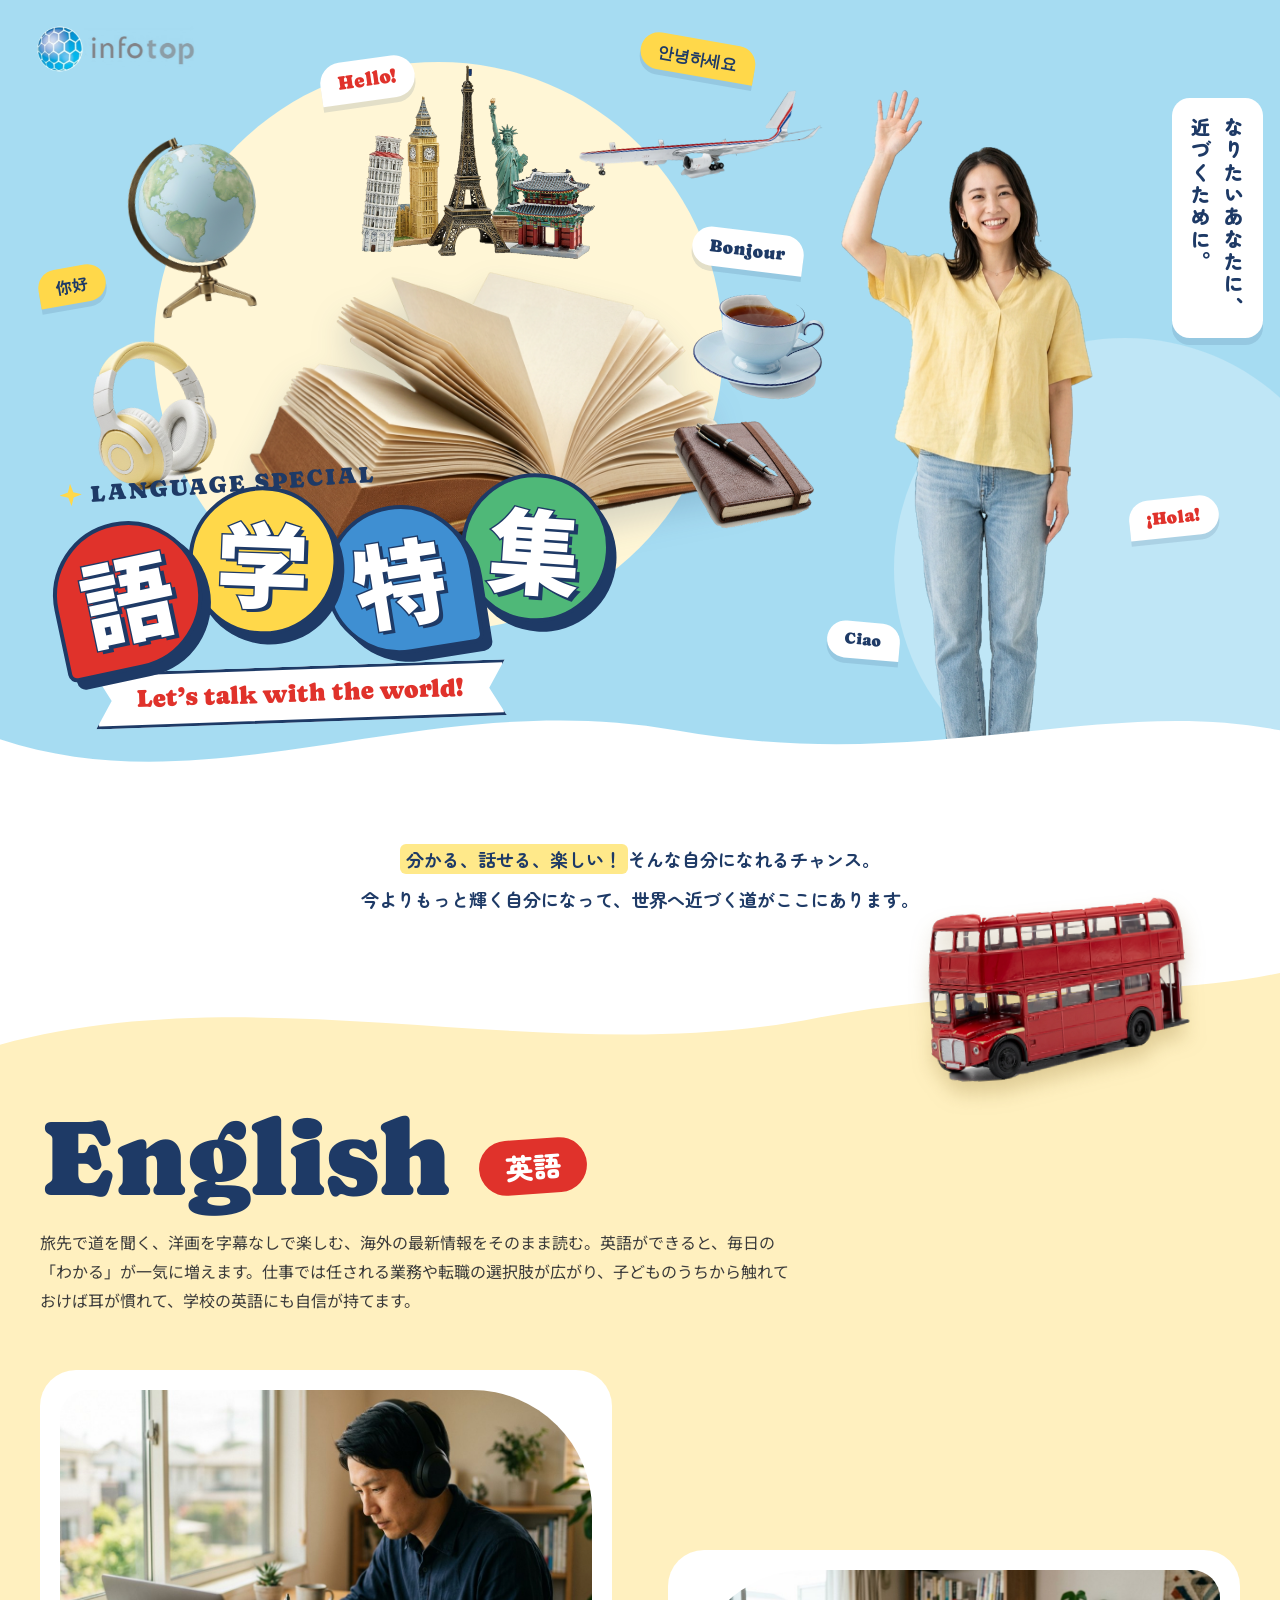
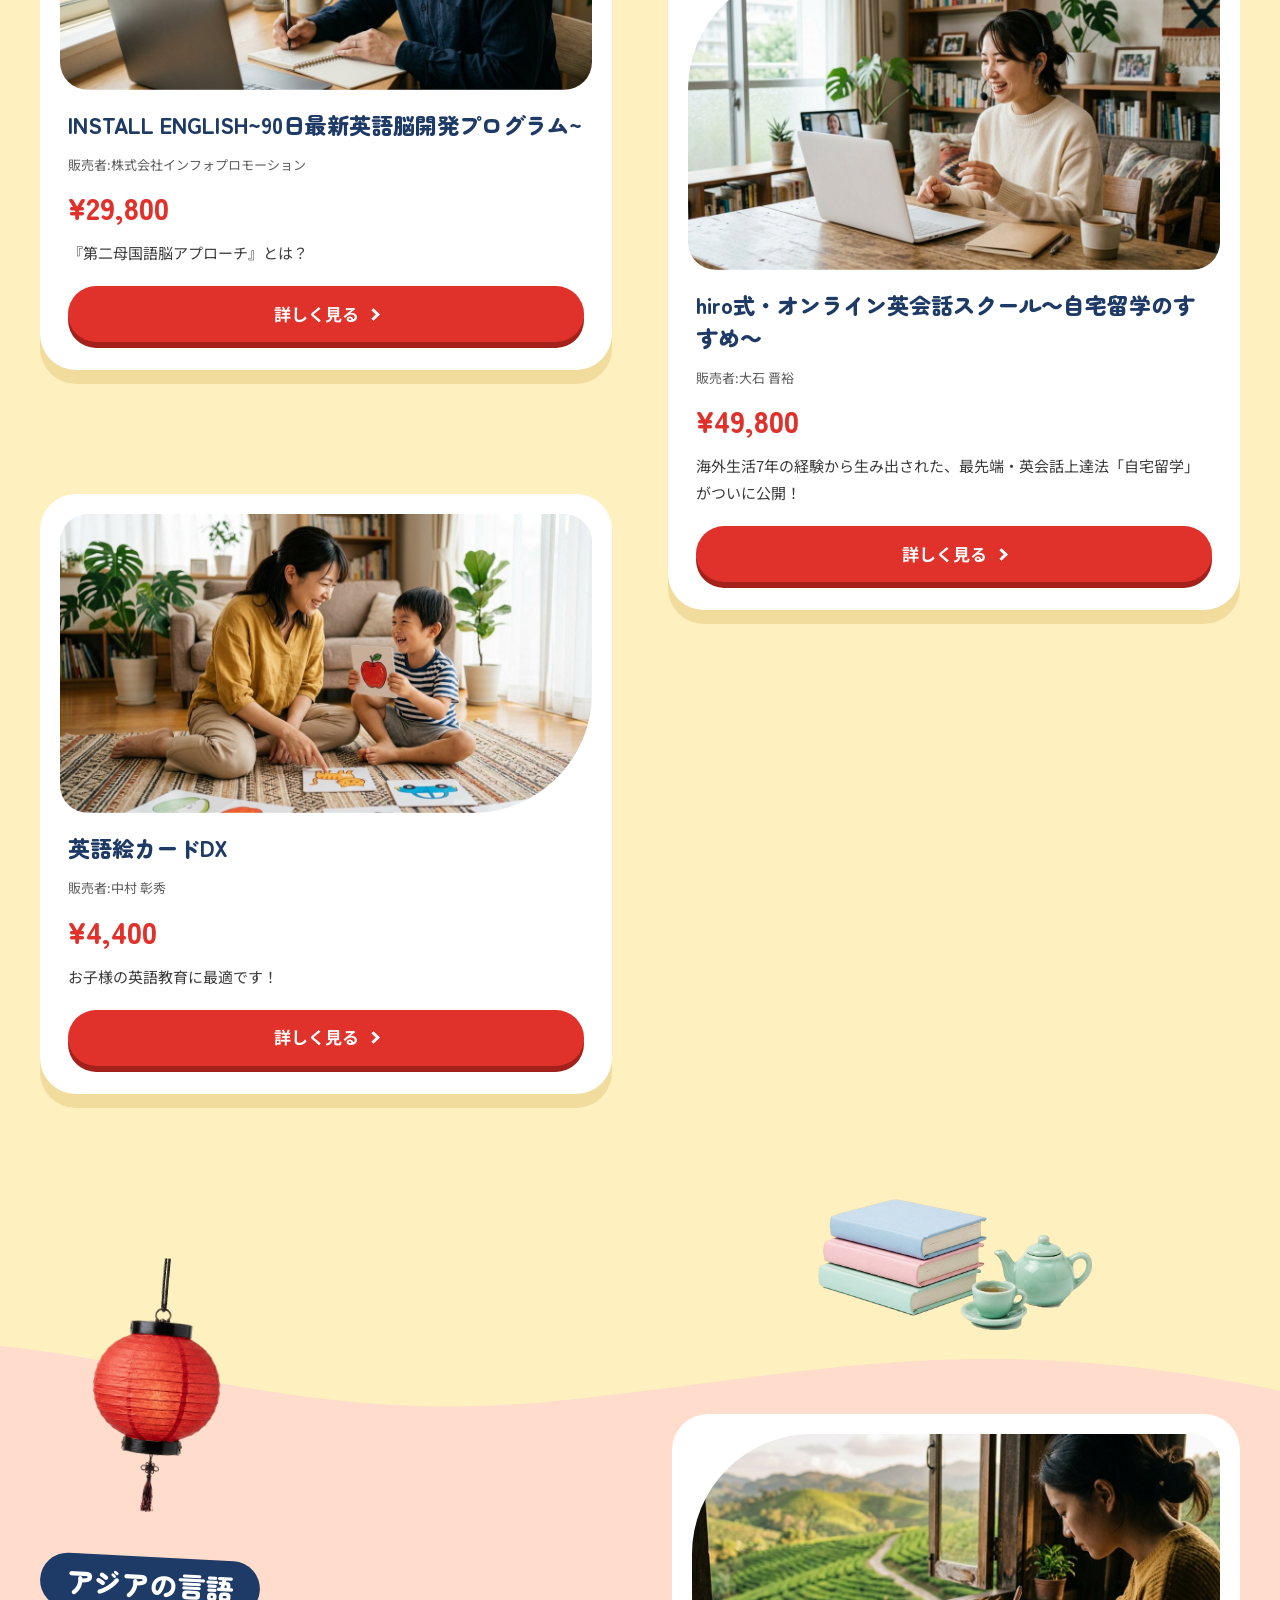
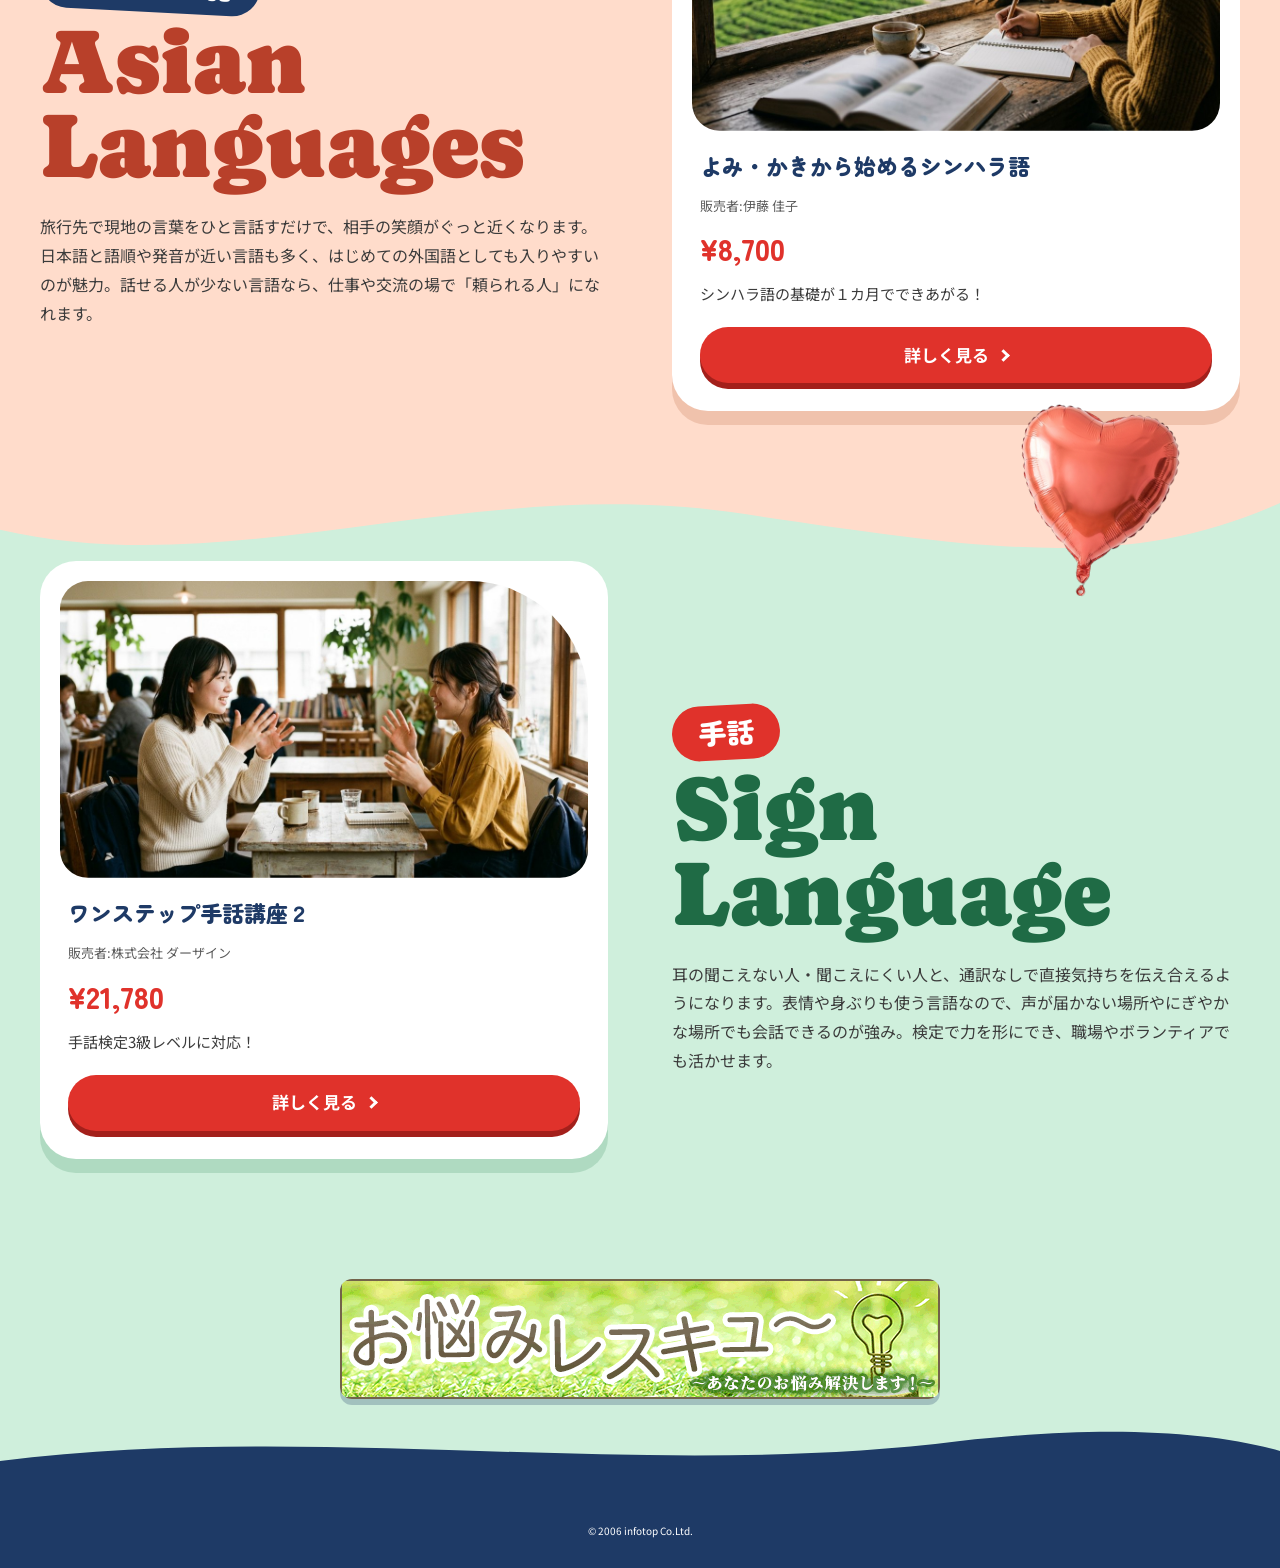
<file: language/index.html>
<!DOCTYPE html>
<!--
  語学特集 | インフォトップ
  商品の追加・削除・並べ替えなど、更新の手順は README.txt を参照してください。
-->
<html lang="ja">
<head>
<meta charset="UTF-8">
<meta name="viewport" content="width=device-width, initial-scale=1">
<title>語学特集 | インフォトップ</title>
<meta name="description" content="分かる、話せる、楽しい！そんな自分になれるチャンス。今よりもっと輝く自分になって、世界へ近づく道がここにあります。">
<meta property="og:title" content="語学特集 | インフォトップ">
<meta property="og:description" content="分かる、話せる、楽しい！そんな自分になれるチャンス。今よりもっと輝く自分になって、世界へ近づく道がここにあります。">
<meta property="og:type" content="website">
<link rel="preconnect" href="https://fonts.googleapis.com">
<link rel="preconnect" href="https://fonts.gstatic.com" crossorigin>
<link href="https://fonts.googleapis.com/css2?family=Caprasimo&family=Mochiy+Pop+One&family=Zen+Maru+Gothic:wght@500;700;900&family=Noto+Sans+JP:wght@400;500;700&display=swap" rel="stylesheet">
<link rel="stylesheet" href="css/style.css">
</head>
<body>

<!-- ================= ヘッダー(ロゴのみ) ================= -->
<header class="site-header">
  <a class="site-header__logo" href="https://www.infotop.jp/" target="_blank" rel="noopener">
    <img src="images/logo.png" alt="infotop(インフォトップ)" width="244" height="74">
  </a>
</header>

<main>

  <!-- ================= ヒーロー ================= -->
  <section class="hero" aria-labelledby="hero-title">
    <div class="hero__stage">
      <span class="hero__circle hero__circle--1" aria-hidden="true"></span>
      <span class="hero__circle hero__circle--2" aria-hidden="true"></span>

      <!-- 本からあふれ出す小物(装飾) -->
      <img class="hero__item hero__item--landmarks" src="images/obj_landmarks.png" alt="" aria-hidden="true">
      <img class="hero__item hero__item--book" src="images/fv_book.png" alt="" aria-hidden="true">
      <img class="hero__item hero__item--globe" src="images/obj_globe.png" alt="" aria-hidden="true">
      <img class="hero__item hero__item--airplane" src="images/obj_airplane.png" alt="" aria-hidden="true">
      <img class="hero__item hero__item--teacup" src="images/obj_teacup.png" alt="" aria-hidden="true">
      <img class="hero__item hero__item--headphones" src="images/obj_headphones.png" alt="" aria-hidden="true">
      <img class="hero__item hero__item--notebook" src="images/obj_notebook.png" alt="" aria-hidden="true">

      <div class="hero__person">
        <img src="images/fv_person.png" alt="笑顔で手を振る女性" width="425" height="1173">
      </div>

      <!-- 各国語のあいさつ(装飾) -->
      <ul class="hero__bubbles" aria-hidden="true">
        <li class="bubble bubble--hello" lang="en">Hello!</li>
        <li class="bubble bubble--bonjour" lang="fr">Bonjour</li>
        <li class="bubble bubble--annyeong bubble--yellow" lang="ko">안녕하세요</li>
        <li class="bubble bubble--hola" lang="es">¡Hola!</li>
        <li class="bubble bubble--nihao bubble--yellow" lang="zh">你好</li>
        <li class="bubble bubble--ciao" lang="it">Ciao</li>
      </ul>

      <p class="hero__catch">なりたいあなたに、<br>近づくために。</p>

      <h1 class="hero-title" id="hero-title">
        <span class="hero-title__sub" lang="en" aria-hidden="true">LANGUAGE SPECIAL</span>
        <span class="hero-title__tiles" aria-label="語学特集">
          <span class="hero-title__tile hero-title__tile--1" aria-hidden="true">語</span>
          <span class="hero-title__tile hero-title__tile--2" aria-hidden="true">学</span>
          <span class="hero-title__tile hero-title__tile--3" aria-hidden="true">特</span>
          <span class="hero-title__tile hero-title__tile--4" aria-hidden="true">集</span>
        </span>
        <span class="hero-title__ribbon" lang="en">Let’s talk with the world!</span>
      </h1>
    </div>
    <svg class="wave wave--hero" viewBox="0 0 1440 140" preserveAspectRatio="none" aria-hidden="true"><path d="M0,70 C240,150 480,10 760,60 C1040,110 1240,20 1440,60 L1440,140 L0,140 Z"/></svg>
  </section>

  <!-- ================= リード ================= -->
  <section class="lead">
    <p class="lead__text"><mark>分かる、話せる、楽しい！</mark>そんな自分になれるチャンス。<br>今よりもっと輝く自分になって、世界へ近づく道がここにあります。</p>
  </section>

  <!-- ==================================================
       ジャンル:英語 ここから
       ================================================== -->
  <section class="genre genre--english" id="english" aria-labelledby="genre-english-title">
    <svg class="wave wave--genre" viewBox="0 0 1440 120" preserveAspectRatio="none" aria-hidden="true"><path d="M0,90 C300,10 620,120 920,60 C1140,20 1300,40 1440,10 L1440,120 L0,120 Z"/></svg>
    <img class="genre__deco genre__deco--english" src="images/deco_english.png" alt="" aria-hidden="true">

    <div class="genre__inner">
      <div class="genre__head">
        <p class="genre__en" lang="en" aria-hidden="true">English</p>
        <h2 class="genre__label" id="genre-english-title">英語</h2>
      </div>
      <!-- 仮文言:公開前に要確認 -->
      <p class="genre__intro">旅先で道を聞く、洋画を字幕なしで楽しむ、海外の最新情報をそのまま読む。英語ができると、毎日の「わかる」が一気に増えます。仕事では任される業務や転職の選択肢が広がり、子どものうちから触れておけば耳が慣れて、学校の英語にも自信が持てます。</p>

      <ul class="product-list product-list--stagger">

        <!-- ▼▼▼ 商品 1 ここから -->
        <li class="product-list__item">
          <article class="product">
            <figure class="product__thumb"><img src="images/thumb_english01.jpg" alt="ヘッドホンで英語を聞きながらメモを取る男性" width="1120" height="630" loading="lazy"></figure>
            <h3 class="product__name"><a href="https://www.infotop.jp/click.php?aid=225890&amp;iid=89474" target="_blank" rel="noopener">INSTALL ENGLISH~90日最新英語脳開発プログラム~</a></h3>
            <p class="product__seller">販売者:株式会社インフォプロモーション</p>
            <p class="product__price">¥29,800</p>
            <p class="product__desc">『第二母国語脳アプローチ』とは？</p>
            <a class="btn" href="https://www.infotop.jp/click.php?aid=225890&amp;iid=89474" target="_blank" rel="noopener">詳しく見る</a>
          </article>
        </li>
        <!-- ▲▲▲ 商品 1 ここまで -->

        <!-- ▼▼▼ 商品 2 ここから -->
        <li class="product-list__item">
          <article class="product">
            <figure class="product__thumb"><img src="images/thumb_english02.jpg" alt="オンライン英会話を楽しむ女性" width="1120" height="630" loading="lazy"></figure>
            <h3 class="product__name"><a href="https://www.infotop.jp/click.php?aid=225890&amp;iid=75087" target="_blank" rel="noopener">hiro式・オンライン英会話スクール～自宅留学のすすめ～</a></h3>
            <p class="product__seller">販売者:大石 晋裕</p>
            <p class="product__price">¥49,800</p>
            <p class="product__desc">海外生活7年の経験から生み出された、最先端・英会話上達法「自宅留学」がついに公開！</p>
            <a class="btn" href="https://www.infotop.jp/click.php?aid=225890&amp;iid=75087" target="_blank" rel="noopener">詳しく見る</a>
          </article>
        </li>
        <!-- ▲▲▲ 商品 2 ここまで -->

        <!-- ▼▼▼ 商品 3 ここから -->
        <li class="product-list__item">
          <article class="product">
            <figure class="product__thumb"><img src="images/thumb_english03.jpg" alt="絵カードで遊ぶ親子" width="1120" height="630" loading="lazy"></figure>
            <h3 class="product__name"><a href="https://www.infotop.jp/click.php?aid=225890&amp;iid=77705" target="_blank" rel="noopener">英語絵カードDX</a></h3>
            <p class="product__seller">販売者:中村 彰秀</p>
            <p class="product__price">¥4,400</p>
            <p class="product__desc">お子様の英語教育に最適です！</p>
            <a class="btn" href="https://www.infotop.jp/click.php?aid=225890&amp;iid=77705" target="_blank" rel="noopener">詳しく見る</a>
          </article>
        </li>
        <!-- ▲▲▲ 商品 3 ここまで -->

      </ul>
      <img class="genre__deco genre__deco--english02" src="images/deco_english02.png" alt="" aria-hidden="true">
    </div>
  </section>
  <!-- ジャンル:英語 ここまで ================================ -->

  <!-- ==================================================
       ジャンル:アジアの言語 ここから
       ================================================== -->
  <section class="genre genre--asia genre--split" id="asia" aria-labelledby="genre-asia-title">
    <svg class="wave wave--genre" viewBox="0 0 1440 120" preserveAspectRatio="none" aria-hidden="true"><path d="M0,20 C200,40 360,110 640,80 C920,50 1100,0 1440,70 L1440,120 L0,120 Z"/></svg>
    <img class="genre__deco genre__deco--asia" src="images/deco_asia.png" alt="" aria-hidden="true">

    <div class="genre__inner">
      <div class="genre__text">
        <div class="genre__head genre__head--stack">
          <h2 class="genre__label" id="genre-asia-title">アジアの言語</h2>
          <p class="genre__en" lang="en" aria-hidden="true">Asian<br>Languages</p>
        </div>
        <!-- 仮文言:公開前に要確認 -->
        <p class="genre__intro">旅行先で現地の言葉をひと言話すだけで、相手の笑顔がぐっと近くなります。日本語と語順や発音が近い言語も多く、はじめての外国語としても入りやすいのが魅力。話せる人が少ない言語なら、仕事や交流の場で「頼られる人」になれます。</p>
      </div>

      <ul class="product-list product-list--single">

        <!-- ▼▼▼ 商品 4 ここから -->
        <li class="product-list__item">
          <article class="product">
            <figure class="product__thumb"><img src="images/thumb_asia01.jpg" alt="茶畑を望む窓辺で書き取りをする女性" width="1120" height="630" loading="lazy"></figure>
            <h3 class="product__name"><a href="https://www.infotop.jp/click.php?aid=225890&amp;iid=65098" target="_blank" rel="noopener">よみ・かきから始めるシンハラ語</a></h3>
            <p class="product__seller">販売者:伊藤 佳子</p>
            <p class="product__price">¥8,700</p>
            <p class="product__desc">シンハラ語の基礎が１カ月でできあがる！</p>
            <a class="btn" href="https://www.infotop.jp/click.php?aid=225890&amp;iid=65098" target="_blank" rel="noopener">詳しく見る</a>
          </article>
        </li>
        <!-- ▲▲▲ 商品 4 ここまで -->

        <!-- 旧ページで非表示だった商品(コメントアウトのまま保持)
        ▼▼▼ 商品 5 ここから
        <li class="product-list__item">
          <article class="product">
            <figure class="product__thumb"><img src="images/thumb_asia02.jpg" alt="" width="1120" height="630" loading="lazy"></figure>  仮画像(差し替え必須)
            <h3 class="product__name"><a href="https://www.infotop.jp/click.php?aid=225890&amp;iid=67289" target="_blank" rel="noopener">3分ドラマで覚える!!らくらく韓国語</a></h3>
            <p class="product__seller">販売者:有限会社Digital Fusion</p>
            <p class="product__price">¥9,900</p>
            <p class="product__desc">韓国語について全く知らない初心者であっても、韓国語をマスターするまで導きます。</p>
            <a class="btn" href="https://www.infotop.jp/click.php?aid=225890&amp;iid=67289" target="_blank" rel="noopener">詳しく見る</a>
          </article>
        </li>
        ▲▲▲ 商品 5 ここまで
        -->

      </ul>
    </div>
  </section>
  <!-- ジャンル:アジアの言語 ここまで ======================== -->

  <!-- ==================================================
       ジャンル:手話 ここから
       ================================================== -->
  <section class="genre genre--sign genre--split genre--reverse" id="sign" aria-labelledby="genre-sign-title">
    <svg class="wave wave--genre" viewBox="0 0 1440 120" preserveAspectRatio="none" aria-hidden="true"><path d="M0,60 C260,120 520,0 820,40 C1100,80 1260,110 1440,30 L1440,120 L0,120 Z"/></svg>
    <img class="genre__deco genre__deco--sign" src="images/deco_sign.png" alt="" aria-hidden="true">

    <div class="genre__inner">
      <div class="genre__text">
        <div class="genre__head genre__head--stack">
          <h2 class="genre__label" id="genre-sign-title">手話</h2>
          <p class="genre__en" lang="en" aria-hidden="true">Sign<br>Language</p>
        </div>
        <!-- 仮文言:公開前に要確認 -->
        <p class="genre__intro">耳の聞こえない人・聞こえにくい人と、通訳なしで直接気持ちを伝え合えるようになります。表情や身ぶりも使う言語なので、声が届かない場所やにぎやかな場所でも会話できるのが強み。検定で力を形にでき、職場やボランティアでも活かせます。</p>
      </div>

      <ul class="product-list product-list--single">

        <!-- ▼▼▼ 商品 6 ここから -->
        <li class="product-list__item">
          <article class="product">
            <figure class="product__thumb"><img src="images/thumb_sign01.jpg" alt="手話で会話する2人の女性" width="1120" height="630" loading="lazy"></figure>
            <h3 class="product__name"><a href="https://www.infotop.jp/click.php?aid=225890&amp;iid=58004" target="_blank" rel="noopener">ワンステップ手話講座２</a></h3>
            <p class="product__seller">販売者:株式会社 ダーザイン</p>
            <p class="product__price">¥21,780</p>
            <p class="product__desc">手話検定3級レベルに対応！</p>
            <a class="btn" href="https://www.infotop.jp/click.php?aid=225890&amp;iid=58004" target="_blank" rel="noopener">詳しく見る</a>
          </article>
        </li>
        <!-- ▲▲▲ 商品 6 ここまで -->

      </ul>
    </div>

    <!-- ================= 関連特集バナー ================= -->
    <aside class="related" aria-label="関連特集">
      <!--<a href="https://love-qa.com/wp/" target="_blank"><img src="https://www.infotop.jp/html/ad/slideAd201308/images/lovewp_600_120.gif" alt="恋愛お悩みQ&A"></a>-->
      <a class="related__link" href="https://www.infotop.jp/html/cmp/category_feature/health_problems/" target="_blank" rel="noopener">
        <img src="images/bnr_health_problems.gif" alt="お悩みレスキュー 〜あなたのお悩み解決します！〜" width="600" height="120" loading="lazy">
      </a>
    </aside>
  </section>
  <!-- ジャンル:手話 ここまで ================================ -->

</main>

<!-- ================= フッター(コピーライトのみ) ================= -->
<footer class="site-footer">
  <svg class="wave wave--footer" viewBox="0 0 1440 60" preserveAspectRatio="none" aria-hidden="true"><path d="M0,40 C360,0 720,60 1080,20 C1240,4 1360,10 1440,30 L1440,60 L0,60 Z"/></svg>
  <small>© 2006 infotop Co.Ltd.</small>
</footer>

<script src="js/main.js"></script>
</body>
</html>
</file>
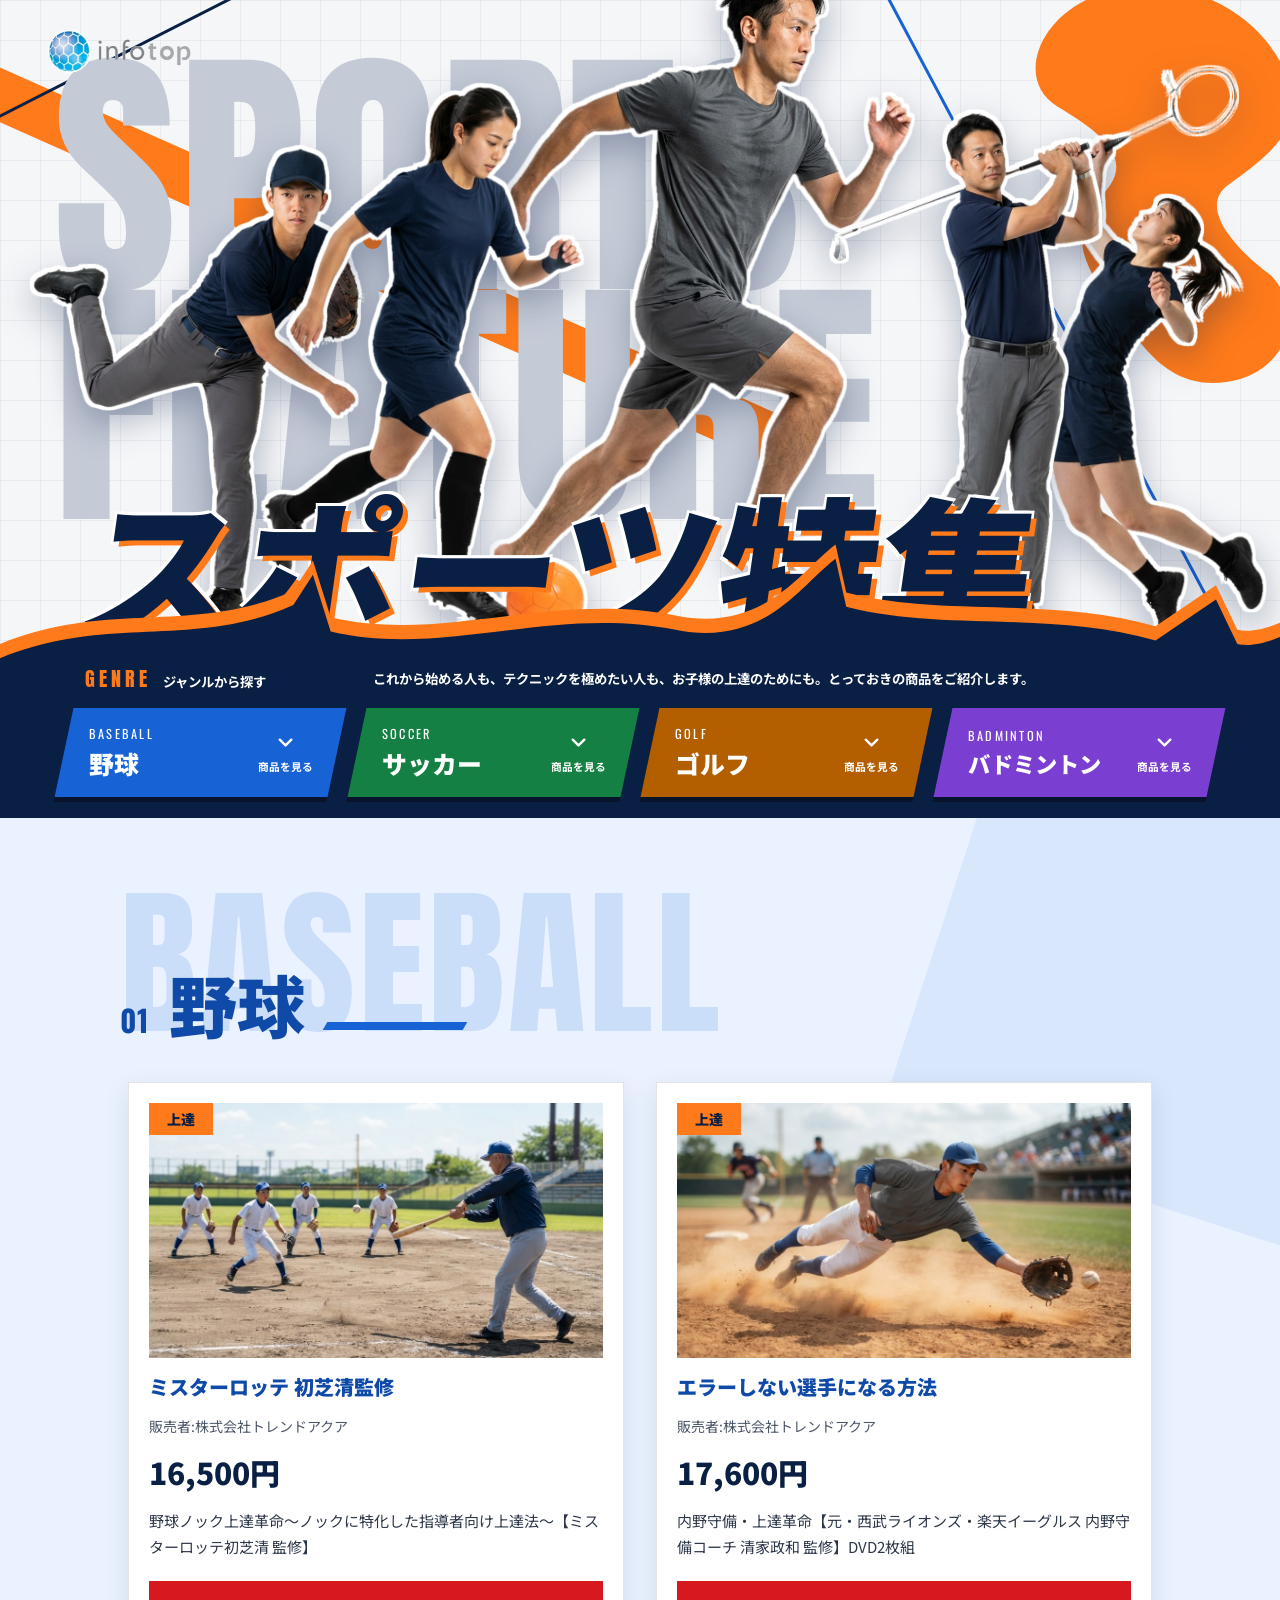
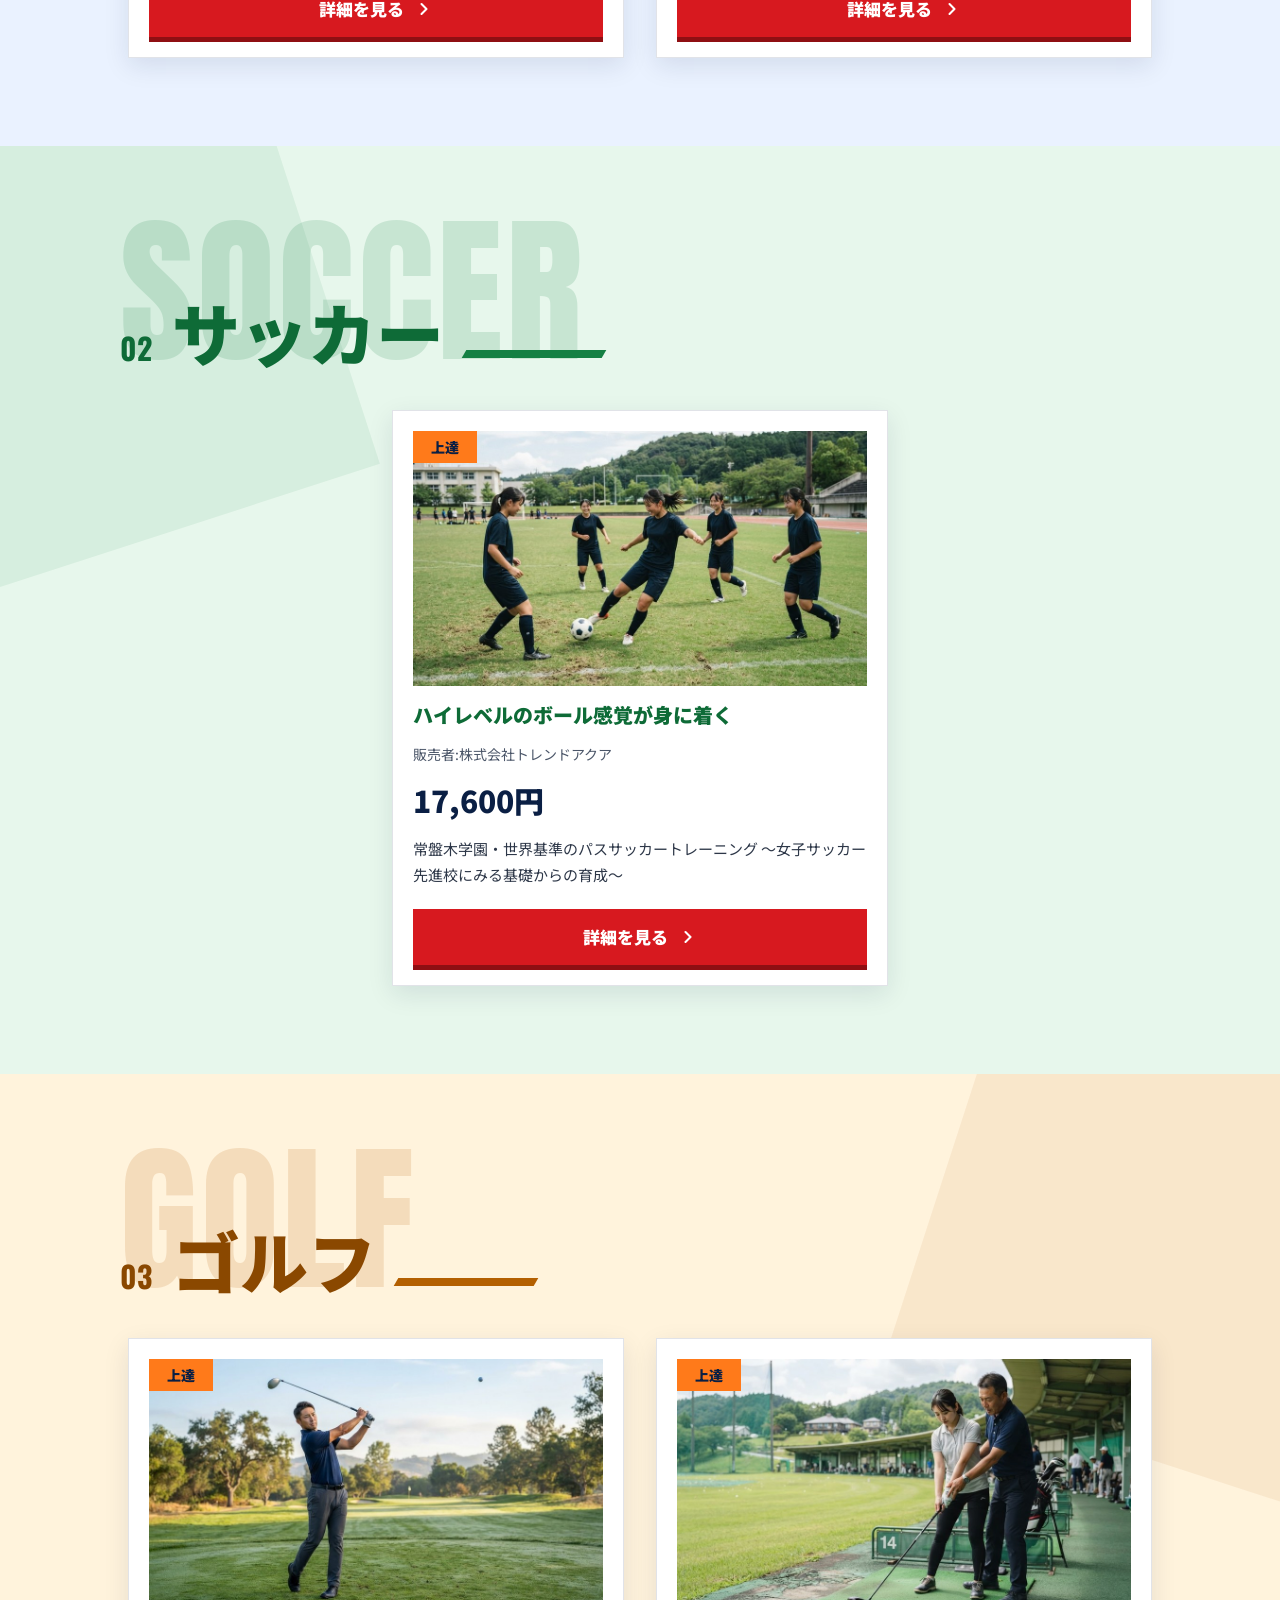
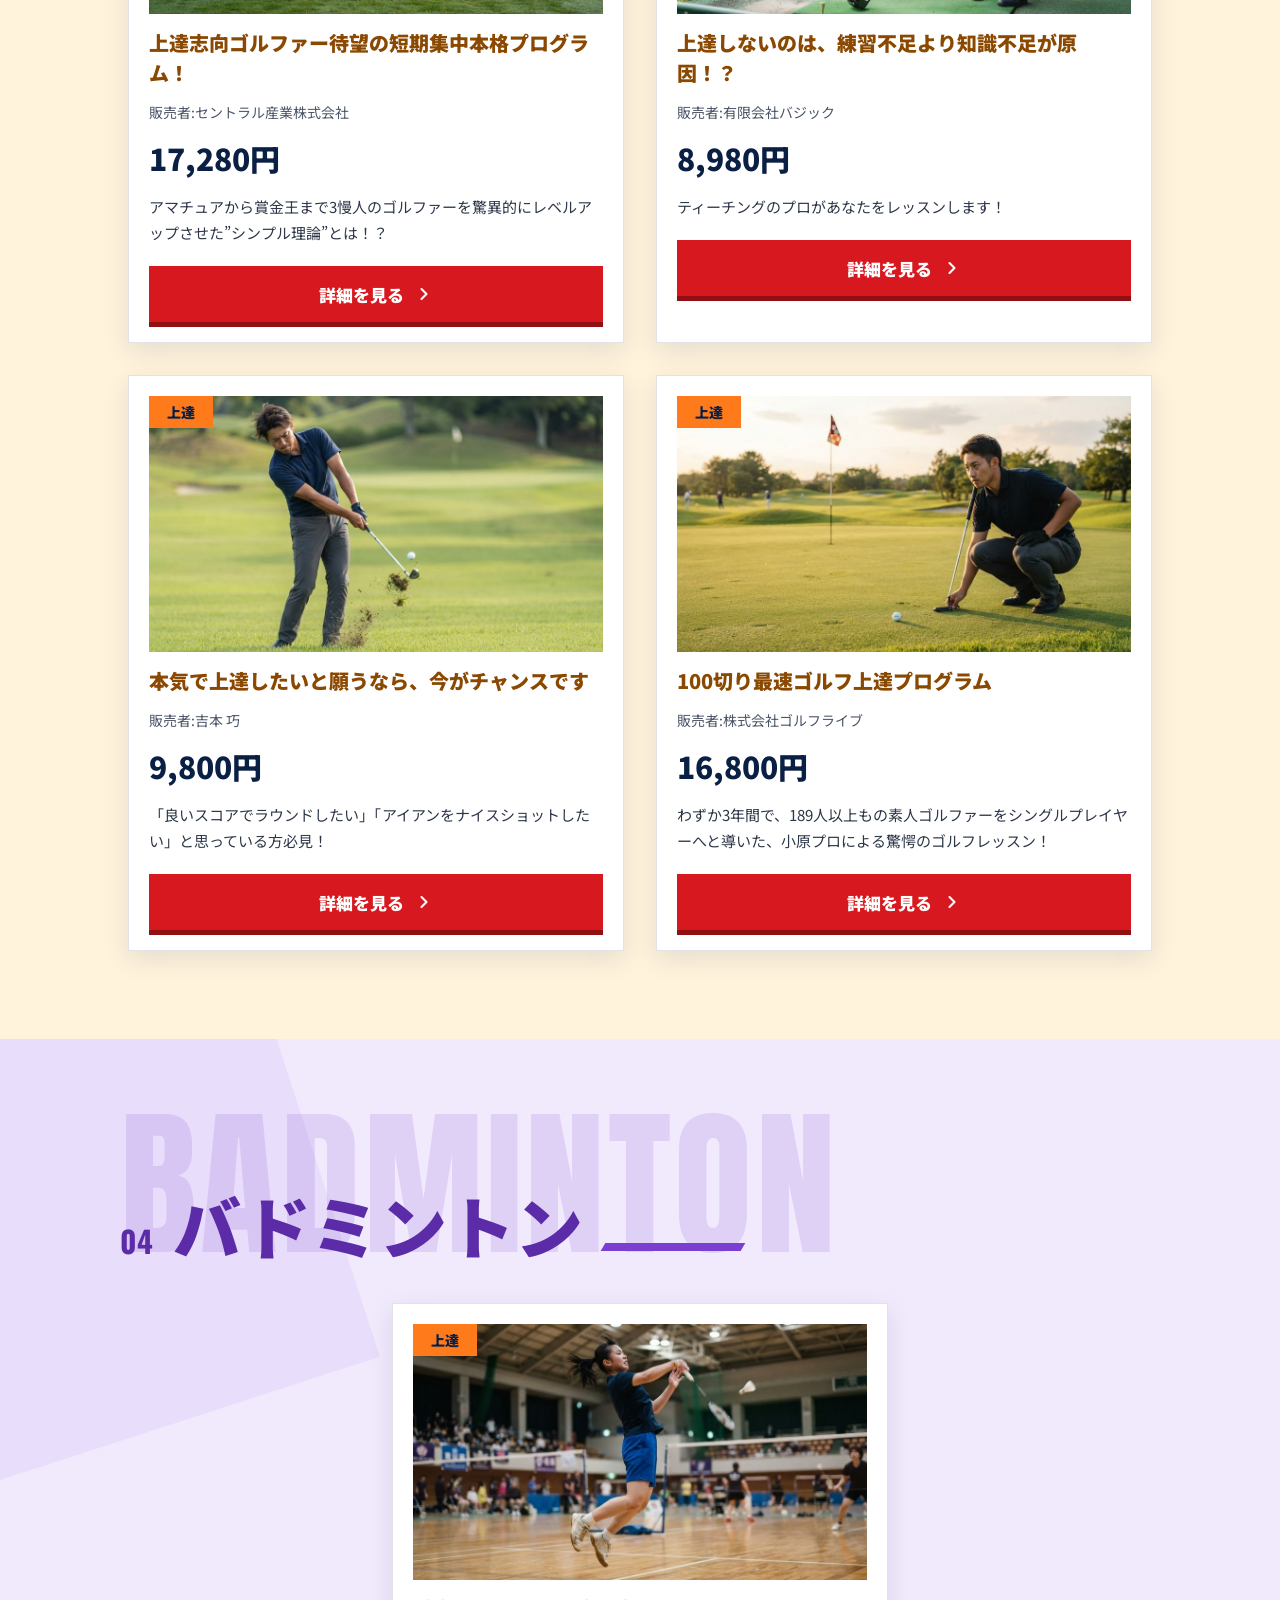
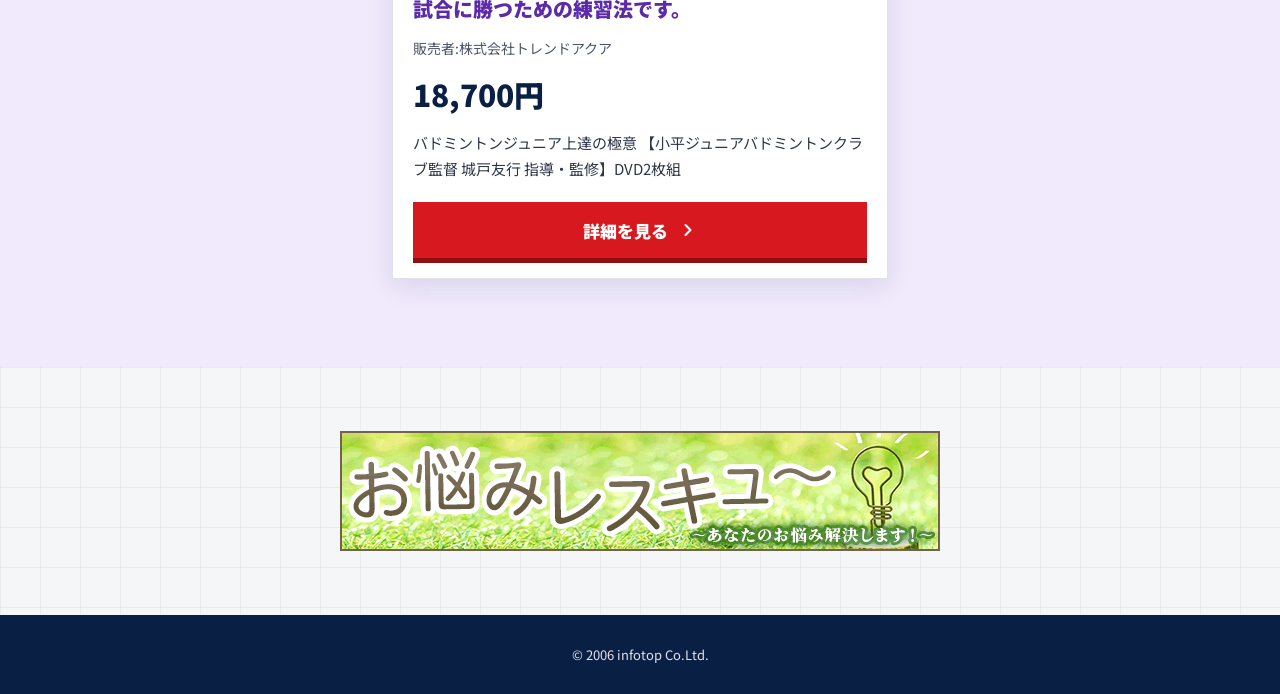
<file: sports/index.html>
<!doctype html>
<html lang="ja">
<head>
<meta charset="utf-8">
<meta name="viewport" content="width=device-width, initial-scale=1">
<title>スポーツ特集 | infotop</title>
<meta name="description" content="これから始める人も、テクニックを極めたい人も、お子様の上達のためにも。野球・サッカー・ゴルフ・バドミントンのとっておきの商品をご紹介します。">
<!-- 商品の追加・削除・差し替えの手順は README.txt を参照 -->
<link rel="preconnect" href="https://fonts.googleapis.com">
<link rel="preconnect" href="https://fonts.gstatic.com" crossorigin>
<link href="https://fonts.googleapis.com/css2?family=Anton&family=Noto+Sans+JP:wght@400;500;700;900&family=Oswald:wght@500;700&display=swap" rel="stylesheet">
<link rel="stylesheet" href="css/style.css">
</head>
<body>

<!-- ================= ヒーロー(メインビジュアル) ================= -->
<header class="fv paper">
  <div class="fv__stage">
    <div class="fv__deco fv__band" aria-hidden="true"></div>
    <div class="fv__deco fv__line fv__line--navy" aria-hidden="true"></div>
    <div class="fv__deco fv__line fv__line--blue" aria-hidden="true"></div>
    <svg class="fv__deco fv__splash" aria-hidden="true" viewBox="0 0 520 600"><path d="M300 10 C380 -10 470 30 500 110 C520 170 470 200 430 230 C400 255 440 300 480 330 C520 370 500 440 430 450 C360 460 330 400 300 360 C270 320 250 280 290 240 C330 200 290 170 240 140 C190 110 220 30 300 10 Z" fill="#FF7A1A"/></svg>
    <div class="fv__bgword" aria-hidden="true">SPORTS<br>FEATURE</div>

    <img class="person person--baseball" src="images/fv_person_baseball.png" alt="投球を終えた野球選手">
    <img class="person person--soccer" src="images/fv_person_soccer.png" alt="ドリブルするサッカー選手">
    <img class="person person--runner" src="images/fv_person.png" alt="走るアスリート">
    <img class="person person--golf" src="images/fv_person_golf.png" alt="ゴルフのスイングを終えた男性">
    <img class="person person--badminton" src="images/fv_person_badminton.png" alt="ジャンプスマッシュを打つバドミントン選手">

    <a class="fv__logo" href="#"><img src="images/logo.png" alt="infotop"></a>

    <h1 class="fv__title">スポーツ特集</h1>
    <p class="fv__lead">これから始める人も、テクニックを極めたい人も、お子様の上達のためにも。とっておきの商品をご紹介します。</p>

    <svg class="fv__swoosh" aria-hidden="true" viewBox="0 0 1440 340" preserveAspectRatio="none">
      <path class="sw-pc" transform="translate(0 -16)" d="M0 160 C120 110 220 150 330 100 L352 66 L372 130 C500 160 620 100 760 128 C860 148 900 78 940 48 L952 102 C1060 130 1180 106 1300 140 L1368 94 L1392 144 C1410 148 1430 140 1440 136 L1440 340 L0 340 Z" fill="#FF7A1A"/>
      <path class="sw-pc" d="M0 160 C120 110 220 150 330 100 L352 66 L372 130 C500 160 620 100 760 128 C860 148 900 78 940 48 L952 102 C1060 130 1180 106 1300 140 L1368 94 L1392 144 C1410 148 1430 140 1440 136 L1440 340 L0 340 Z" fill="#0A1F44"/>
    </svg>
    <svg class="fv__swoosh fv__swoosh--sp" aria-hidden="true" viewBox="0 0 390 260" preserveAspectRatio="none">
      <path transform="translate(0 -8)" d="M0 60 C30 40 60 56 90 34 L98 18 L106 46 C140 58 170 36 200 46 C228 52 238 26 252 12 L256 36 C290 48 320 38 350 52 L368 30 L376 54 C382 56 388 52 390 50 L390 260 L0 260 Z" fill="#FF7A1A"/>
      <path d="M0 60 C30 40 60 56 90 34 L98 18 L106 46 C140 58 170 36 200 46 C228 52 238 26 252 12 L256 36 C290 48 320 38 350 52 L368 30 L376 54 C382 56 388 52 390 50 L390 260 L0 260 Z" fill="#0A1F44"/>
    </svg>

    <p class="fv__genre-label"><span class="fv__genre-en">GENRE</span><span class="fv__genre-jp">ジャンルから探す</span></p>
    <nav class="genre-nav" aria-label="ジャンルから探す">
      <ul>
        <li><a class="gbtn gbtn--baseball" href="#baseball"><span class="gbtn__in"><span class="gbtn__name"><span class="gbtn__en">BASEBALL</span><span class="gbtn__jp">野球</span><span class="gbtn__sub">商品を見る</span></span><span class="gbtn__cta"><svg aria-hidden="true" width="26" height="26" viewBox="0 0 24 24" fill="none" stroke="#ffffff" stroke-width="2.5" stroke-linecap="round" stroke-linejoin="round"><path d="M6 9l6 6 6-6"/></svg><span class="gbtn__ctatxt">商品を見る</span></span></span></a></li>
        <li><a class="gbtn gbtn--soccer" href="#soccer"><span class="gbtn__in"><span class="gbtn__name"><span class="gbtn__en">SOCCER</span><span class="gbtn__jp">サッカー</span><span class="gbtn__sub">商品を見る</span></span><span class="gbtn__cta"><svg aria-hidden="true" width="26" height="26" viewBox="0 0 24 24" fill="none" stroke="#ffffff" stroke-width="2.5" stroke-linecap="round" stroke-linejoin="round"><path d="M6 9l6 6 6-6"/></svg><span class="gbtn__ctatxt">商品を見る</span></span></span></a></li>
        <li><a class="gbtn gbtn--golf" href="#golf"><span class="gbtn__in"><span class="gbtn__name"><span class="gbtn__en">GOLF</span><span class="gbtn__jp">ゴルフ</span><span class="gbtn__sub">商品を見る</span></span><span class="gbtn__cta"><svg aria-hidden="true" width="26" height="26" viewBox="0 0 24 24" fill="none" stroke="#ffffff" stroke-width="2.5" stroke-linecap="round" stroke-linejoin="round"><path d="M6 9l6 6 6-6"/></svg><span class="gbtn__ctatxt">商品を見る</span></span></span></a></li>
        <li><a class="gbtn gbtn--badminton" href="#badminton"><span class="gbtn__in"><span class="gbtn__name"><span class="gbtn__en">BADMINTON</span><span class="gbtn__jp">バドミントン</span><span class="gbtn__sub">商品を見る</span></span><span class="gbtn__cta"><svg aria-hidden="true" width="26" height="26" viewBox="0 0 24 24" fill="none" stroke="#ffffff" stroke-width="2.5" stroke-linecap="round" stroke-linejoin="round"><path d="M6 9l6 6 6-6"/></svg><span class="gbtn__ctatxt">商品を見る</span></span></span></a></li>
      </ul>
    </nav>
  </div>
</header>

<main>

<!-- ████████████ ジャンルブロック ここから:野球 ████████████ -->
<section class="genre genre--baseball" id="baseball">
  <div class="genre__decor" aria-hidden="true"></div>
  <div class="genre__inner">
    <div class="genre__head">
      <div class="genre__ghost" aria-hidden="true">BASEBALL</div>
      <div class="genre__title"><span class="genre__num">01</span><h2>野球</h2><span class="genre__bar" aria-hidden="true"></span></div>
    </div>
    <ul class="cards">

      <!-- ▼▼▼ 商品 1 ここから -->
      <li class="card">
        <article>
          <figure class="card__thumb"><img src="images/thumb_baseball_01.jpg" alt="野球ノックの練習風景"><span class="card__ribbon">上達</span></figure>
          <h3 class="card__catch">ミスターロッテ 初芝清監修</h3>
          <p class="card__seller">販売者:株式会社トレンドアクア</p>
          <p class="card__price">16,500円</p>
          <p class="card__desc">野球ノック上達革命〜ノックに特化した指導者向け上達法〜【ミスターロッテ初芝清 監修】</p>
          <a class="btn" href="#">詳細を見る<svg aria-hidden="true" width="20" height="20" viewBox="0 0 24 24" fill="none" stroke="#ffffff" stroke-width="2.5" stroke-linecap="round" stroke-linejoin="round"><path d="M9 6l6 6-6 6"/></svg></a>
        </article>
      </li>
      <!-- ▲▲▲ 商品 1 ここまで -->

      <!-- ▼▼▼ 商品 2 ここから -->
      <li class="card">
        <article>
          <figure class="card__thumb"><img src="images/thumb_baseball_02.jpg" alt="内野手がゴロを捕球する場面"><span class="card__ribbon">上達</span></figure>
          <h3 class="card__catch">エラーしない選手になる方法</h3>
          <p class="card__seller">販売者:株式会社トレンドアクア</p>
          <p class="card__price">17,600円</p>
          <p class="card__desc">内野守備・上達革命【元・西武ライオンズ・楽天イーグルス 内野守備コーチ 清家政和 監修】DVD2枚組</p>
          <a class="btn" href="#">詳細を見る<svg aria-hidden="true" width="20" height="20" viewBox="0 0 24 24" fill="none" stroke="#ffffff" stroke-width="2.5" stroke-linecap="round" stroke-linejoin="round"><path d="M9 6l6 6-6 6"/></svg></a>
        </article>
      </li>
      <!-- ▲▲▲ 商品 2 ここまで -->
    </ul>
  </div>
</section>
<!-- ████████████ ジャンルブロック ここまで:野球 ████████████ -->

<!-- ████████████ ジャンルブロック ここから:サッカー ████████████ -->
<section class="genre genre--soccer" id="soccer">
  <div class="genre__decor" aria-hidden="true"></div>
  <div class="genre__inner">
    <div class="genre__head">
      <div class="genre__ghost" aria-hidden="true">SOCCER</div>
      <div class="genre__title"><span class="genre__num">02</span><h2>サッカー</h2><span class="genre__bar" aria-hidden="true"></span></div>
    </div>
    <ul class="cards">

      <!-- ▼▼▼ 商品 3 ここから -->
      <li class="card">
        <article>
          <figure class="card__thumb"><img src="images/thumb_soccer_01.jpg" alt="女子選手のパス練習"><span class="card__ribbon">上達</span></figure>
          <h3 class="card__catch">ハイレベルのボール感覚が身に着く</h3>
          <p class="card__seller">販売者:株式会社トレンドアクア</p>
          <p class="card__price">17,600円</p>
          <p class="card__desc">常盤木学園・世界基準のパスサッカートレーニング 〜女子サッカー先進校にみる基礎からの育成〜</p>
          <a class="btn" href="#">詳細を見る<svg aria-hidden="true" width="20" height="20" viewBox="0 0 24 24" fill="none" stroke="#ffffff" stroke-width="2.5" stroke-linecap="round" stroke-linejoin="round"><path d="M9 6l6 6-6 6"/></svg></a>
        </article>
      </li>
      <!-- ▲▲▲ 商品 3 ここまで -->
    </ul>
  </div>
</section>
<!-- ████████████ ジャンルブロック ここまで:サッカー ████████████ -->

<!-- ████████████ ジャンルブロック ここから:ゴルフ ████████████ -->
<section class="genre genre--golf" id="golf">
  <div class="genre__decor" aria-hidden="true"></div>
  <div class="genre__inner">
    <div class="genre__head">
      <div class="genre__ghost" aria-hidden="true">GOLF</div>
      <div class="genre__title"><span class="genre__num">03</span><h2>ゴルフ</h2><span class="genre__bar" aria-hidden="true"></span></div>
    </div>
    <ul class="cards">

      <!-- ▼▼▼ 商品 4 ここから -->
      <li class="card">
        <article>
          <figure class="card__thumb"><img src="images/thumb_golf_01.jpg" alt="ゴルフスイング"><span class="card__ribbon">上達</span></figure>
          <h3 class="card__catch">上達志向ゴルファー待望の短期集中本格プログラム！</h3>
          <p class="card__seller">販売者:セントラル産業株式会社</p>
          <p class="card__price">17,280円</p>
          <p class="card__desc">アマチュアから賞金王まで3慢人のゴルファーを驚異的にレベルアップさせた”シンプル理論”とは！？</p>
          <a class="btn" href="#">詳細を見る<svg aria-hidden="true" width="20" height="20" viewBox="0 0 24 24" fill="none" stroke="#ffffff" stroke-width="2.5" stroke-linecap="round" stroke-linejoin="round"><path d="M9 6l6 6-6 6"/></svg></a>
        </article>
      </li>
      <!-- ▲▲▲ 商品 4 ここまで -->

      <!-- ▼▼▼ 商品 5 ここから -->
      <li class="card">
        <article>
          <figure class="card__thumb"><img src="images/thumb_golf_02.jpg" alt="ゴルフレッスン風景"><span class="card__ribbon">上達</span></figure>
          <h3 class="card__catch">上達しないのは、練習不足より知識不足が原因！？</h3>
          <p class="card__seller">販売者:有限会社バジック</p>
          <p class="card__price">8,980円</p>
          <p class="card__desc">ティーチングのプロがあなたをレッスンします！</p>
          <a class="btn" href="#">詳細を見る<svg aria-hidden="true" width="20" height="20" viewBox="0 0 24 24" fill="none" stroke="#ffffff" stroke-width="2.5" stroke-linecap="round" stroke-linejoin="round"><path d="M9 6l6 6-6 6"/></svg></a>
        </article>
      </li>
      <!-- ▲▲▲ 商品 5 ここまで -->

      <!-- ▼▼▼ 商品 6 ここから -->
      <li class="card">
        <article>
          <figure class="card__thumb"><img src="images/thumb_golf_03.jpg" alt="7番アイアンのショット"><span class="card__ribbon">上達</span></figure>
          <h3 class="card__catch">本気で上達したいと願うなら、今がチャンスです</h3>
          <p class="card__seller">販売者:吉本 巧</p>
          <p class="card__price">9,800円</p>
          <p class="card__desc">「良いスコアでラウンドしたい」「アイアンをナイスショットしたい」と思っている方必見！</p>
          <a class="btn" href="#">詳細を見る<svg aria-hidden="true" width="20" height="20" viewBox="0 0 24 24" fill="none" stroke="#ffffff" stroke-width="2.5" stroke-linecap="round" stroke-linejoin="round"><path d="M9 6l6 6-6 6"/></svg></a>
        </article>
      </li>
      <!-- ▲▲▲ 商品 6 ここまで -->

      <!-- ▼▼▼ 商品 7 ここから -->
      <li class="card">
        <article>
          <figure class="card__thumb"><img src="images/thumb_golf_04.jpg" alt="グリーン上でパットを構えるゴルファー"><span class="card__ribbon">上達</span></figure>
          <h3 class="card__catch">100切り最速ゴルフ上達プログラム</h3>
          <p class="card__seller">販売者:株式会社ゴルフライブ</p>
          <p class="card__price">16,800円</p>
          <p class="card__desc">わずか3年間で、189人以上もの素人ゴルファーをシングルプレイヤーへと導いた、小原プロによる驚愕のゴルフレッスン！</p>
          <a class="btn" href="#">詳細を見る<svg aria-hidden="true" width="20" height="20" viewBox="0 0 24 24" fill="none" stroke="#ffffff" stroke-width="2.5" stroke-linecap="round" stroke-linejoin="round"><path d="M9 6l6 6-6 6"/></svg></a>
        </article>
      </li>
      <!-- ▲▲▲ 商品 7 ここまで -->
    </ul>
  </div>
</section>
<!-- ████████████ ジャンルブロック ここまで:ゴルフ ████████████ -->

<!-- ████████████ ジャンルブロック ここから:バドミントン ████████████ -->
<section class="genre genre--badminton" id="badminton">
  <div class="genre__decor" aria-hidden="true"></div>
  <div class="genre__inner">
    <div class="genre__head">
      <div class="genre__ghost" aria-hidden="true">BADMINTON</div>
      <div class="genre__title"><span class="genre__num">04</span><h2>バドミントン</h2><span class="genre__bar" aria-hidden="true"></span></div>
    </div>
    <ul class="cards">

      <!-- ▼▼▼ 商品 8 ここから -->
      <li class="card">
        <article>
          <figure class="card__thumb"><img src="images/thumb_badminton_01.jpg" alt="ジャンプスマッシュを打つジュニア選手"><span class="card__ribbon">上達</span></figure>
          <h3 class="card__catch">試合に勝つための練習法です。</h3>
          <p class="card__seller">販売者:株式会社トレンドアクア</p>
          <p class="card__price">18,700円</p>
          <p class="card__desc">バドミントンジュニア上達の極意 【小平ジュニアバドミントンクラブ監督 城戸友行 指導・監修】DVD2枚組</p>
          <a class="btn" href="#">詳細を見る<svg aria-hidden="true" width="20" height="20" viewBox="0 0 24 24" fill="none" stroke="#ffffff" stroke-width="2.5" stroke-linecap="round" stroke-linejoin="round"><path d="M9 6l6 6-6 6"/></svg></a>
        </article>
      </li>
      <!-- ▲▲▲ 商品 8 ここまで -->
    </ul>
  </div>
</section>
<!-- ████████████ ジャンルブロック ここまで:バドミントン ████████████ -->

<!-- ================= お悩み特集バナー ================= -->
<section class="banner paper">
  <a class="banner__link" href="#"><img src="images/banner_worries.gif" width="600" height="120" alt="お悩み特集 お悩みレスキュー あなたのお悩み解決します！"></a>
</section>
</main>

<footer class="footer">© 2006 infotop Co.Ltd.</footer>

<script src="js/main.js"></script>
</body>
</html>
</file>
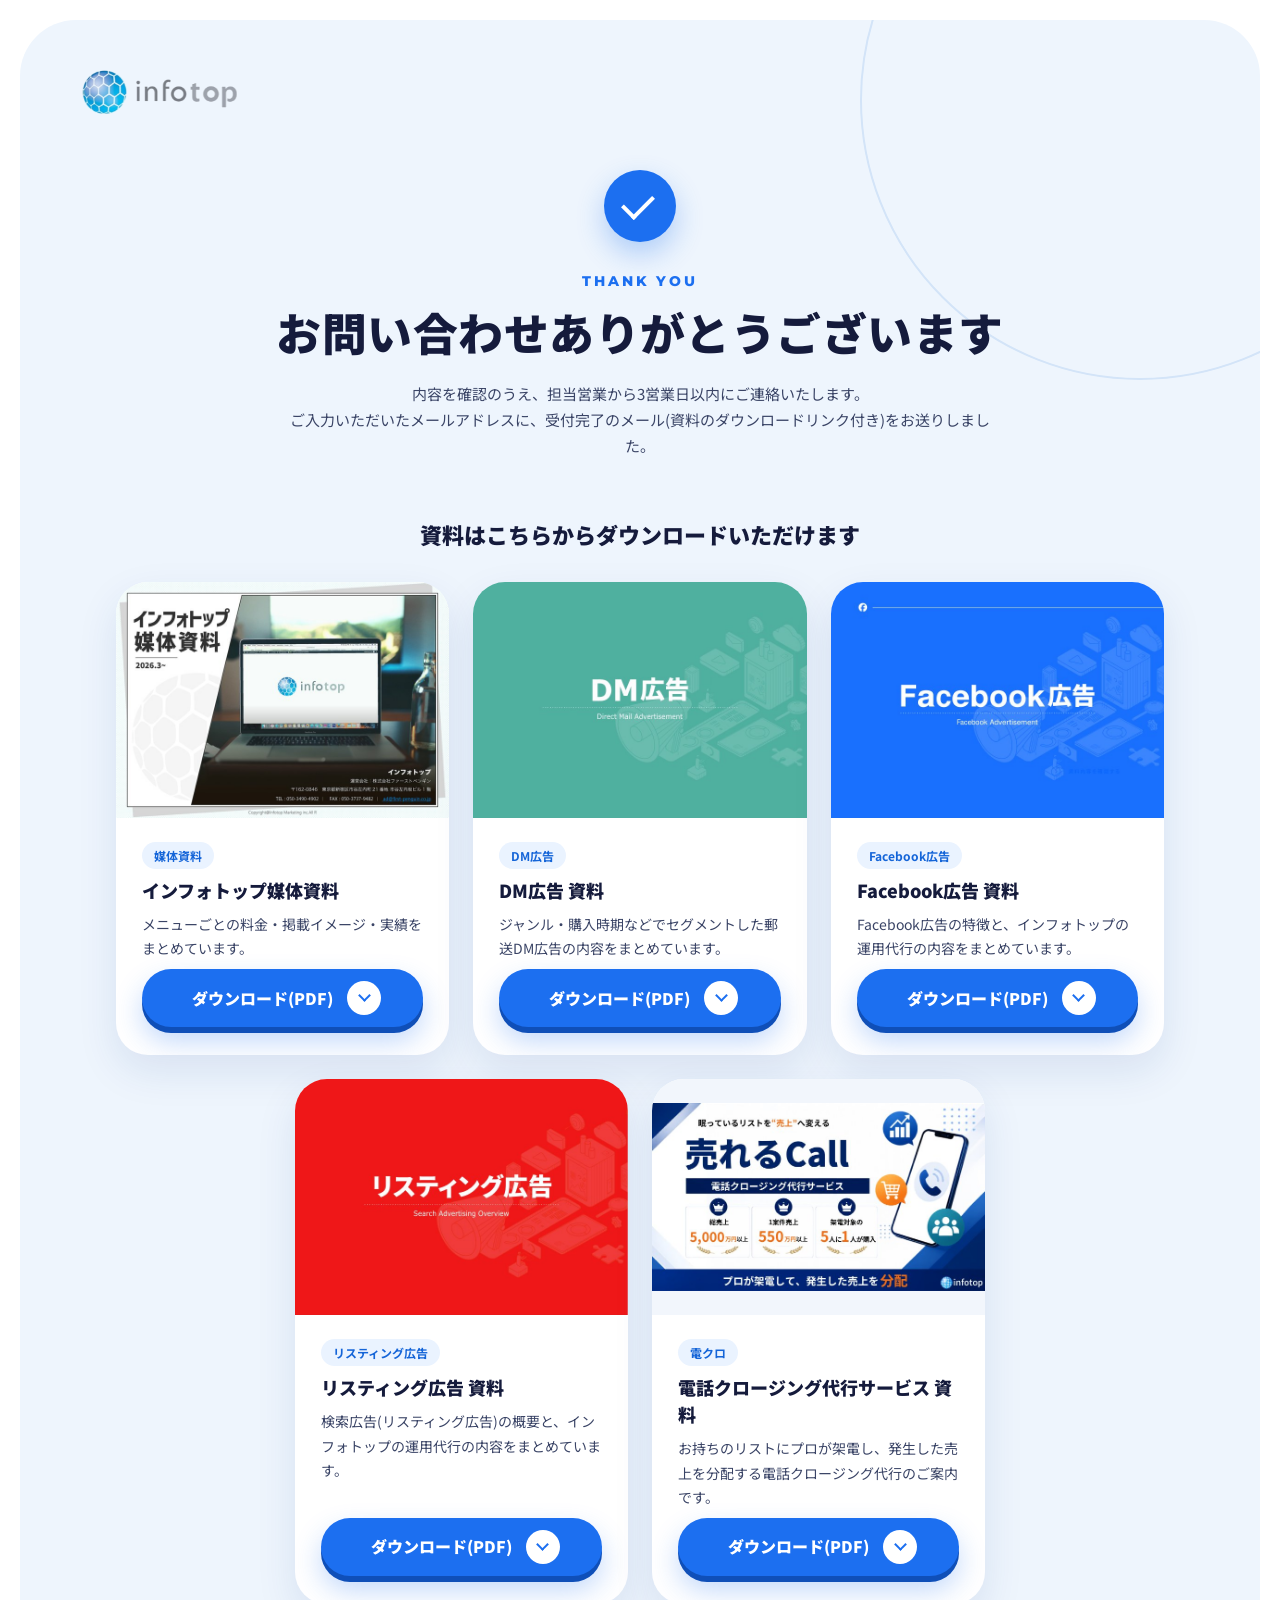
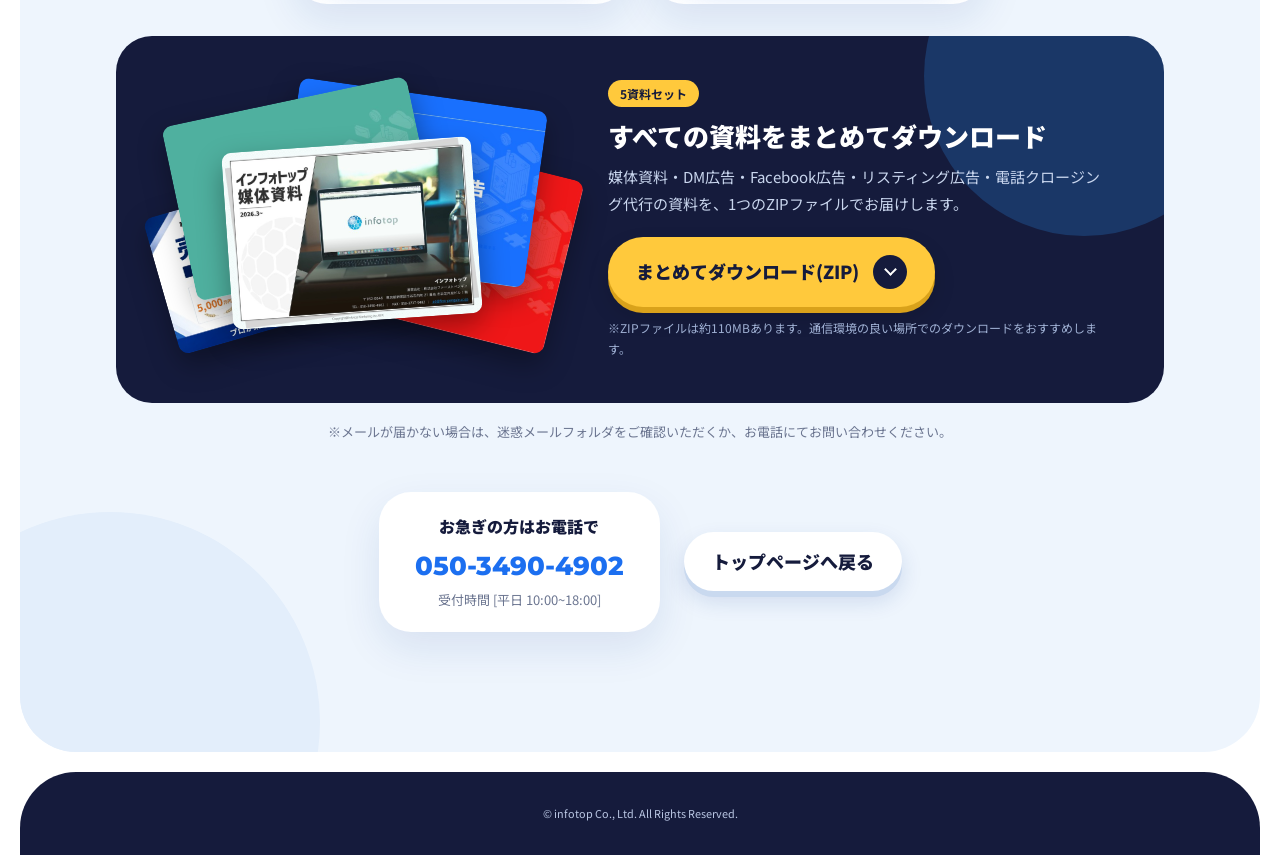
<file: infotop-ad/thanks.html>
<!DOCTYPE html>
<!-- 送信完了(サンクス)ページ。資料のURLは「▼ 資料リンク」部分で変更できます。手順は README.txt / SETUP_mailform.txt を参照 -->
<html lang="ja">
<head>
<meta charset="UTF-8">
<meta name="viewport" content="width=device-width, initial-scale=1">
<title>お問い合わせありがとうございます｜インフォトップ広告</title>
<meta name="description" content="インフォトップ広告へのお問い合わせありがとうございます。媒体資料・DM広告・Facebook広告・リスティング広告・電話クロージング代行の資料をダウンロードいただけます。">
<meta name="robots" content="noindex, nofollow">
<meta name="format-detection" content="telephone=no">
<link rel="icon" href="favicon.ico" sizes="any">
<link rel="icon" type="image/png" sizes="32x32" href="images/favicon-32.png">
<link rel="apple-touch-icon" href="images/apple-touch-icon.png">
<meta name="theme-color" content="#1C6FF0">
<link rel="preconnect" href="https://fonts.googleapis.com">
<link rel="preconnect" href="https://fonts.gstatic.com" crossorigin>
<link href="https://fonts.googleapis.com/css2?family=Montserrat:wght@600;800;900&family=Noto+Sans+JP:wght@400;500;700;900&display=swap" rel="stylesheet">
<link rel="stylesheet" href="css/style.css?v=20261117a">
</head>
<body class="page-thanks">

<header class="site-header">
  <a class="site-header__logo" href="./"><img src="images/logo.png" alt="インフォトップ" width="263" height="92"></a>
</header>

<main>
  <section class="thanks panel panel--light" aria-labelledby="thanks-title">
    <span class="deco-circle deco-circle--thanks-a" aria-hidden="true"></span>
    <span class="deco-circle deco-circle--thanks-b" aria-hidden="true"></span>
    <div class="panel__inner thanks__inner">
      <div class="thanks__head">
        <span class="thanks__check" aria-hidden="true"></span>
        <p class="eyebrow thanks__eyebrow"><span class="eyebrow__label">THANK YOU</span></p>
        <h1 id="thanks-title" class="h2 thanks__title">お問い合わせ<br class="sp-only">ありがとうございます</h1>
        <p class="thanks__lead">内容を確認のうえ、担当営業から3営業日以内にご連絡いたします。<br>ご入力いただいたメールアドレスに、受付完了のメール(資料のダウンロードリンク付き)をお送りしました。</p>
      </div>

      <div class="thanks__docs">
        <h2 class="thanks__docs-title">資料はこちらから<br class="sp-only">ダウンロードいただけます</h2>
        <ul class="doc-list">
          <!-- ▼ 資料リンク:媒体資料 -->
          <li class="doc-card">
            <figure class="doc-card__fig"><img src="images/media_cover.jpg" alt="インフォトップ媒体資料の表紙" width="720" height="510"></figure>
            <div class="doc-card__body">
              <span class="doc-card__tag">媒体資料</span>
              <h3 class="doc-card__title">インフォトップ媒体資料</h3>
              <p class="doc-card__text">メニューごとの料金・掲載イメージ・実績をまとめています。</p>
              <a class="btn btn--primary btn--block doc-card__btn" href="https://www.infotop.jp/html/advertishing/infotop-media.pdf" target="_blank" rel="noopener">ダウンロード(PDF)<span class="btn__arrow" aria-hidden="true"></span></a>
            </div>
          </li>
          <!-- ▼ 資料リンク:DM広告 -->
          <li class="doc-card">
            <figure class="doc-card__fig"><img src="images/dm_cover.jpg" alt="DM広告資料の表紙" width="720" height="514" loading="lazy"></figure>
            <div class="doc-card__body">
              <span class="doc-card__tag">DM広告</span>
              <h3 class="doc-card__title">DM広告 資料</h3>
              <p class="doc-card__text">ジャンル・購入時期などでセグメントした郵送DM広告の内容をまとめています。</p>
              <a class="btn btn--primary btn--block doc-card__btn" href="https://info-penguin.com/advertising_media-kit/DM.pdf" target="_blank" rel="noopener">ダウンロード(PDF)<span class="btn__arrow" aria-hidden="true"></span></a>
            </div>
          </li>
          <!-- ▼ 資料リンク:Facebook広告 -->
          <li class="doc-card">
            <figure class="doc-card__fig"><img src="images/facebook_cover.jpg" alt="Facebook広告資料の表紙" width="720" height="514" loading="lazy"></figure>
            <div class="doc-card__body">
              <span class="doc-card__tag">Facebook広告</span>
              <h3 class="doc-card__title">Facebook広告 資料</h3>
              <p class="doc-card__text">Facebook広告の特徴と、インフォトップの運用代行の内容をまとめています。</p>
              <a class="btn btn--primary btn--block doc-card__btn" href="https://info-penguin.com/advertising_media-kit/Facebook.pdf" target="_blank" rel="noopener">ダウンロード(PDF)<span class="btn__arrow" aria-hidden="true"></span></a>
            </div>
          </li>
          <!-- ▼ 資料リンク:リスティング広告 -->
          <li class="doc-card">
            <figure class="doc-card__fig"><img src="images/listing_cover.jpg" alt="リスティング広告資料の表紙" width="720" height="514" loading="lazy"></figure>
            <div class="doc-card__body">
              <span class="doc-card__tag">リスティング広告</span>
              <h3 class="doc-card__title">リスティング広告 資料</h3>
              <p class="doc-card__text">検索広告(リスティング広告)の概要と、インフォトップの運用代行の内容をまとめています。</p>
              <a class="btn btn--primary btn--block doc-card__btn" href="https://info-penguin.com/advertising_media-kit/listing_ad.pdf" target="_blank" rel="noopener">ダウンロード(PDF)<span class="btn__arrow" aria-hidden="true"></span></a>
            </div>
          </li>
          <!-- ▼ 資料リンク:電話クロージング代行 -->
          <li class="doc-card">
            <figure class="doc-card__fig doc-card__fig--wide"><img src="images/telclosing_cover.jpg" alt="電話クロージング代行サービス「売れるCall」資料の表紙" width="720" height="405" loading="lazy"></figure>
            <div class="doc-card__body">
              <span class="doc-card__tag">電クロ</span>
              <h3 class="doc-card__title">電話クロージング代行サービス 資料</h3>
              <p class="doc-card__text">お持ちのリストにプロが架電し、発生した売上を分配する電話クロージング代行のご案内です。</p>
              <a class="btn btn--primary btn--block doc-card__btn" href="https://www.info-penguin.com/serviceguide/tel_closing.pdf" target="_blank" rel="noopener">ダウンロード(PDF)<span class="btn__arrow" aria-hidden="true"></span></a>
            </div>
          </li>
        </ul>

        <!-- ▼ 資料リンク:まとめてダウンロード(ZIP) -->
        <div class="doc-bundle">
          <div class="doc-bundle__stack" aria-hidden="true">
            <img class="doc-bundle__sheet doc-bundle__sheet--5" src="images/telclosing_cover.jpg" alt="" width="720" height="405" loading="lazy">
            <img class="doc-bundle__sheet doc-bundle__sheet--4" src="images/listing_cover.jpg" alt="" width="720" height="514" loading="lazy">
            <img class="doc-bundle__sheet doc-bundle__sheet--3" src="images/facebook_cover.jpg" alt="" width="720" height="514" loading="lazy">
            <img class="doc-bundle__sheet doc-bundle__sheet--2" src="images/dm_cover.jpg" alt="" width="720" height="514" loading="lazy">
            <img class="doc-bundle__sheet doc-bundle__sheet--1" src="images/media_cover.jpg" alt="" width="720" height="510" loading="lazy">
          </div>
          <div class="doc-bundle__body">
            <span class="doc-card__tag doc-bundle__tag">5資料セット</span>
            <h3 class="doc-bundle__title">すべての資料を<br class="sp-only">まとめてダウンロード</h3>
            <p class="doc-bundle__text">媒体資料・DM広告・Facebook広告・リスティング広告・電話クロージング代行の資料を、1つのZIPファイルでお届けします。</p>
            <a class="btn btn--yellow doc-bundle__btn" href="https://info-penguin.com/advertising_media-kit/all.zip">まとめてダウンロード(ZIP)<span class="btn__arrow btn__arrow--navy" aria-hidden="true"></span></a>
            <p class="doc-bundle__note">※ZIPファイルは約110MBあります。通信環境の良い場所でのダウンロードをおすすめします。</p>
          </div>
        </div>

        <p class="thanks__note">※メールが届かない場合は、迷惑メールフォルダをご確認いただくか、お電話にてお問い合わせください。</p>
      </div>

      <div class="thanks__foot">
        <div class="tel-card thanks__tel">
          <p class="tel-card__title">お急ぎの方はお電話で</p>
          <a class="tel-card__num" href="tel:05034904902">050-3490-4902</a>
          <p class="tel-card__time">受付時間 [平日 10:00~18:00]</p>
        </div>
        <a class="btn btn--white" href="./">トップページへ戻る</a>
      </div>
    </div>
  </section>
</main>

<footer class="site-footer">
  <p><small>&copy; infotop Co., Ltd. All Rights Reserved.</small></p>
</footer>

<script src="js/main.js?v=20261117a"></script>
</body>
</html>
</file>
<file: infotop-ad/css/style.css>
@charset "UTF-8";
/* =========================================================
   インフォトップ 広告掲載LP
   手順は README.txt を参照
   ---------------------------------------------------------
   1. 変数・リセット
   2. 共通パーツ(パネル/見出し/ボタン/装飾)
   3. ヘッダー・ヒーロー
   4. 01 お悩み
   5. 02 解決
   6. CTA帯
   7. 03 強み
   8. 04 メニュー
   9. 05 数字
   10. 06 お客様の声
   11. 07 流れ
   12. 08 FAQ
   13. 09 お問い合わせ / lp-form(埋め込みフォーム)
   14. フッター・追従CTA
   15. SP(〜900px)
   ========================================================= */

/* ---------- 1. 変数・リセット ---------- */
:root {
  --blue: #1C6FF0;
  --blue-2: #2E9BFF;
  --blue-3: #57C3FF;
  --navy: #151B3C;
  --light: #EEF5FD;
  --light-2: #E3EEFB;
  --yellow: #FFC93C;
  --text: #151B3C;
  --text-2: #3A4466;
  --muted: #6B7590;
  --white: #FFFFFF;
  --grad-blue: linear-gradient(135deg, #1C6FF0 0%, #2E9BFF 60%, #57C3FF 100%);
  --shadow: 0 16px 40px rgba(16, 60, 140, .10);
  --radius-panel: 56px;
  --gutter: 20px;
  --font: "Noto Sans JP", "Hiragino Kaku Gothic ProN", "Hiragino Sans", Meiryo, sans-serif;
  --font-en: "Montserrat", "Noto Sans JP", sans-serif;
}

*, *::before, *::after { box-sizing: border-box; }
html { scroll-behavior: smooth; -webkit-text-size-adjust: 100%; }
@media (prefers-reduced-motion: reduce) {
  html { scroll-behavior: auto; }
  *, *::before, *::after { transition: none !important; animation: none !important; }
}
body { margin: 0; font-family: var(--font); color: var(--text); background: var(--white); line-height: 1.75; font-size: 16px; padding-top: var(--gutter); }
img { max-width: 100%; height: auto; display: block; }
h1, h2, h3, p, ul, ol, dl, dd, figure { margin: 0; }
ul, ol { padding: 0; list-style: none; }
a { color: var(--blue); }
a:hover { color: #0B3F94; }
button, input, select, textarea { font: inherit; }
.num { font-family: var(--font-en); font-weight: 800; letter-spacing: -.01em; }
.num--yellow { color: var(--yellow); }
.num--cyan { color: #6CC3FF; }
.text-yellow { color: var(--yellow); }
.marker { background: linear-gradient(transparent 64%, var(--yellow) 64%, var(--yellow) 90%, transparent 90%); }
.sp-only { display: none; }

/* ---------- 2. 共通パーツ ---------- */
.panel { position: relative; margin: 0 var(--gutter) var(--gutter); border-radius: var(--radius-panel); overflow: hidden; }
.panel--light { background: var(--light); }
.panel--blue { background: var(--grad-blue); color: var(--white); }
.panel--navy { background: var(--navy); color: var(--white); }
.panel__inner { position: relative; z-index: 1; max-width: 1240px; margin: 0 auto; padding: 120px 96px; }
.section { position: relative; max-width: 1240px; margin: 0 auto; padding: 120px 96px 140px; }

.eyebrow { display: flex; align-items: center; gap: 14px; font-family: var(--font-en); font-size: 14px; font-weight: 800; color: var(--blue); }
.eyebrow__rule { width: 64px; height: 1.5px; background: currentColor; }
.eyebrow__label { letter-spacing: .2em; }
.eyebrow--white { color: var(--white); }
.eyebrow--cyan { color: #6CC3FF; }

.h2 { margin-top: 16px; font-size: clamp(30px, 3.5vw, 50px); font-weight: 900; line-height: 1.32; letter-spacing: .01em; }
.h2--white { color: var(--white); }

.section__head--split { display: flex; align-items: flex-end; justify-content: space-between; gap: 40px; }
.section__lead { max-width: 360px; font-size: 15px; color: var(--text-2); }

.deco-circle { position: absolute; border-radius: 50%; pointer-events: none; }

/* ボタン:PCはマウスオーバー、SPはタップで押し下げ */
.btn {
  display: inline-flex; align-items: center; justify-content: center; gap: 14px;
  min-height: 56px; padding: 18px 28px; border: 0; border-radius: 999px;
  font-weight: 900; font-size: 18px; line-height: 1.3; text-decoration: none; cursor: pointer;
  transition: transform .15s ease, box-shadow .15s ease, background-color .15s ease;
  -webkit-tap-highlight-color: transparent;
}
.btn--primary { background: var(--blue); color: var(--white); box-shadow: 0 6px 0 #0F4FB8, 0 14px 28px rgba(28, 111, 240, .28); }
.btn--white { background: var(--white); color: var(--navy); box-shadow: 0 6px 0 #C9D9EF, 0 10px 22px rgba(16, 60, 140, .14); }
.btn--yellow { background: var(--yellow); color: var(--navy); box-shadow: 0 6px 0 #D9A21B, 0 10px 22px rgba(0, 0, 0, .14); }
.btn--navy { background: var(--navy); color: var(--white); box-shadow: 0 6px 0 #070B22, 0 12px 26px rgba(21, 27, 60, .3); }
.btn--outline { background: transparent; color: var(--white); border: 1.5px solid rgba(255, 255, 255, .7); font-weight: 700; font-size: 16px; box-shadow: 0 6px 0 rgba(0, 0, 0, .12); }
.btn--block { display: flex; width: 100%; }
.btn--primary:hover, .btn--navy:hover, .btn--outline:hover { color: var(--white); }
.btn--white:hover, .btn--yellow:hover { color: var(--navy); }
@media (hover: hover) {
  .btn:hover { transform: translateY(4px); }
  .btn--primary:hover { box-shadow: 0 2px 0 #0F4FB8, 0 6px 14px rgba(28, 111, 240, .25); }
  .btn--white:hover { box-shadow: 0 2px 0 #C9D9EF, 0 5px 12px rgba(16, 60, 140, .12); }
  .btn--yellow:hover { box-shadow: 0 2px 0 #D9A21B, 0 5px 12px rgba(0, 0, 0, .12); }
  .btn--navy:hover { box-shadow: 0 2px 0 #070B22, 0 6px 14px rgba(21, 27, 60, .25); }
  .btn--outline:hover { box-shadow: 0 2px 0 rgba(0, 0, 0, .12); background: rgba(255, 255, 255, .1); }
}
.btn:active { transform: translateY(5px); }
.btn--primary:active { box-shadow: 0 1px 0 #0F4FB8, 0 4px 10px rgba(28, 111, 240, .25); }
.btn--white:active { box-shadow: 0 1px 0 #C9D9EF, 0 4px 10px rgba(16, 60, 140, .12); }
.btn--yellow:active { box-shadow: 0 1px 0 #D9A21B, 0 4px 10px rgba(0, 0, 0, .12); }
.btn--navy:active { box-shadow: 0 1px 0 #070B22, 0 4px 10px rgba(21, 27, 60, .25); }
.btn--outline:active { box-shadow: 0 1px 0 rgba(0, 0, 0, .12); }
.btn:focus-visible { outline: 3px solid var(--yellow); outline-offset: 3px; }

.btn__arrow { width: 34px; height: 34px; border-radius: 50%; background: var(--white); flex: none; position: relative; }
.btn__arrow::after { content: ""; position: absolute; inset: 0; margin: auto; width: 9px; height: 9px; border-top: 2.5px solid var(--blue); border-right: 2.5px solid var(--blue); transform: translateX(-2px) rotate(45deg); }
.btn__arrow--navy { background: var(--navy); }
.btn__arrow--navy::after { border-color: var(--white); }
.btn__arrow--blue { background: var(--blue); }
.btn__arrow--blue::after { border-color: var(--white); }
.btn--navy .btn__arrow::after { border-color: var(--navy); }
.badge-free { background: var(--yellow); color: var(--navy); font-size: 12px; font-weight: 900; padding: 3px 10px; border-radius: 999px; line-height: 1.4; }

/* ---------- 3. ヘッダー・ヒーロー ---------- */
.site-header { position: absolute; top: calc(var(--gutter) + 44px); left: calc(var(--gutter) + 76px); z-index: 5; }
.site-header__logo { display: block; width: 170px; }

.hero { min-height: 860px; }
.hero__deco { position: absolute; inset: 0; pointer-events: none; }
.hero__twenty { position: absolute; left: 41%; top: -60px; font-family: var(--font-en); font-weight: 900; font-size: 740px; line-height: 1; letter-spacing: -.06em; background: linear-gradient(180deg, #CBE0FB 0%, #E6F0FC 90%); -webkit-background-clip: text; background-clip: text; color: transparent; }
.hero__ring { position: absolute; right: -140px; top: -180px; width: 560px; height: 560px; border-radius: 50%; border: 2px solid #D3E4F8; }
.hero__blob { position: absolute; left: -120px; bottom: -200px; width: 420px; height: 420px; border-radius: 50%; background: var(--light-2); }
.hero__years { position: absolute; right: 44px; top: 120px; writing-mode: vertical-rl; font-family: var(--font-en); font-size: 13px; font-weight: 800; letter-spacing: .4em; color: #7EA7DA; }
.hero__tagline { position: absolute; left: 34px; top: 170px; writing-mode: vertical-rl; font-size: 14px; font-weight: 700; letter-spacing: .35em; color: #1565D8; border-left: 1.5px solid #9CC1EE; padding-left: 10px; z-index: 1; }

.hero__grid {
  position: relative; z-index: 2; max-width: 1400px; margin: 0 auto; min-height: 860px; padding: 160px 76px 60px;
  display: grid; grid-template-columns: minmax(0, 680px) minmax(0, 1fr); column-gap: 20px;
  grid-template-areas: "title visual" "lead visual" "cta visual" "stats visual"; align-content: start;
}
.hero__title { grid-area: title; }
.hero__label { display: inline-block; font-size: 14px; font-weight: 700; color: var(--white); background: var(--navy); padding: 6px 18px; border-radius: 999px; }
.hero__h1 { margin-top: 22px; font-weight: 900; line-height: 1.22; }
.hero__h1 > span { display: block; }
.hero__h1-sub { font-size: 46px; }
.hero__h1-main { font-size: 92px; letter-spacing: -.03em; margin-top: 6px; white-space: nowrap; }
.hero__h1-end { font-size: 60px; margin-top: 2px; }
.hero__lead { grid-area: lead; margin-top: 20px; max-width: 520px; font-size: 17px; font-weight: 500; color: var(--text-2); line-height: 1.9; }
.hero__cta { grid-area: cta; margin-top: 26px; display: flex; flex-wrap: wrap; gap: 20px; align-items: center; }
.hero__cta .btn--white { font-weight: 700; font-size: 16px; }
.hero__visual { grid-area: visual; position: relative; align-self: start; margin-top: 0; }
.hero__visual img { width: 100%; max-width: 500px; margin-left: auto; }
.hero__bubble { position: absolute; left: -10px; top: -10px; background: var(--yellow); color: var(--navy); font-weight: 900; font-size: 15px; padding: 12px 20px; border-radius: 24px 24px 6px 24px; box-shadow: 0 12px 24px rgba(10, 40, 120, .15); }
.hero__stats { grid-area: stats; margin-top: 30px; display: flex; flex-wrap: wrap; gap: 14px; }
.stat { display: flex; flex-direction: column; justify-content: center; padding: 10px 24px; border-radius: 999px; background: var(--white); box-shadow: 0 8px 20px rgba(16, 60, 140, .08); }
.stat--navy { background: var(--navy); color: var(--white); }
.stat__label { font-size: 11px; font-weight: 700; color: var(--muted); }
.stat--navy .stat__label { color: #9FB6E0; }
.stat__value { font-weight: 900; font-size: 16px; line-height: 1.3; }
.stat__value .num { font-size: 30px; color: var(--blue); }
.stat__value .num--yellow { color: var(--yellow); }

/* ---------- 4. 01 お悩み ---------- */
.problem { padding-top: 110px; }
.problem__list { display: flex; gap: 56px; margin-top: 64px; align-items: flex-start; }
.problem__item { flex: 1; min-width: 0; }
.problem__item:nth-child(2) { margin-top: 64px; }
.problem__item:nth-child(3) { margin-top: 128px; }
.problem__fig { position: relative; }
.problem__fig img { width: 100%; height: 260px; object-fit: cover; border-radius: 32px; }
.problem__num { position: absolute; left: 22px; bottom: -34px; font-family: var(--font-en); font-size: 96px; font-weight: 900; line-height: 1; color: var(--white); text-shadow: 0 4px 18px rgba(21, 27, 60, .3); }
.problem__text { margin-top: 48px; font-size: 21px; font-weight: 900; line-height: 1.55; }

/* ---------- 5. 02 解決 ---------- */
.deco-circle--solution-a { right: -160px; top: -200px; width: 620px; height: 620px; background: rgba(255, 255, 255, .10); }
.deco-circle--solution-b { left: -100px; bottom: -160px; width: 400px; height: 400px; border: 2px solid rgba(255, 255, 255, .22); }
.deco-word { position: absolute; right: 60px; bottom: -60px; font-family: var(--font-en); font-size: 240px; font-weight: 900; line-height: 1; color: rgba(255, 255, 255, .08); pointer-events: none; }
.solution__compare { display: flex; align-items: center; gap: 28px; margin-top: 64px; }
.ba { flex: 1; display: flex; gap: 26px; align-items: flex-end; border-radius: 36px; padding: 36px; }
.ba--before { background: rgba(255, 255, 255, .14); border: 1.5px solid rgba(255, 255, 255, .35); }
.ba--after { flex: 1.1; background: var(--white); color: var(--navy); box-shadow: 0 20px 50px rgba(10, 40, 120, .25); }
.ba__img { width: 150px; height: 240px; object-fit: contain; object-position: bottom; flex: none; border-radius: 24px; padding: 10px 8px 0; background: rgba(255, 255, 255, .9); }
.ba--after .ba__img { background: #EAF3FF; }
.ba__tag { display: inline-block; font-size: 13px; font-weight: 900; padding: 4px 14px; border-radius: 999px; background: rgba(255, 255, 255, .25); }
.ba--after .ba__tag { background: var(--blue); color: var(--white); }
.ba__list { margin-top: 14px; display: flex; flex-direction: column; gap: 10px; font-size: 15px; color: #E6F1FF; }
.ba--after .ba__list { font-size: 16px; font-weight: 700; color: var(--navy); }
.solution__arrow { width: 72px; height: 72px; border-radius: 50%; background: var(--yellow); flex: none; position: relative; box-shadow: 0 10px 24px rgba(10, 40, 120, .25); }
.solution__arrow::after { content: ""; position: absolute; inset: 0; margin: auto; width: 16px; height: 16px; border-top: 3px solid var(--navy); border-right: 3px solid var(--navy); transform: translateX(-3px) rotate(45deg); }

/* ---------- 6. CTA帯 ---------- */
.deco-circle--cta-a { left: -60px; top: -120px; width: 300px; height: 300px; border: 2px solid rgba(255, 255, 255, .12); }
.deco-circle--cta-b { right: 280px; bottom: -140px; width: 260px; height: 260px; background: rgba(46, 155, 255, .18); }
.cta-band__inner { position: relative; z-index: 1; max-width: 1240px; margin: 0 auto; padding: 60px 96px; display: flex; align-items: center; justify-content: space-between; gap: 40px; }
.cta-band__title { font-size: 28px; font-weight: 900; line-height: 1.5; }
.cta-band__title .num { font-size: 44px; margin: 0 6px; }
.cta-band__note { margin-top: 8px; font-size: 15px; color: #B9C6E3; }
.cta-band__btns { display: flex; gap: 16px; align-items: center; flex: none; }

/* ---------- 7. 03 強み ---------- */
.deco-circle--strength { right: -120px; top: 120px; width: 380px; height: 380px; background: var(--light-2); }
.strength__list { display: flex; flex-direction: column; gap: 48px; margin-top: 64px; }
.strength__item { display: flex; align-items: center; gap: 56px; }
.strength__item--reverse { flex-direction: row-reverse; margin-left: 80px; }
.strength__fig { flex: 0 0 min(520px, 48%); }
.strength__fig img { width: 100%; aspect-ratio: 52 / 30; object-fit: cover; border-radius: 40px; }
.strength__body { position: relative; }
.strength__num { position: absolute; left: -10px; top: -90px; font-family: var(--font-en); font-size: 140px; font-weight: 900; line-height: 1; color: #D6E6FA; }
.strength__title { position: relative; font-size: 30px; font-weight: 900; }
.strength__text { position: relative; margin-top: 14px; font-size: 16px; color: var(--text-2); max-width: 520px; }

/* ---------- 8. 04 メニュー ---------- */
.menu__grid { display: grid; grid-template-columns: repeat(4, minmax(0, 1fr)); gap: 20px; margin-top: 56px; }
.menu-card { background: var(--white); border-radius: 32px; box-shadow: var(--shadow); padding: 30px; display: flex; flex-direction: column; gap: 10px; }
.menu-card__icon { width: 52px; height: 52px; border-radius: 18px; background: #EAF3FF; display: inline-flex; align-items: center; justify-content: center; }
.menu-card__icon svg { width: 24px; height: 24px; fill: none; stroke: var(--blue); stroke-width: 2; stroke-linecap: round; }
.menu-card__sub { margin-top: 6px; font-size: 12px; font-weight: 700; color: var(--muted); }
.menu-card__title { font-size: 21px; font-weight: 900; line-height: 1.4; }
.menu-card__text { font-size: 14px; color: var(--text-2); }
.menu-card--main { grid-row: span 2; background: linear-gradient(160deg, #1C6FF0, #2E9BFF); color: var(--white); padding: 36px; position: relative; overflow: hidden; gap: 0; }
.menu-card--main::after { content: ""; position: absolute; right: -60px; bottom: -60px; width: 220px; height: 220px; border-radius: 50%; background: rgba(255, 255, 255, .12); }
.menu-card__index { font-family: var(--font-en); font-size: 14px; font-weight: 800; opacity: .8; }
.menu-card--main .menu-card__sub { margin-top: 20px; color: #D6EBFF; font-size: 13px; }
.menu-card--main .menu-card__title { margin-top: 4px; font-size: 28px; white-space: nowrap; }
.menu-card--main .menu-card__text { margin-top: 16px; font-size: 15px; color: #E6F1FF; }
.menu-card__img { position: relative; z-index: 1; margin-top: auto; padding-top: 20px; width: 100%; border-radius: 24px; }
.menu-card--cta { grid-column: 1 / -1; padding: 0; background: transparent; box-shadow: none; }
.menu-card__link { display: flex; align-items: center; justify-content: space-between; gap: 20px; height: 100%; padding: 26px 36px; background: var(--yellow); color: var(--navy); text-decoration: none; border-radius: 32px; box-shadow: 0 6px 0 #D9A21B; transition: transform .15s ease, box-shadow .15s ease; }
.menu-card__link:hover { color: var(--navy); }
@media (hover: hover) { .menu-card__link:hover { transform: translateY(4px); box-shadow: 0 2px 0 #D9A21B; } }
.menu-card__link:active { transform: translateY(5px); box-shadow: 0 1px 0 #D9A21B; }
.menu-card__cta-text { font-size: 20px; font-weight: 900; line-height: 1.5; }
.menu-card__cta-go { display: inline-flex; align-items: center; gap: 10px; font-weight: 900; font-size: 15px; }
.menu-card__cta-go .btn__arrow { width: 30px; height: 30px; }

/* ---------- 9. 05 数字 ---------- */
.numbers__bg { position: absolute; right: -40px; top: -90px; font-family: var(--font-en); font-size: 560px; font-weight: 900; line-height: 1; letter-spacing: -.06em; color: rgba(255, 255, 255, .04); pointer-events: none; }
.deco-circle--numbers { left: -140px; bottom: -220px; width: 520px; height: 520px; border: 2px solid rgba(255, 255, 255, .10); }
.numbers__grid { display: grid; grid-template-columns: repeat(12, minmax(0, 1fr)); gap: 20px; margin-top: 56px; }
.num-card { background: rgba(255, 255, 255, .06); border: 1.5px solid rgba(255, 255, 255, .14); border-radius: 32px; padding: 32px; }
.num-card dt { font-size: 13px; font-weight: 700; color: #9FB6E0; }
.num-card dd { margin-top: 4px; font-weight: 900; font-size: 22px; line-height: 1.1; }
.num-card .num { font-size: 72px; }
.num-card--a { grid-column: span 5; padding: 40px; border-radius: 36px; }
.num-card--b { grid-column: span 7; padding: 40px; border-radius: 36px; }
.num-card--a dd, .num-card--b dd { font-size: 30px; }
.num-card--a .num { font-size: 120px; letter-spacing: -.04em; }
.num-card--a { display: flex; flex-wrap: wrap; align-items: flex-end; justify-content: space-between; column-gap: 16px; padding: 40px 32px; }
.num-card--a dt { flex-basis: 100%; }
.num-card--a dd:first-of-type { white-space: nowrap; }
.num-card--a .num-card__msg { flex: 0 1 140px; margin: 0 0 8px; font-size: 13px; font-weight: 700; line-height: 1.8; color: var(--white); white-space: nowrap; }
.num-card--b .num { font-size: 120px; }
.num-card--c { grid-column: span 4; }
.num-card--blue { background: linear-gradient(150deg, #1C6FF0, #2E9BFF); border: 0; }
.num-card--blue dt { color: #D6EBFF; }
.num-card--yellow { background: var(--yellow); border: 0; color: var(--navy); }
.num-card--yellow dt { color: var(--navy); }
.numbers__note { margin-top: 18px; font-size: 12px; color: #8C9BC0; text-align: right; }

/* ---------- 10. 06 お客様の声 ---------- */
.deco-circle--voice { left: -120px; top: -120px; width: 360px; height: 360px; background: var(--light-2); }
.voice__grid { display: grid; grid-template-columns: repeat(6, minmax(0, 1fr)); gap: 24px; margin-top: 56px; align-items: start; }
.voice-card { grid-column: span 2; position: relative; background: var(--white); border-radius: 32px; box-shadow: var(--shadow); padding: 34px; }
.voice-card::before { content: "“"; position: absolute; right: 26px; top: 6px; font-family: var(--font-en); font-size: 90px; font-weight: 900; line-height: 1; color: #E3EEFB; }
.voice-card:nth-child(2) { margin-top: 48px; }
.voice-card:nth-child(3) { margin-top: 96px; }
.voice-card:nth-child(4) { grid-column: 2 / span 2; }
.voice-card:nth-child(5) { margin-top: 48px; }
.voice-card__tags { position: relative; display: flex; flex-wrap: wrap; gap: 8px; }
.voice-card__tags li { font-size: 12px; font-weight: 700; padding: 4px 12px; border-radius: 999px; background: #EAF3FF; color: #1565D8; }
.voice-card__title { position: relative; margin-top: 16px; font-size: 20px; font-weight: 900; line-height: 1.55; }
.voice-card__body { margin-top: 12px; font-size: 14px; color: var(--text-2); }
.voice-card__body summary { list-style: none; cursor: pointer; }
.voice-card__body summary::-webkit-details-marker { display: none; }
.voice-card__more { display: inline-block; margin-top: 8px; font-size: 13px; font-weight: 700; color: var(--blue); text-decoration: underline; }
.voice-card__body[open] .voice-card__excerpt { display: none; }
.voice-card__body[open] .voice-card__more::before { content: "閉じる"; }
.voice-card__body[open] .voice-card__more { font-size: 0; }
.voice-card__body[open] .voice-card__more::before { font-size: 13px; }
.voice-card__body[open] { display: flex; flex-direction: column-reverse; }
.voice-card__who { display: flex; align-items: center; gap: 12px; margin-top: 20px; padding-top: 18px; border-top: 1px solid #E6ECF4; font-weight: 700; font-size: 14px; }
.voice-card__who img { width: 48px; height: 48px; border-radius: 50%; flex: none; }

/* ---------- CTA② ---------- */
.deco-circle--staff-a { left: 80px; top: 60px; width: 380px; height: 380px; background: rgba(255, 255, 255, .14); }
.deco-circle--staff-b { right: -80px; bottom: -140px; width: 400px; height: 400px; border: 2px solid rgba(255, 255, 255, .25); }
.cta-staff__inner { position: relative; z-index: 1; max-width: 1240px; margin: 0 auto; padding: 80px 96px; display: flex; align-items: center; gap: 72px; }
.cta-staff__img { width: 290px; flex: none; align-self: flex-end; margin-bottom: -80px; }
.cta-staff__title { margin-top: 14px; font-size: clamp(28px, 2.8vw, 40px); font-weight: 900; line-height: 1.45; }
.cta-staff__text { margin-top: 14px; font-size: 16px; color: #E6F1FF; }
.cta-staff__btns { display: flex; flex-wrap: wrap; gap: 16px; margin-top: 30px; align-items: center; }

/* ---------- 11. 07 流れ ---------- */
.flow__wrap { position: relative; margin-top: 64px; }
.flow__line { position: absolute; left: 0; top: -10px; width: 100%; height: 120px; fill: none; stroke: #9EC2F0; stroke-width: 2.5; stroke-dasharray: 3 10; stroke-linecap: round; }
.flow__list { position: relative; display: grid; grid-template-columns: repeat(4, minmax(0, 1fr)); gap: 24px; }
.flow-step { background: var(--white); border-radius: 32px; box-shadow: var(--shadow); padding: 32px; }
.flow-step:nth-child(even) { margin-top: 40px; }
.flow-step__num { width: 64px; height: 64px; border-radius: 50%; background: var(--blue); color: var(--white); display: flex; align-items: center; justify-content: center; font-family: var(--font-en); font-weight: 800; font-size: 22px; }
.flow-step__num--yellow { background: var(--yellow); color: var(--navy); }
.flow-step__title { margin-top: 18px; font-size: 20px; font-weight: 900; }
.flow-step__text { margin-top: 8px; font-size: 14px; color: var(--text-2); }

/* ---------- 12. 08 FAQ ---------- */
.faq__inner { display: flex; gap: 72px; align-items: flex-start; }
.faq__head { flex: 0 0 300px; }
.faq__bg { display: block; margin-top: 24px; font-family: var(--font-en); font-size: 180px; font-weight: 900; line-height: 1; color: #DCE8F8; }
.faq__list { flex: 1; min-width: 0; display: flex; flex-direction: column; gap: 14px; }
.faq-item { background: var(--white); border-radius: 28px; box-shadow: var(--shadow); padding: 26px 32px; }
.faq-item__q { display: flex; align-items: center; gap: 18px; font-weight: 900; font-size: 17px; cursor: pointer; list-style: none; min-height: 44px; }
.faq-item__q::-webkit-details-marker { display: none; }
.faq-item__mark { width: 40px; height: 40px; border-radius: 50%; background: var(--blue); color: var(--white); display: inline-flex; align-items: center; justify-content: center; font-family: var(--font-en); font-size: 16px; flex: none; }
.faq-item__text { flex: 1; }
.faq-item__toggle { width: 32px; height: 32px; border-radius: 50%; background: #EAF3FF; position: relative; flex: none; }
.faq-item__toggle::before, .faq-item__toggle::after { content: ""; position: absolute; inset: 0; margin: auto; width: 12px; height: 2px; background: var(--blue); transition: transform .2s ease; }
.faq-item__toggle::after { transform: rotate(90deg); }
.faq-item[open] .faq-item__toggle::after { transform: rotate(0); }
.faq-item__a { margin: 14px 0 0 58px; font-size: 15px; color: var(--text-2); }

/* ---------- 13. 09 お問い合わせ ---------- */
.deco-circle--contact-a { right: -200px; top: -200px; width: 640px; height: 640px; background: rgba(255, 255, 255, .10); }
.deco-circle--contact-b { left: -120px; bottom: 120px; width: 320px; height: 320px; border: 2px solid rgba(255, 255, 255, .22); }
.contact__head { text-align: center; }
.contact__head .eyebrow { justify-content: center; }
.contact__lead { margin-top: 12px; font-size: 16px; color: #E6F1FF; }
.contact__grid { display: flex; gap: 28px; margin-top: 56px; align-items: flex-start; }
.contact__aside { flex: 0 0 360px; display: flex; flex-direction: column; gap: 20px; }
.media-card { position: relative; overflow: hidden; background: var(--navy); color: var(--white); border-radius: 40px; padding: 36px; display: flex; flex-direction: column; gap: 16px; }
.deco-circle--media { right: -60px; top: -60px; width: 180px; height: 180px; background: rgba(46, 155, 255, .25); }
.media-card__fig img { border-radius: 16px; transform: rotate(-3deg); box-shadow: 0 12px 28px rgba(0, 0, 0, .3); }
.media-card__title { margin-top: 8px; font-size: 22px; font-weight: 900; }
.media-card__text { font-size: 14px; color: #B9C6E3; }
.media-card .btn { font-size: 16px; }
.tel-card { background: var(--white); color: var(--navy); border-radius: 32px; box-shadow: var(--shadow); padding: 30px; }
.tel-card__title { font-size: 16px; font-weight: 900; }
.tel-card__num { display: inline-block; margin-top: 4px; font-family: var(--font-en); font-size: 30px; font-weight: 800; color: var(--blue); text-decoration: none; pointer-events: none; }
.tel-card__time { font-size: 13px; color: var(--muted); }

/* lp-form:埋め込み用フォーム(このブロックのCSSだけで完結) */
.lp-form { flex: 1; min-width: 0; background: var(--white); color: var(--navy); border-radius: 40px; padding: 52px; box-shadow: 0 24px 60px rgba(10, 40, 120, .25); }
.lp-form__form { display: flex; flex-direction: column; gap: 22px; }
.lp-form__row { display: grid; grid-template-columns: repeat(2, minmax(0, 1fr)); gap: 18px; }
.lp-form__field { display: flex; flex-direction: column; gap: 8px; }
.lp-form__label { display: flex; align-items: center; gap: 8px; font-weight: 700; font-size: 15px; }
.lp-form__req, .lp-form__opt { display: inline-block; flex: none; white-space: nowrap; line-height: 1.6; vertical-align: 1px; font-size: 11px; padding: 1px 8px; border-radius: 999px; font-weight: 700; }
.lp-form__nowrap { white-space: nowrap; }
.lp-form__req { background: var(--blue); color: var(--white); margin-left: 6px; }
.lp-form__opt { background: #E6ECF4; color: #5A6585; }
.lp-form__input { width: 100%; min-height: 54px; padding: 14px 18px; border: 1.5px solid #D5DFEC; border-radius: 16px; background: #F7FAFE; color: var(--navy); font-size: 16px; }
.lp-form__input:focus { outline: none; border-color: var(--blue); background: var(--white); box-shadow: 0 0 0 4px rgba(28, 111, 240, .15); }
.lp-form__select { appearance: none; -webkit-appearance: none; background-image: url("data:image/svg+xml,%3Csvg xmlns='http://www.w3.org/2000/svg' width='12' height='8' viewBox='0 0 12 8'%3E%3Cpath d='M1 1l5 5 5-5' fill='none' stroke='%231C6FF0' stroke-width='2'/%3E%3C/svg%3E"); background-repeat: no-repeat; background-position: right 18px center; padding-right: 44px; }
.lp-form__textarea { min-height: 150px; resize: vertical; }
.lp-form__agree { display: flex; align-items: flex-start; gap: 12px; font-size: 13px; }
/* フォームの幅に余裕があるときは同意文を1行に(埋め込み先の幅で判定) */
.lp-form { container-type: inline-size; }
@container (min-width: 540px) { .lp-form__agree label { white-space: nowrap; } }
.lp-form__agree input { width: 22px; height: 22px; margin: 2px 0 0; flex: none; accent-color: var(--blue); }
.lp-form__submit { width: 100%; font-size: 20px; min-height: 72px; font-family: inherit; }
.lp-form__note { margin-top: -6px; text-align: center; font-size: 12px; color: var(--muted); }

/* ---------- 14. フッター・追従CTA ---------- */
.site-footer { margin: 0 var(--gutter); background: var(--navy); color: #B9C6E3; text-align: center; font-size: 13px; padding: 30px 0; border-radius: var(--radius-panel) var(--radius-panel) 0 0; }
.float-cta { position: fixed; right: 32px; bottom: 32px; z-index: 50; display: flex; gap: 10px; opacity: 0; visibility: hidden; transform: translateY(20px); transition: opacity .3s ease, transform .3s ease, visibility .3s; }
.float-cta.is-show { opacity: 1; visibility: visible; transform: none; }
.float-cta .btn { font-size: 16px; min-height: 56px; padding: 12px 14px 12px 22px; }
.float-cta__sub { display: none; }
.float-cta .btn__arrow { width: 32px; height: 32px; }

/* ---------- 15. タブレット・SP ---------- */
@media (max-width: 1200px) {
  .panel__inner, .section, .cta-band__inner, .cta-staff__inner { padding-left: 56px; padding-right: 56px; }
  .hero__grid { padding-left: 76px; padding-right: 40px; grid-template-columns: minmax(0, 1.15fr) minmax(0, 1fr); }
  .hero__h1-main { font-size: clamp(56px, 6.3vw, 92px); }
  .hero__h1-sub { font-size: clamp(34px, 3.8vw, 46px); }
  .hero__h1-end { font-size: clamp(44px, 5vw, 60px); }
  .menu__grid { grid-template-columns: repeat(3, minmax(0, 1fr)); }
  .cta-band__inner { flex-direction: column; align-items: flex-start; }
  .voice-card { grid-column: span 3; }
  .voice-card:nth-child(n) { margin-top: 0; grid-column: span 3; }
  .voice-card:nth-child(5) { grid-column: 2 / span 4; }
}

@media (max-width: 900px) {
  :root { --gutter: 10px; --radius-panel: 32px; }
  body { font-size: 15px; padding-bottom: 76px; }
  .pc-only { display: none; }
  .sp-only { display: inline; }

  .panel__inner, .section { max-width: 640px; padding: 64px 22px; }
  .section { padding-left: 20px; padding-right: 20px; }
  .eyebrow { font-size: 12px; gap: 10px; }
  .eyebrow__rule { width: 40px; }
  .h2 { margin-top: 10px; font-size: 28px; line-height: 1.4; }
  .section__head--split { display: block; }
  .section__lead { max-width: none; margin-top: 12px; font-size: 14px; }

  .btn { width: 100%; min-height: 58px; font-size: 16px; padding: 14px 16px 14px 22px; gap: 10px; }
  .btn__arrow { width: 30px; height: 30px; }

  /* ヒーロー */
  .site-header { top: calc(var(--gutter) + 22px); left: calc(var(--gutter) + 22px); }
  .site-header__logo { width: 118px; }
  .hero { min-height: 0; }
  .hero__tagline, .hero__years, .hero__blob, .hero__bubble { display: none; }
  .hero__twenty { left: auto; right: -30px; top: 170px; font-size: 260px; }
  .hero__ring { right: -90px; top: -110px; width: 280px; height: 280px; }
  .hero__grid { max-width: 640px; min-height: 0; padding: 82px 22px 26px; grid-template-columns: minmax(0, 1fr); grid-template-areas: "title" "visual" "lead" "cta"; }
  .hero__label { font-size: 12px; padding: 4px 14px; }
  .hero__h1 { margin-top: 14px; line-height: 1.25; }
  .hero__h1-sub { font-size: 23px; }
  .hero__h1-main { font-size: clamp(40px, 11.8vw, 64px); margin-top: 2px; }
  .hero__h1-end { font-size: 32px; }
  .hero__visual { margin-top: 4px; }
  .hero__visual img { width: 60%; max-width: 300px; margin-right: -8px; }
  .hero__stats { grid-area: visual; align-self: start; margin-top: 22px; flex-direction: column; gap: 8px; z-index: 2; }
  .stat { align-self: flex-start; padding: 7px 14px; border-radius: 14px; }
  .stat__label { font-size: 9px; }
  .stat__value { font-size: 12px; line-height: 1.25; }
  .stat__value .num { font-size: 20px; }
  .stat--navy .stat__value .num { font-size: 24px; }
  .hero__lead { margin-top: 14px; font-size: 14px; line-height: 1.8; max-width: none; }
  .hero__cta { margin-top: 16px; flex-direction: column; gap: 10px; }
  .hero__cta .btn--white { font-size: 15px; }
  .hero__cta .btn--primary, .cta-staff__btns .btn--white { font-size: 15px; gap: 8px; padding-left: 16px; padding-right: 12px; }
  .badge-free { font-size: 11px; padding: 2px 8px; }

  /* お悩み */
  .problem { padding-top: 64px; }
  .problem__list { flex-direction: column; gap: 30px; margin-top: 32px; }
  .problem__item:nth-child(n) { margin-top: 0; width: 100%; }
  .problem__fig img { height: auto; aspect-ratio: 350 / 220; border-radius: 24px; }
  .problem__num { left: 14px; bottom: -22px; font-size: 64px; }
  .problem__text { margin-top: 34px; font-size: 17px; }

  /* 解決 */
  .deco-word { display: none; }
  .deco-circle--solution-a { right: -110px; top: -110px; width: 300px; height: 300px; }
  .solution__compare { flex-direction: column; gap: 12px; margin-top: 32px; }
  .ba, .ba--after { width: 100%; flex: none; gap: 14px; border-radius: 26px; padding: 20px; }
  .ba__img { width: 90px; height: 150px; border-radius: 16px; padding: 6px 4px 0; }
  .ba__tag { font-size: 11px; padding: 2px 12px; }
  .ba__list { margin-top: 8px; gap: 6px; font-size: 13px; line-height: 1.55; }
  .ba--after .ba__list { font-size: 13px; }
  .solution__arrow { width: 48px; height: 48px; transform: rotate(90deg); }
  .solution__arrow::after { width: 12px; height: 12px; }

  /* CTA帯 */
  .cta-band__inner { padding: 40px 22px; text-align: center; align-items: stretch; gap: 20px; }
  .cta-band__title { font-size: 19px; line-height: 1.55; }
  .cta-band__title .num { font-size: 32px; }
  .cta-band__note { font-size: 13px; }
  .cta-band__btns { flex-direction: column; gap: 10px; }

  /* 強み */
  .strength__list { gap: 40px; margin-top: 32px; }
  .strength__item, .strength__item--reverse { flex-direction: column; align-items: stretch; gap: 22px; margin-left: 0; }
  .strength__fig { flex: none; }
  .strength__fig img { border-radius: 26px; }
  .strength__num { left: -4px; top: -34px; font-size: 80px; }
  .strength__title { font-size: 22px; }
  .strength__text { margin-top: 8px; font-size: 14px; }

  /* メニュー */
  .menu__grid { grid-template-columns: repeat(2, minmax(0, 1fr)); gap: 10px; margin-top: 28px; }
  .menu-card { border-radius: 22px; padding: 18px; gap: 4px; }
  .menu-card__icon { width: 40px; height: 40px; border-radius: 14px; }
  .menu-card__icon svg { width: 20px; height: 20px; }
  .menu-card__sub { margin-top: 8px; font-size: 10px; }
  .menu-card__title { font-size: 16px; }
  .menu-card__text { font-size: 12px; line-height: 1.6; }
  .menu-card--main { grid-column: 1 / -1; grid-row: auto; border-radius: 28px; padding: 24px; }
  .menu-card--main .menu-card__title { font-size: 26px; }
  .menu-card--main .menu-card__text { font-size: 13px; margin-top: 8px; }
  .menu-card--cta { grid-column: 1 / -1; border-radius: 22px; }
  .menu-card__link { flex-direction: column; align-items: flex-start; gap: 12px; padding: 20px 22px; border-radius: 22px; }
  .menu-card__cta-text { font-size: 15px; }
  .menu-card__cta-go { align-self: flex-end; }

  /* 数字 */
  .numbers__bg { right: -20px; top: -30px; font-size: 260px; }
  .numbers__grid { grid-template-columns: repeat(2, minmax(0, 1fr)); gap: 10px; margin-top: 28px; }
  .num-card, .num-card--a, .num-card--b { grid-column: span 2; padding: 22px; border-radius: 24px; }
  .num-card--c { grid-column: span 1; padding: 18px; border-radius: 22px; }
  .num-card--wide-sp { grid-column: span 2; display: flex; align-items: center; justify-content: space-between; }
  .num-card dt { font-size: 11px; }
  .num-card dd { font-size: 14px; }
  .num-card .num { font-size: 40px; }
  .num-card--c dd { white-space: nowrap; font-size: 13px; }
  .num-card--c .num { font-size: 36px; }
  .num-card--c { padding: 18px 14px; }
  .num-card--a dd { font-size: 22px; }
  .num-card--a .num { font-size: 84px; }
  .num-card--a { column-gap: 12px; }
  .num-card--a { padding: 22px; }
  .num-card--a .num-card__msg { flex-basis: 125px; margin-bottom: 6px; font-size: 12px; line-height: 1.75; }
  .num-card--b dd { font-size: 18px; }
  .num-card--b .num { font-size: 52px; }
  .num-card--wide-sp dd { margin: 0; font-size: 16px; }
  .num-card--wide-sp .num { font-size: 44px; }
  .numbers__note { font-size: 11px; text-align: left; }

  /* 声 */
  .voice__grid { grid-template-columns: minmax(0, 1fr); gap: 14px; margin-top: 28px; }
  .voice-card, .voice-card:nth-child(n) { grid-column: auto; margin-top: 0; padding: 22px; border-radius: 24px; }
  .voice-card::before { right: 18px; top: 0; font-size: 64px; }
  .voice-card__tags li { font-size: 11px; padding: 3px 10px; }
  .voice-card__title { margin-top: 12px; font-size: 17px; }
  .voice-card__body { font-size: 13px; }
  .voice-card__who { font-size: 13px; }
  .voice-card__who img { width: 42px; height: 42px; }

  /* CTA② */
  .deco-circle--staff-a { left: -40px; top: 20px; width: 220px; height: 220px; }
  .cta-staff__inner { flex-wrap: wrap; padding: 48px 22px 40px; gap: 14px; align-items: flex-end; }
  .cta-staff__img { width: 118px; margin-bottom: 0; align-self: auto; }
  .cta-staff__body { display: contents; }
  .cta-staff__body .eyebrow { display: none; }
  .cta-staff__title { flex: 1; min-width: 0; margin: 0; font-size: 20px; line-height: 1.5; }
  .cta-staff__title br { display: none; }
  .cta-staff__text { flex-basis: 100%; margin-top: 0; font-size: 13px; }
  .cta-staff__btns { flex-basis: 100%; flex-direction: column; gap: 10px; margin-top: 6px; }

  /* 流れ */
  .flow__wrap { margin-top: 28px; }
  .flow__line { display: none; }
  .flow__list { grid-template-columns: minmax(0, 1fr); gap: 14px; }
  .flow__list::before { content: ""; position: absolute; left: 39px; top: 30px; bottom: 30px; border-left: 2.5px dashed #9EC2F0; }
  .flow-step, .flow-step:nth-child(even) { position: relative; margin-top: 0; display: flex; gap: 14px; align-items: flex-start; padding: 18px; border-radius: 22px; }
  .flow-step__num { width: 44px; height: 44px; font-size: 15px; flex: none; }
  .flow-step__title { margin-top: 0; font-size: 16px; }
  .flow-step__text { margin-top: 4px; font-size: 13px; }

  /* FAQ */
  .faq__inner { display: block; }
  .faq__head { position: relative; }
  .faq__bg { position: absolute; right: -6px; top: -24px; margin: 0; font-size: 84px; }
  .faq__list { gap: 10px; margin-top: 24px; }
  .faq-item { padding: 16px 18px; border-radius: 20px; }
  .faq-item__q { gap: 12px; font-size: 15px; }
  .faq-item__mark { width: 30px; height: 30px; font-size: 13px; }
  .faq-item__toggle { width: 26px; height: 26px; }
  .faq-item__toggle::before, .faq-item__toggle::after { width: 10px; }
  .faq-item__a { margin: 10px 0 0 42px; font-size: 13px; }

  /* お問い合わせ */
  .contact .panel__inner { padding-left: 14px; padding-right: 14px; }
  .contact__head { text-align: left; padding: 0 8px; }
  .contact__head .eyebrow { justify-content: flex-start; }
  .contact__lead { font-size: 13px; }
  .contact__grid { flex-direction: column; gap: 14px; margin-top: 24px; }
  .contact__aside { flex: none; width: 100%; gap: 12px; }
  .lp-form { width: 100%; padding: 24px 18px; border-radius: 26px; }
  .lp-form__form { gap: 18px; }
  .lp-form__row { grid-template-columns: minmax(0, 1fr); gap: 18px; }
  .lp-form__label { font-size: 14px; }
  .lp-form__input { min-height: 50px; padding: 13px 14px; border-radius: 14px; }
  .lp-form__agree { font-size: 13px; }
  .lp-form__submit { font-size: 17px; min-height: 62px; }
  .media-card { padding: 22px; border-radius: 26px; gap: 12px; }
  .media-card__fig img { transform: rotate(-2deg); border-radius: 14px; }
  .media-card__title { font-size: 19px; }
  .media-card__text { font-size: 13px; }
  .tel-card { text-align: center; padding: 20px; border-radius: 24px; }
  .tel-card__num { pointer-events: auto; font-size: 26px; min-height: 44px; line-height: 44px; }

  /* フッター・追従CTA */
  .site-footer { font-size: 11px; padding: 22px 0; }
  .float-cta { left: 0; right: 0; bottom: 0; padding: 10px 12px calc(10px + env(safe-area-inset-bottom)); display: grid; grid-template-columns: 2fr 1fr; gap: 8px; background: rgba(255, 255, 255, .96); box-shadow: 0 -6px 18px rgba(16, 60, 140, .12); border-radius: 22px 22px 0 0; opacity: 1; visibility: visible; transform: none; }
  .float-cta .btn { min-height: 52px; font-size: 14px; padding: 8px 10px; box-shadow: 0 4px 0 #0F4FB8; }
  .float-cta__main { background: var(--blue); }
  .float-cta__main .btn__arrow { display: none; }
  .float-cta__sub { display: flex; font-size: 13px; box-shadow: 0 4px 0 #070B22 !important; }
  .float-cta .btn:active { transform: translateY(4px); box-shadow: none !important; }
}

/* ---------- 16. 送信完了(サンクス)ページ:thanks.html ---------- */
.page-thanks .site-header { left: calc(var(--gutter) + 56px); }
.thanks { min-height: calc(100vh - 120px); }
.deco-circle--thanks-a { right: -160px; top: -200px; width: 560px; height: 560px; border: 2px solid #D3E4F8; }
.deco-circle--thanks-b { left: -120px; bottom: -180px; width: 420px; height: 420px; background: var(--light-2); }
.thanks__inner { padding-top: 150px; }
.thanks__head { text-align: center; }
.thanks__check { display: inline-block; position: relative; width: 72px; height: 72px; border-radius: 50%; background: var(--blue); box-shadow: 0 12px 28px rgba(28, 111, 240, .3); }
.thanks__check::after { content: ""; position: absolute; left: 25px; top: 18px; width: 18px; height: 30px; border-right: 4px solid var(--white); border-bottom: 4px solid var(--white); transform: rotate(45deg); }
.thanks__eyebrow { justify-content: center; margin-top: 20px; }
.thanks__title { margin-top: 8px; }
.thanks__lead { margin: 20px auto 0; max-width: 720px; font-size: 15px; color: var(--text-2); }
.thanks__docs { margin-top: 56px; }
.thanks__docs-title { font-size: 22px; font-weight: 900; text-align: center; }
.doc-list { display: grid; grid-template-columns: repeat(3, minmax(0, 1fr)); gap: 24px; margin-top: 28px; }
.doc-card { display: flex; flex-direction: column; background: var(--white); border-radius: 32px; box-shadow: var(--shadow); overflow: hidden; }
.doc-card__fig { aspect-ratio: 720 / 510; background: #EAF3FF; display: flex; align-items: center; justify-content: center; overflow: hidden; }
.doc-card__fig img { width: 100%; height: 100%; object-fit: cover; }
.doc-card__fig--icon svg { width: 72px; height: 72px; fill: none; stroke: var(--blue); stroke-width: 1.6; stroke-linecap: round; stroke-linejoin: round; }
.doc-card__body { display: flex; flex-direction: column; gap: 8px; flex: 1; padding: 24px 26px 28px; }
.doc-card__tag { align-self: flex-start; font-size: 12px; font-weight: 700; padding: 3px 12px; border-radius: 999px; background: #EAF3FF; color: #1565D8; }
.doc-card__title { font-size: 18px; font-weight: 900; line-height: 1.5; }
.doc-card__text { font-size: 14px; color: var(--text-2); }
.doc-card__btn { margin-top: auto; font-size: 16px; min-height: 54px; padding: 12px 14px 12px 22px; }
.doc-card__btn .btn__arrow::after { transform: translateY(-2px) rotate(135deg); }
.thanks__note { margin-top: 18px; font-size: 13px; color: var(--muted); text-align: center; }
.thanks__foot { display: flex; align-items: center; justify-content: center; gap: 24px; margin-top: 48px; flex-wrap: wrap; }
.thanks__tel { text-align: center; padding: 20px 36px; }
.thanks__tel .tel-card__num { font-size: 26px; }

@media (max-width: 900px) {
  .page-thanks { padding-bottom: 0; }
  .page-thanks .site-header { left: calc(var(--gutter) + 22px); }
  .thanks__inner { padding-top: 96px; }
  .thanks__check { width: 56px; height: 56px; }
  .thanks__check::after { left: 19px; top: 13px; width: 14px; height: 24px; }
  .thanks__lead { font-size: 13px; text-align: left; }
  .thanks__docs { margin-top: 36px; }
  .thanks__docs-title { font-size: 17px; }
  .doc-list { grid-template-columns: minmax(0, 1fr); gap: 14px; margin-top: 18px; }
  .doc-card { border-radius: 24px; }
  .doc-card__fig { aspect-ratio: 16 / 7; }
  .doc-card__fig--icon svg { width: 48px; height: 48px; }
  .doc-card__body { padding: 18px 18px 20px; }
  .doc-card__title { font-size: 16px; }
  .doc-card__text { font-size: 13px; }
  .thanks__note { text-align: left; font-size: 12px; }
  .thanks__foot { flex-direction: column; align-items: stretch; gap: 12px; margin-top: 32px; }
}

/* ---------- 17. 送信完了ページ:資料5点+まとめてダウンロード ---------- */
.doc-list { grid-template-columns: repeat(6, minmax(0, 1fr)); }
.doc-card { grid-column: span 2; }
.doc-card:nth-child(4) { grid-column: 2 / span 2; }
.doc-card__fig--wide { background: #F2F6FC; }
.doc-card__fig--wide img { object-fit: contain; }
.doc-bundle { position: relative; display: flex; align-items: center; gap: 56px; margin-top: 32px; padding: 44px 56px; border-radius: 36px; background: var(--navy); color: var(--white); overflow: hidden; }
.doc-bundle::before { content: ""; position: absolute; right: -80px; top: -120px; width: 320px; height: 320px; border-radius: 50%; background: rgba(46, 155, 255, .22); }
.doc-bundle__stack { position: relative; flex: 0 0 380px; height: 250px; }
.doc-bundle__sheet { position: absolute; left: 50%; top: 50%; width: 250px; height: auto; border-radius: 10px; box-shadow: 0 12px 28px rgba(0, 0, 0, .35); background: var(--white); }
.doc-bundle__sheet--1 { transform: translate(-50%, -50%) translate(-10px, 14px) rotate(-4deg); z-index: 5; }
.doc-bundle__sheet--2 { transform: translate(-50%, -50%) translate(-60px, -30px) rotate(-12deg); z-index: 4; }
.doc-bundle__sheet--3 { transform: translate(-50%, -50%) translate(50px, -36px) rotate(8deg); z-index: 3; }
.doc-bundle__sheet--4 { transform: translate(-50%, -50%) translate(80px, 20px) rotate(14deg); z-index: 2; }
.doc-bundle__sheet--5 { transform: translate(-50%, -50%) translate(-80px, 34px) rotate(-16deg); z-index: 1; }
.doc-bundle__body { position: relative; flex: 1; min-width: 0; display: flex; flex-direction: column; align-items: flex-start; gap: 10px; }
.doc-bundle__tag { background: var(--yellow); color: var(--navy); }
.doc-bundle__title { font-size: 26px; font-weight: 900; line-height: 1.45; }
.doc-bundle__text { font-size: 15px; color: #C9D6EE; }
.doc-bundle__btn { margin-top: 10px; }
.doc-bundle__btn .btn__arrow::after, .doc-card__btn .btn__arrow::after { transform: translateY(-2px) rotate(135deg); }
.doc-bundle__note { font-size: 12px; color: #9FB0D3; }

@media (max-width: 1200px) {
  .doc-bundle { gap: 32px; padding: 36px 40px; }
  .doc-bundle__stack { flex-basis: 300px; }
  .doc-bundle__sheet { width: 200px; }
}
@media (max-width: 900px) {
  .doc-list { grid-template-columns: minmax(0, 1fr); }
  .doc-card, .doc-card:nth-child(4) { grid-column: auto; }
  .doc-bundle { flex-direction: column; align-items: stretch; gap: 20px; margin-top: 20px; padding: 26px 20px 24px; border-radius: 24px; }
  .doc-bundle__stack { flex: none; height: 200px; }
  .doc-bundle__sheet { width: 170px; }
  .doc-bundle__title { font-size: 19px; }
  .doc-bundle__text { font-size: 13px; }
  .doc-bundle__btn { width: 100%; font-size: 15px; }
  .doc-bundle__note { font-size: 11px; }
}
</file>
<file: infotop-followcall/css/style.css>
@charset "UTF-8";
/* フォローコールサービス LP
   ブレークポイント: タブレット 〜900px / SP 〜600px */

/* =========================================================
   1. 変数
   ========================================================= */
:root {
  --navy: #1c2b4f;
  --text: #2a3654;
  --sub: #5a6478;
  --orange: #ee6a12;
  --orange-dark: #c4540a;
  --orange-deep: #e2620e;
  --orange-tint: #fff1e4;
  --orange-line: #ffd9bd;
  --blue: #1a7cc0;
  --blue-light: #1a8bd6;
  --blue-tint: #e3f1fb;
  --blue-bg: #f5f9fd;
  --green: #1f8a62;
  --green-tint: #e2f4ec;
  --cream: #fff8ee;
  --white: #fff;
  --marker: #ffe39a;
  --shadow: 0 10px 30px rgba(28, 43, 79, .1);
  --radius: 24px;
  --container: 1120px;
  --gutter: 40px;
  --font: "Noto Sans JP", "Hiragino Kaku Gothic ProN", "Hiragino Sans", Meiryo, sans-serif;
  --font-en: "Montserrat Alternates", var(--font);
  --ease: cubic-bezier(.22, .61, .36, 1);
}

/* =========================================================
   2. ベース
   ========================================================= */
*, *::before, *::after { box-sizing: border-box; }
html { scroll-behavior: smooth; -webkit-text-size-adjust: 100%; }
body {
  margin: 0;
  font-family: var(--font);
  color: var(--text);
  background: var(--white);
  line-height: 1.8;
  -webkit-font-smoothing: antialiased;
  overflow-x: hidden;
}
h1, h2, h3, p, ul, ol, dl, dd, figure, blockquote { margin: 0; }
ul, ol { padding: 0; list-style: none; }
img { max-width: 100%; height: auto; display: block; }
a { color: var(--navy); }
strong { font-weight: 700; }
em { font-style: normal; }
svg { display: block; }
[id] { scroll-margin-top: 24px; }

.container { width: 100%; max-width: calc(var(--container) + var(--gutter) * 2); margin: 0 auto; padding: 0 var(--gutter); }
.en { font-family: var(--font-en); letter-spacing: .08em; }
.marker { background: linear-gradient(transparent 58%, var(--marker) 58%); }
.u-sp { display: none; }

/* =========================================================
   3. ボタン(PC: ホバーで押し下げ / SP: タップで押し下げ)
   ========================================================= */
.btn-group { display: flex; flex-wrap: wrap; align-items: center; gap: 16px; }
.btn-group--center { justify-content: center; }
.btn {
  --btn-shadow: transparent;
  display: inline-flex; align-items: center; justify-content: center; gap: 10px;
  min-height: 60px; padding: 0 30px;
  border-radius: 999px; border: 2px solid transparent;
  font-size: 16px; font-weight: 700; line-height: 1.4; text-align: center; text-decoration: none;
  box-shadow: 0 5px 0 var(--btn-shadow);
  transition: transform .15s var(--ease), box-shadow .15s var(--ease), background-color .2s, color .2s;
  -webkit-tap-highlight-color: transparent;
  cursor: pointer;
}
.btn__icon { width: 20px; height: 20px; flex-shrink: 0; fill: none; stroke: currentColor; stroke-width: 2.4; stroke-linecap: round; stroke-linejoin: round; }
.btn--lg { min-height: 68px; padding: 0 40px; font-size: 19px; }
.btn--block { display: flex; width: 100%; }
.btn--primary { --btn-shadow: var(--orange-dark); background: var(--orange); color: var(--white); }
.btn--white { --btn-shadow: #b44c08; background: var(--white); color: var(--orange-dark); font-weight: 900; }
.btn--outline { --btn-shadow: rgba(28, 43, 79, .18); background: var(--white); color: var(--navy); border-color: var(--navy); }
.btn--ghost { background: transparent; color: var(--white); border-color: var(--white); }

@media (hover: hover) {
  .btn:hover { transform: translateY(4px); box-shadow: 0 1px 0 var(--btn-shadow); }
  .btn--outline:hover { background: var(--navy); color: var(--white); }
  .btn--ghost:hover { background: rgba(255, 255, 255, .15); }
}
.btn:active { transform: translateY(4px); box-shadow: 0 1px 0 var(--btn-shadow); }
.btn:focus-visible, .case-nav__item:focus-visible { outline: 3px solid var(--blue-light); outline-offset: 3px; }

/* =========================================================
   4. ヘッダー
   ========================================================= */
.site-header { position: absolute; top: 0; left: 0; right: 0; z-index: 10; padding-top: 24px; }
.site-header__logo { display: inline-block; }
.site-header__logo img { width: 168px; }

/* =========================================================
   5. ファーストビュー
   ========================================================= */
.hero { position: relative; overflow: hidden; background: var(--cream); padding: 112px 0 104px; }
.hero__deco span { position: absolute; border-radius: 50%; }
.hero__deco span:nth-child(1) { right: -120px; top: -160px; width: 760px; height: 760px; background: #ffe9d4; }
.hero__deco span:nth-child(2) { right: 27%; bottom: -220px; width: 420px; height: 420px; background: #e8f3fb; }
.hero__deco span:nth-child(3) { left: -80px; top: 250px; width: 180px; height: 180px; border: 2px solid #f6c9a3; }

.hero__inner { position: relative; display: grid; grid-template-columns: minmax(0, 1fr) 320px; gap: 24px; align-items: center; }
.hero__copy { display: flex; flex-direction: column; gap: 20px; min-width: 0; }
.hero__label {
  align-self: flex-start; display: inline-flex; align-items: center; gap: 10px;
  padding: 8px 20px 8px 8px; border-radius: 999px;
  background: var(--navy); color: var(--white); font-size: 15px; font-weight: 700; line-height: 1.4;
}
.hero__label span { padding: 3px 12px; border-radius: 999px; background: var(--orange); font-size: 13px; }
.hero__title { display: flex; flex-direction: column; gap: 4px; color: var(--navy); line-height: 1.25; font-weight: 900; }
.hero__title > span { white-space: nowrap; }
.hero__title-lead { font-size: min(28px, 2.4vw); font-weight: 700; }
.hero__title-mid { font-size: min(42px, 3.5vw); letter-spacing: -.02em; }
.hero__title-mid small { font-size: .67em; }
.hero__title-main { font-size: min(56px, 4.65vw); letter-spacing: -.03em; }
.hero__title-main em { color: var(--orange); }
.hero__name { display: flex; flex-wrap: wrap; align-items: baseline; gap: 4px 14px; }
.hero__name .en { font-size: 15px; font-weight: 600; color: var(--blue-light); }
.hero__name strong { font-size: 22px; font-weight: 900; color: var(--navy); }
.hero__text { font-size: 17px; line-height: 1.9; }

.hero__visual { position: relative; height: 480px; align-self: end; margin-bottom: -32px; }
.hero__circle { position: absolute; left: 50%; top: 24px; width: 380px; height: 380px; transform: translateX(-50%); border-radius: 50%; background: var(--white); }
.hero__operator { position: absolute; left: 50%; bottom: 0; width: 300px; max-width: none; transform: translateX(-50%); }
.hero__bubble {
  position: absolute; z-index: 2; padding: 14px 18px;
  font-size: 15px; font-weight: 700; line-height: 1.6; white-space: nowrap;
  animation: float 4s ease-in-out infinite;
}
.hero__bubble--1 { left: -45px; top: 159px; background: var(--white); color: var(--navy); border-radius: 16px 16px 16px 4px; box-shadow: 0 8px 24px rgba(28, 43, 79, .12); }
.hero__bubble--2 { right: -3px; top: 223px; background: var(--blue-light); color: var(--white); border-radius: 16px 16px 4px 16px; box-shadow: 0 8px 24px rgba(26, 139, 214, .25); animation-delay: -2s; }

@keyframes float { 0%, 100% { transform: translateY(0); } 50% { transform: translateY(-8px); } }

/* =========================================================
   6. お悩み別ジャンプ
   ========================================================= */
.case-nav { position: relative; z-index: 3; margin-top: -72px; }
.case-nav__list { display: grid; grid-template-columns: repeat(3, minmax(0, 1fr)); gap: 20px; }
.case-nav__item {
  display: flex; align-items: center; gap: 16px; height: 100%;
  padding: 22px 24px; border-radius: 18px; background: var(--white); box-shadow: var(--shadow);
  text-decoration: none; transition: transform .2s var(--ease), box-shadow .2s var(--ease);
  -webkit-tap-highlight-color: transparent;
}
.case-nav__icon { flex-shrink: 0; display: flex; align-items: center; justify-content: center; width: 52px; height: 52px; border-radius: 50%; }
.case-nav__icon svg { width: 26px; height: 26px; fill: none; stroke: currentColor; stroke-width: 2; stroke-linecap: round; stroke-linejoin: round; }
.case-nav__text { flex: 1; display: flex; flex-direction: column; font-size: 19px; font-weight: 900; line-height: 1.4; color: var(--navy); }
.case-nav__text small { font-size: 13px; font-weight: 700; }
.case-nav__arrow { width: 22px; height: 22px; fill: none; stroke: var(--navy); stroke-width: 2.2; stroke-linecap: round; stroke-linejoin: round; transition: transform .2s var(--ease); }
.case-nav__item--blue .case-nav__icon { background: var(--blue-tint); color: var(--blue); }
.case-nav__item--blue small { color: var(--blue); }
.case-nav__item--orange .case-nav__icon { background: #ffeedf; color: #d85a08; }
.case-nav__item--orange small { color: var(--orange-dark); }
.case-nav__item--green .case-nav__icon { background: var(--green-tint); color: var(--green); }
.case-nav__item--green small { color: var(--green); }
@media (hover: hover) {
  .case-nav__item:hover { transform: translateY(4px); box-shadow: 0 4px 12px rgba(28, 43, 79, .12); }
  .case-nav__item:hover .case-nav__arrow { transform: translateY(3px); }
}
.case-nav__item:active { transform: translateY(4px); box-shadow: 0 4px 12px rgba(28, 43, 79, .12); }

/* =========================================================
   7. セクション共通
   ========================================================= */
.section { padding: 104px 0; }
.section-head { display: flex; flex-direction: column; align-items: center; gap: 14px; margin-bottom: 56px; text-align: center; }
.section-head::after { content: ""; display: block; width: 44px; height: 4px; border-radius: 2px; background: var(--orange); order: 3; }
.section-head__en { font-family: var(--font-en); letter-spacing: .08em; font-size: 15px; font-weight: 600; color: var(--orange); }
.section-head__title { font-size: 38px; font-weight: 900; line-height: 1.45; color: var(--navy); }
.section-head__title em { color: var(--orange); }
.section-head__lead { order: 4; margin-top: 8px; font-size: 16px; line-height: 1.9; }

/* =========================================================
   8. お悩み提起
   ========================================================= */
.problem { padding-top: 120px; }
.problem__list { display: grid; grid-template-columns: repeat(3, minmax(0, 1fr)); gap: 32px; }
.problem__item { --c: var(--blue); --tint: var(--blue-tint); display: flex; flex-direction: column; align-items: center; text-align: center; }
.problem__item--orange { --c: #d85a08; --tint: #ffeedf; }
.problem__item--green { --c: var(--green); --tint: var(--green-tint); }
.problem__bubble { position: relative; margin-bottom: 30px; padding: 18px 24px; border-radius: 20px; background: var(--tint); color: var(--navy); font-size: 20px; font-weight: 900; line-height: 1.5; }
.problem__bubble::after { content: ""; position: absolute; left: 50%; bottom: -15px; transform: translateX(-50%); border: 14px solid transparent; border-top: 16px solid var(--tint); border-bottom: 0; }
.problem__bubble em { color: var(--c); }
.problem__photo { width: 200px; height: 200px; border-radius: 50%; object-fit: cover; border: 6px solid var(--tint); }
.problem__tag { margin-top: 18px; font-size: 15px; font-weight: 700; color: var(--c); }

/* =========================================================
   9. 解決(ケースカード)
   ========================================================= */
.solution { position: relative; background: var(--cream); }
.solution::before { content: ""; position: absolute; left: 50%; top: 0; transform: translateX(-50%); border: 40px solid transparent; border-top: 28px solid var(--white); border-bottom: 0; }
.case-list { display: grid; grid-template-columns: repeat(3, minmax(0, 1fr)); gap: 24px; }
.case-list > li { display: flex; }
.case-card { --c: var(--blue); --tint: #eef6fc; display: flex; flex-direction: column; width: 100%; overflow: hidden; border-radius: 20px; background: var(--white); box-shadow: 0 8px 28px rgba(28, 43, 79, .08); }
.case-card--orange { --c: var(--orange-deep); }
.case-card--green { --c: var(--green); }
.case-card__head { display: flex; flex-direction: column; gap: 6px; padding: 24px 28px; background: var(--c); color: var(--white); }
.case-card__num { font-size: 13px; font-weight: 600; opacity: .9; }
.case-card__title { font-size: 22px; font-weight: 900; line-height: 1.45; }
.case-card__body { flex: 1; display: flex; flex-direction: column; gap: 18px; padding: 26px 28px 28px; font-size: 15px; line-height: 1.95; }
.case-card__stat { display: flex; align-items: center; gap: 16px; padding: 16px 18px; border-radius: 14px; background: var(--tint); font-size: 14px; font-weight: 700; line-height: 1.7; color: var(--navy); }
.case-card__stat-num { flex-shrink: 0; font-size: 15px; line-height: 1.2; text-align: center; color: var(--blue); }
.case-card__stat-num b { font-size: 34px; font-weight: 900; }

.talk { display: flex; align-items: flex-end; gap: 12px; margin-top: auto; }
.talk__text { flex: 1; display: flex; flex-direction: column; gap: 6px; }
.talk__label { font-size: 12px; font-weight: 700; line-height: 1.4; color: var(--c); }
.talk__bubble { padding: 12px 14px; border-radius: 14px 14px 4px 14px; background: #f3f6f9; font-size: 14px; line-height: 1.75; color: var(--navy); }
.talk__op { display: flex; flex-direction: column; align-items: center; gap: 4px; }
.talk__op img { width: 64px; height: 64px; border-radius: 50%; object-fit: cover; border: 2px solid var(--white); box-shadow: 0 2px 8px rgba(28, 43, 79, .15); }
.talk__op figcaption { font-size: 11px; line-height: 1.4; color: #6a7387; }

/* =========================================================
   10. メリット
   ========================================================= */
.merit__list { display: grid; grid-template-columns: repeat(3, minmax(0, 1fr)); gap: 28px; }
.merit__item { position: relative; display: flex; flex-direction: column; align-items: center; gap: 16px; padding: 48px 32px 36px; border-radius: var(--radius); background: var(--blue-bg); text-align: center; }
.merit__num { position: absolute; top: -22px; left: 50%; transform: translateX(-50%); display: flex; align-items: center; justify-content: center; width: 56px; height: 56px; border-radius: 50%; background: var(--orange); color: var(--white); font-size: 20px; font-weight: 700; }
.merit__icon { width: 64px; height: 64px; fill: none; stroke: var(--blue); stroke-width: 1.6; stroke-linecap: round; stroke-linejoin: round; }
.merit__body { display: flex; flex-direction: column; gap: 16px; }
.merit__title { font-size: 22px; font-weight: 900; line-height: 1.5; color: var(--navy); }
.merit__body p { font-size: 15px; line-height: 1.85; }

/* =========================================================
   11. 中間CTA
   ========================================================= */
.cta-band { position: relative; overflow: hidden; padding: 64px 0; background: var(--orange-deep); }
.cta-band__deco span { position: absolute; width: 380px; height: 380px; border-radius: 50%; background: #ea7429; }
.cta-band__deco span:nth-child(1) { left: -100px; top: -160px; }
.cta-band__deco span:nth-child(2) { right: -60px; bottom: -180px; }
.cta-band__inner { position: relative; display: flex; flex-direction: column; align-items: center; gap: 28px; text-align: center; }
.cta-band__title { display: flex; flex-direction: column; gap: 6px; color: var(--white); font-size: 32px; font-weight: 900; line-height: 1.4; }
.cta-band__title small { font-size: 17px; font-weight: 700; }

/* =========================================================
   12. 導入事例
   ========================================================= */
.voice { background: var(--cream); }
.voice .container { display: flex; flex-direction: column; gap: 48px; }
.voice .section-head { margin-bottom: 0; }
.voice-card { display: flex; gap: 40px; padding: 44px 48px; border-radius: var(--radius); background: var(--white); box-shadow: 0 8px 28px rgba(28, 43, 79, .06); }
.voice-card__logo { flex: 0 0 180px; }
.voice-card__logo img { width: 180px; height: 180px; border: 1px solid #efe7dc; border-radius: 16px; }
.voice-card__body { flex: 1; min-width: 0; display: flex; flex-direction: column; gap: 20px; }
.voice-card__head { display: flex; flex-direction: column; gap: 6px; }
.voice-card__item { align-self: flex-start; padding: 4px 12px; border-radius: 999px; background: var(--blue-tint); color: var(--blue); font-size: 13px; font-weight: 700; line-height: 1.5; }
.voice-card__name { font-size: 24px; font-weight: 900; line-height: 1.5; color: var(--navy); }
.voice-card__stats { display: grid; grid-template-columns: 1fr 1fr 1.3fr; overflow: hidden; border: 2px solid var(--orange-line); border-radius: 16px; }
.voice-card__stats > div { padding: 16px; text-align: center; }
.voice-card__stats > div + div { border-left: 2px solid var(--orange-line); }
.voice-card__stats dt { font-size: 13px; font-weight: 700; line-height: 1.5; color: var(--sub); }
.voice-card__stats dd { font-size: 34px; font-weight: 900; line-height: 1.3; color: var(--navy); }
.voice-card__stats dd small { font-size: 16px; }
.voice-card__stats .is-strong { background: var(--orange-tint); }
.voice-card__stats .is-strong dt { color: var(--orange-dark); }
.voice-card__stats .is-strong dd { font-size: 44px; line-height: 1.15; color: #d85a08; }
.voice-card__stats .is-strong dd small { font-size: 22px; color: var(--navy); }
.voice-card__stats--single { display: inline-grid; grid-template-columns: auto; align-self: flex-start; }
.voice-card__stats--single > div { padding: 16px 40px; }
.voice-card__note { margin-top: -12px; font-size: 11px; color: var(--sub); text-align: right; }
.voice-card__quote p { font-size: 15px; line-height: 2; }

/* =========================================================
   13. お申込み・お問い合わせ
   ========================================================= */
.contact__list { display: grid; grid-template-columns: repeat(3, minmax(0, 1fr)); gap: 24px; }
.contact__card { display: flex; flex-direction: column; align-items: center; gap: 16px; padding: 40px 32px; border-radius: var(--radius); background: var(--blue-bg); text-align: center; font-size: 14px; line-height: 1.85; }
.contact__card--download { background: var(--orange-tint); }
.contact__card .btn { margin-top: auto; }
.contact__icon { display: flex; align-items: center; justify-content: center; width: 64px; height: 64px; border-radius: 50%; background: var(--white); color: #d85a08; }
.contact__icon--blue { color: var(--blue); }
.contact__icon svg { width: 30px; height: 30px; fill: none; stroke: currentColor; stroke-width: 2; stroke-linecap: round; stroke-linejoin: round; }
.contact__title { font-size: 20px; font-weight: 900; line-height: 1.5; color: var(--navy); }
.contact__tel { font-size: 32px; font-weight: 700; line-height: 1.3; color: var(--navy); text-decoration: none; letter-spacing: .02em; }

/* =========================================================
   14. フッター
   ========================================================= */
.site-footer { padding: 28px 0; background: var(--navy); color: var(--white); font-size: 13px; }
.site-footer__inner { display: flex; flex-wrap: wrap; justify-content: space-between; align-items: center; gap: 12px; }
.site-footer a { color: var(--white); }
.site-footer small { font-size: 13px; }

/* =========================================================
   15. SP追従CTA
   ========================================================= */
.fixed-cta { display: none; }

/* =========================================================
   16. スクロールアニメーション(JS有効時のみ)
   ========================================================= */
.js [data-reveal] { opacity: 0; transform: translateY(32px); transition: opacity .8s var(--ease), transform .8s var(--ease); transition-delay: var(--delay, 0s); }
.js [data-reveal].is-inview { opacity: 1; transform: none; }
.js [data-hero] { opacity: 0; transform: translateY(20px); transition: opacity .7s var(--ease), transform .7s var(--ease); transition-delay: var(--delay, 0s); }
.js .hero__visual { opacity: 0; transform: translateX(40px); transition: opacity .9s var(--ease) .3s, transform .9s var(--ease) .3s; }
.js .is-loaded [data-hero], .js .is-loaded .hero__visual { opacity: 1; transform: none; }
.js .marker { background-size: 0 100%; background-repeat: no-repeat; transition: background-size 1s var(--ease) .4s; }
.js .is-loaded .marker, .js .is-inview .marker { background-size: 100% 100%; }
.js .merit__num { transform: translateX(-50%) scale(0); transition: transform .5s cubic-bezier(.34, 1.56, .64, 1) .35s; }
.js .is-inview .merit__num { transform: translateX(-50%) scale(1); }

/* =========================================================
   17. タブレット(〜900px)
   ========================================================= */
@media (max-width: 900px) {
  :root { --gutter: 28px; }
  .hero { padding-top: 96px; }
  .hero__inner { grid-template-columns: minmax(0, 1fr) 250px; }
  .hero__label { font-size: 13px; }
  .hero__title-lead { font-size: 20px; }
  .hero__name strong { font-size: 18px; }
  .hero__text { font-size: 15px; }
  .hero__text br { display: none; }
  .btn--lg { min-height: 60px; padding: 0 28px; font-size: 16px; }
  .hero__visual { height: 400px; }
  .hero__circle { width: 300px; height: 300px; }
  .hero__operator { width: 240px; }
  .hero__bubble { padding: 10px 14px; font-size: 13px; }
  .hero__bubble--1 { left: -40px; top: 120px; }
  .hero__bubble--2 { right: -10px; top: 190px; }

  .case-nav__list { gap: 12px; }
  .case-nav__item { flex-direction: column; gap: 8px; padding: 18px 10px 12px; text-align: center; }
  .case-nav__icon { width: 44px; height: 44px; }
  .case-nav__text { font-size: 16px; }

  .section { padding: 88px 0; }
  .section-head__title { font-size: 30px; }
  .problem__list { gap: 20px; }
  .problem__bubble { padding: 14px 16px; font-size: 16px; }
  .problem__photo { width: 160px; height: 160px; }

  .case-list, .merit__list, .contact__list { grid-template-columns: minmax(0, 1fr); max-width: 640px; margin: 0 auto; }
  .case-card__title br, .merit__title br, .merit__body p br { display: none; }
  .merit__list { gap: 40px; }
  .merit__item { flex-direction: row; align-items: center; padding: 36px 28px 28px; text-align: left; }
  .merit__num { left: 28px; transform: none; }
  .js .merit__num { transform: scale(0); }
  .js .is-inview .merit__num { transform: scale(1); }
  .merit__icon { flex-shrink: 0; width: 56px; height: 56px; }
  .merit__body { gap: 8px; }

  .voice-card { gap: 28px; padding: 32px; }
  .voice-card__logo { flex-basis: 120px; }
  .voice-card__logo img { width: 120px; height: 120px; }
}

/* =========================================================
   18. SP(〜600px)
   ========================================================= */
@media (max-width: 600px) {
  :root { --gutter: 16px; --radius: 18px; }
  .u-sp { display: inline; }
  br.u-sp { display: inline; }
  .u-pc, br.u-pc { display: none; }
  span.u-pc { display: none; }
  p.u-sp { display: block; }

  .site-header { padding-top: 16px; }
  .site-header__logo img { width: 120px; }

  .hero { padding: 64px 0 72px; }
  .hero__inner { grid-template-columns: minmax(0, 1fr) 124px; gap: 4px; }
  .hero__copy { display: contents; }
  .hero__label { grid-column: 1 / -1; order: 1; gap: 8px; padding: 5px 14px 5px 5px; font-size: 12px; }
  .hero__label span { padding: 2px 10px; font-size: 11px; }
  .hero__title { grid-column: 1; order: 2; gap: 0; margin-top: 30px; line-height: 1.35; }
  .hero__title-lead { font-size: min(15px, 3.9vw); }
  .hero__title-mid { font-size: min(23px, 5.9vw); letter-spacing: -.03em; }
  .hero__title-main { font-size: min(30px, 7.7vw); letter-spacing: -.04em; line-height: 1.25; }
  .hero__name { grid-column: 1; order: 3; flex-direction: column; gap: 0; align-self: start; margin-top: 8px; }
  .hero__name .en { font-size: 9px; }
  .hero__name strong { font-size: 13px; white-space: nowrap; }
  .hero__visual { grid-column: 2; grid-row: 2 / span 2; order: 2; height: 270px; margin: 6px 0 0; align-self: start; }
  .hero__circle { top: 18px; width: 150px; height: 150px; }
  .hero__operator { width: 160px; -webkit-mask-image: linear-gradient(to bottom, #000 80%, transparent); mask-image: linear-gradient(to bottom, #000 80%, transparent); }
  .hero__bubble--1 { left: auto; right: -11px; top: 128px; padding: 6px 9px; border-radius: 10px 10px 3px 10px; background: var(--blue-light); color: var(--white); font-size: 10px; line-height: 1.5; box-shadow: 0 4px 12px rgba(26, 139, 214, .25); }
  .hero__bubble--2 { display: none; }
  .hero__text { grid-column: 1 / -1; order: 4; margin-top: 14px; font-size: 13px; line-height: 1.8; }
  .hero__cta { grid-column: 1 / -1; order: 5; flex-direction: column; align-items: stretch; gap: 12px; margin-top: 14px; }
  .hero__cta .btn { width: 100%; }
  .btn { min-height: 48px; font-size: 14px; }
  .btn--lg { min-height: 58px; padding: 0 16px; font-size: 15px; }
  .btn__icon { width: 18px; height: 18px; }

  .case-nav { margin-top: -44px; }
  .case-nav__list { gap: 8px; }
  .case-nav__item { gap: 6px; padding: 14px 4px 10px; border-radius: 14px; }
  .case-nav__icon { width: 38px; height: 38px; }
  .case-nav__icon svg { width: 20px; height: 20px; }
  .case-nav__text { font-size: 13px; }
  .case-nav__text small { display: none; }
  .case-nav__arrow { width: 16px; height: 16px; }
  .case-nav__item--blue .case-nav__arrow { stroke: var(--blue); }
  .case-nav__item--orange .case-nav__arrow { stroke: #d85a08; }
  .case-nav__item--green .case-nav__arrow { stroke: var(--green); }

  .section { padding: 60px 0; }
  .section-head { gap: 10px; margin-bottom: 30px; }
  .section-head::after { width: 36px; }
  .section-head__en { font-size: 12px; }
  .section-head__title { font-size: 23px; line-height: 1.55; }
  .section-head__lead { margin-top: 6px; font-size: 13px; line-height: 1.85; }

  .problem { padding-top: 64px; }
  .problem__list { grid-template-columns: minmax(0, 1fr); gap: 18px; }
  .problem__item { display: grid; grid-template-columns: 104px minmax(0, 1fr); grid-template-rows: auto auto; column-gap: 14px; row-gap: 6px; align-items: center; text-align: left; }
  .problem__photo { grid-column: 1; grid-row: 1 / span 2; width: 104px; height: 104px; border-width: 4px; }
  .problem__bubble { grid-column: 2; grid-row: 1; align-self: end; margin: 0; padding: 12px 14px; border-radius: 14px 14px 14px 4px; font-size: 16px; }
  .problem__bubble::after { display: none; }
  .problem__tag { grid-column: 2; grid-row: 2; align-self: start; margin: 0; font-size: 12px; }

  .solution::before { border-width: 18px 26px 0; }
  .case-list { gap: 20px; }
  .case-card { border-radius: 18px; }
  .case-card__head { gap: 4px; padding: 16px 20px; }
  .case-card__num { font-size: 11px; }
  .case-card__title { font-size: 19px; }
  .case-card__body { gap: 14px; padding: 20px; font-size: 14px; line-height: 1.9; }
  .case-card__stat { gap: 12px; padding: 12px 14px; font-size: 13px; }
  .case-card__stat-num { font-size: 12px; }
  .case-card__stat-num b { font-size: 28px; }
  .talk__bubble { font-size: 13px; }
  .talk__op img { width: 54px; height: 54px; }

  .merit__list { gap: 30px; }
  .merit__item { gap: 14px; padding: 26px 18px 20px; }
  .merit__num { top: -16px; left: 18px; width: 40px; height: 40px; font-size: 15px; }
  .merit__icon { width: 48px; height: 48px; }
  .merit__title { font-size: min(16px, 4.1vw); line-height: 1.45; letter-spacing: -.02em; }
  .merit__body { gap: 6px; }
  .merit__body p { font-size: 13px; line-height: 1.8; }

  .cta-band { padding: 44px 0; }
  .cta-band__inner { gap: 18px; }
  .cta-band__title { font-size: 24px; }
  .cta-band__title small { font-size: 14px; }
  .cta-band .btn-group { flex-direction: column; align-items: stretch; width: 100%; gap: 12px; }
  .cta-band .btn { width: 100%; }
  .cta-band__deco span { width: 240px; height: 240px; }

  .voice .container { gap: 24px; }
  .voice-card { flex-direction: column; gap: 16px; padding: 22px 20px; }
  .voice-card { display: grid; grid-template-columns: 76px minmax(0, 1fr); column-gap: 14px; }
  .voice-card__logo img { width: 76px; height: 76px; border-radius: 12px; }
  .voice-card__body { display: contents; }
  .voice-card__head { grid-column: 2; align-self: center; gap: 4px; }
  .voice-card__logo { grid-column: 1; grid-row: 1; }
  .voice-card__stats, .voice-card__note, .voice-card__quote { grid-column: 1 / -1; }
  .voice-card__item { padding: 3px 10px; font-size: 11px; }
  .voice-card__name { font-size: min(17px, 3.85vw); letter-spacing: -.02em; }
  .voice-card__stats { grid-template-columns: repeat(3, minmax(0, 1fr)); border-radius: 14px; }
  .voice-card__stats > div { padding: 10px 4px; }
  .voice-card__stats dt { font-size: 10px; }
  .voice-card__stats dd { font-size: 24px; }
  .voice-card__stats dd small { font-size: 12px; }
  .voice-card__stats .is-strong dd { font-size: 28px; line-height: 1.2; }
  .voice-card__stats .is-strong dd small { font-size: 14px; }
  .voice-card__stats--single { display: grid; grid-template-columns: minmax(0, 1fr); }
  .voice-card__stats--single > div { padding: 12px; }
  .voice-card__stats--single .is-strong dd { font-size: 34px; }
  .voice-card__stats--single dd small { font-size: 18px; }
  .voice-card__note { margin-top: -6px; }
  .voice-card__quote p { font-size: 14px; line-height: 1.95; }

  .contact__list { gap: 16px; }
  .contact__card { gap: 12px; padding: 26px 20px; font-size: 13px; line-height: 1.8; }
  .contact__icon { width: 52px; height: 52px; }
  .contact__icon svg { width: 26px; height: 26px; }
  .contact__title { font-size: 17px; }
  .contact__tel { display: flex; align-items: center; justify-content: center; width: 100%; min-height: 54px; border: 2px solid var(--navy); border-radius: 999px; font-size: 22px; }

  .site-footer { padding: 24px 0 100px; font-size: 12px; }
  .site-footer__inner { flex-direction: column; gap: 8px; }
  .site-footer small { font-size: 12px; }

  .fixed-cta {
    position: fixed; left: 0; right: 0; bottom: 0; z-index: 50;
    display: grid; grid-template-columns: minmax(0, 1.4fr) minmax(0, 1fr); gap: 8px;
    padding: 10px 12px calc(10px + env(safe-area-inset-bottom));
    background: rgba(255, 255, 255, .96); box-shadow: 0 -4px 16px rgba(28, 43, 79, .12);
    transform: translateY(110%); transition: transform .35s var(--ease);
  }
  .fixed-cta.is-show { transform: none; }
  .fixed-cta .btn { min-height: 48px; padding: 0 8px; gap: 6px; font-size: 13px; box-shadow: 0 3px 0 var(--btn-shadow); }
  .fixed-cta .btn__icon { width: 16px; height: 16px; }
}

/* =========================================================
   19. 動きを減らす設定
   ========================================================= */
@media (prefers-reduced-motion: reduce) {
  html { scroll-behavior: auto; }
  *, *::before, *::after { animation: none !important; transition: none !important; }
  .js [data-reveal], .js [data-hero], .js .hero__visual { opacity: 1; transform: none; }
  .js .marker { background-size: 100% 100%; }
  .js .merit__num { transform: translateX(-50%); }
}
@media (prefers-reduced-motion: reduce) and (max-width: 900px) {
  .js .merit__num { transform: none; }
}
</file>
<file: language/css/style.css>
@charset "UTF-8";
/* ==========================================================
   語学特集 | インフォトップ
   ----------------------------------------------------------
   1. 変数・ベース
   2. 共通パーツ(曲線・ボタン)
   3. ヘッダー
   4. ヒーロー
   5. リード
   6. ジャンル
   7. 商品カード
   8. 関連特集バナー
   9. フッター
   10. SP(〜899px)
   11. 動きを減らす設定
   ========================================================== */

/* ---------- 1. 変数・ベース ---------- */
:root {
  --navy: #1e3a66;
  --red: #e0322b;
  --red-dark: #a3201b;
  --yellow: #ffd84a;
  --sky: #a6dcf2;
  --text: #2b2b2b;
  --text-sub: #5c5c5c;
  --font-base: "Noto Sans JP", sans-serif;
  --font-round: "Zen Maru Gothic", "Noto Sans JP", sans-serif;
  --font-en: "Caprasimo", serif;
  --font-pop: "Mochiy Pop One", "Zen Maru Gothic", sans-serif;
  /* ヒーローの基準単位:PCは幅1440pxのデザインを画面幅に合わせて縮小 */
  --u: calc(min(100vw, 1440px) / 1440);
  --stage-w: 1440;
  --stage-h: 900;
}

*,
*::before,
*::after { box-sizing: border-box; }

html { scroll-behavior: smooth; }

body {
  margin: 0;
  font-family: var(--font-base);
  color: var(--text);
  background: #fff;
  line-height: 1.8;
  -webkit-text-size-adjust: 100%;
  overflow-x: hidden;
}

img { max-width: 100%; height: auto; vertical-align: middle; }
a { color: var(--navy); }
h1, h2, h3, p, figure, ul { margin: 0; }
ul { padding: 0; list-style: none; }

/* ---------- 2. 共通パーツ ---------- */
.wave {
  position: absolute;
  left: 0;
  display: block;
  width: 100%;
  pointer-events: none;
}

.btn {
  display: flex;
  align-items: center;
  justify-content: center;
  gap: 10px;
  min-height: 56px;
  padding: 10px 24px;
  border-radius: 999px;
  background: var(--red);
  color: #fff;
  font-weight: 700;
  font-size: 17px;
  text-decoration: none;
  box-shadow: 0 6px 0 var(--red-dark);
  transition: transform .15s ease, box-shadow .15s ease;
  -webkit-tap-highlight-color: transparent;
}
.btn::after {
  content: "";
  width: 9px;
  height: 9px;
  border-top: 3px solid currentColor;
  border-right: 3px solid currentColor;
  transform: rotate(45deg);
}
/* 押し下げ:PCはマウスオーバー、SPはタップ時 */
@media (hover: hover) {
  .btn:hover { transform: translateY(4px); box-shadow: 0 2px 0 var(--red-dark); }
}
.btn:active { transform: translateY(5px); box-shadow: 0 1px 0 var(--red-dark); }
.btn:focus-visible { outline: 3px solid var(--navy); outline-offset: 4px; }

/* ---------- 3. ヘッダー(ロゴのみ・ヒーローに重ねる) ---------- */
.site-header {
  position: absolute;
  top: 0;
  left: 50%;
  z-index: 20;
  width: calc(var(--stage-w) * var(--u));
  transform: translateX(-50%);
  pointer-events: none;
}
.site-header__logo {
  display: inline-block;
  margin: calc(28 * var(--u)) 0 0 calc(40 * var(--u));
  pointer-events: auto;
}
.site-header__logo img { width: calc(180 * var(--u)); min-width: 104px; }

/* ---------- 4. ヒーロー ---------- */
.hero {
  position: relative;
  overflow: hidden;
  background: var(--sky);
}
.hero__stage {
  position: relative;
  width: calc(var(--stage-w) * var(--u));
  height: calc(var(--stage-h) * var(--u));
  margin: 0 auto;
}
.hero .wave--hero {
  bottom: -1px;
  z-index: 9;
  height: calc(140 * var(--u));
  fill: #fff;
}

/* 位置は --x / --y / --w(デザイン上のpx)で指定し、--u で拡縮 */
.hero__circle,
.hero__item,
.hero__person,
.bubble,
.hero__catch,
.hero-title {
  position: absolute;
  left: calc(var(--x) * var(--u));
  top: calc(var(--y) * var(--u));
}
.hero__circle {
  width: calc(var(--w) * var(--u));
  aspect-ratio: 1;
  border-radius: 50%;
}
.hero__circle--1 { --x: 173; --y: 70; --w: 640; background: #fff6d6; }
.hero__circle--2 { --x: 1006; --y: 380; --w: 520; background: #bfe6f6; }

.hero__item {
  z-index: var(--z, 4);
  width: calc(var(--w) * var(--u));
  transform: rotate(calc(var(--r, 0) * 1deg));
}
.hero__item--landmarks  { --x: 403; --y: 70;  --w: 270; --z: 2; }
.hero__item--book       { --x: 274; --y: 300; --w: 580; --z: 3; filter: drop-shadow(0 calc(18 * var(--u)) calc(18 * var(--u)) rgba(30, 58, 102, .18)); }
.hero__item--globe      { --x: 144; --y: 150; --w: 150; --r: -8; }
.hero__item--airplane   { --x: 648; --y: 118; --w: 280; --r: -10; }
.hero__item--teacup     { --x: 778; --y: 330; --w: 150; --r: 6; }
.hero__item--headphones { --x: 101; --y: 380; --w: 140; --r: -12; }
.hero__item--notebook   { --x: 749; --y: 470; --w: 170; --r: 10; }

.hero__person {
  --x: 937; --y: 92;
  z-index: 5;
  width: calc(301 * var(--u));
}
.hero__person img { display: block; width: 100%; }

.hero__bubbles { position: absolute; inset: 0; z-index: 6; pointer-events: none; }
.bubble {
  padding: calc(8 * var(--u)) calc(20 * var(--u));
  border-radius: 999px 999px 999px 8px;
  background: #fff;
  color: var(--navy);
  font-family: var(--font-en);
  font-size: calc(var(--fs, 20) * var(--u));
  line-height: 1.4;
  white-space: nowrap;
  transform: rotate(calc(var(--r, 0) * 1deg));
  box-shadow: 0 calc(6 * var(--u)) 0 rgba(30, 58, 102, .12);
}
.bubble--yellow { background: var(--yellow); font-family: var(--font-round); font-weight: 700; }
.bubble--hello    { --x: 360;  --y: 66;  --fs: 22; --r: -8; color: var(--red); }
.bubble--bonjour  { --x: 778;  --y: 260; --fs: 20; --r: 7; border-radius: 999px 999px 8px 999px; }
.bubble--annyeong { --x: 720;  --y: 44;  --fs: 18; --r: 10; border-radius: 999px 999px 8px 999px; }
.bubble--hola     { --x: 1270; --y: 560; --fs: 20; --r: -6; color: var(--red); }
.bubble--nihao    { --x: 43;   --y: 300; --fs: 18; --r: -10; }
.bubble--ciao     { --x: 930;  --y: 700; --fs: 18; --r: 5; border-radius: 999px 999px 8px 999px; }

.hero__catch {
  --x: 1318; --y: 110;
  z-index: 7;
  padding: calc(22 * var(--u)) calc(14 * var(--u));
  border-radius: calc(20 * var(--u));
  background: #fff;
  color: var(--navy);
  font-family: var(--font-round);
  font-weight: 900;
  font-size: calc(22 * var(--u));
  letter-spacing: .12em;
  line-height: 1.7;
  writing-mode: vertical-rl;
  box-shadow: 0 calc(8 * var(--u)) 0 rgba(30, 58, 102, .12);
}

/* 見出し「語学特集」:4枚のタイル */
.hero-title {
  --x: 58; --y: 520;
  --t: calc(168 * var(--u)); /* タイル1枚の大きさ */
  z-index: 11;
  display: flex;
  flex-direction: column;
  align-items: flex-start;
  font-weight: normal;
  transform: rotate(-4deg);
}
.hero-title__sub {
  display: flex;
  align-items: center;
  gap: calc(var(--t) * .06);
  margin: 0 0 calc(var(--t) * .04) calc(var(--t) * .1);
  color: var(--navy);
  font-family: var(--font-en);
  font-size: calc(var(--t) * .155);
  letter-spacing: .08em;
  line-height: 1.3;
}
.hero-title__sub::before {
  content: "";
  width: calc(var(--t) * .15);
  aspect-ratio: 1;
  background: var(--yellow);
  clip-path: polygon(50% 0, 62% 38%, 100% 50%, 62% 62%, 50% 100%, 38% 62%, 0 50%, 38% 38%);
}
.hero-title__tiles { display: flex; align-items: center; }
.hero-title__tile {
  position: relative;
  display: flex;
  align-items: center;
  justify-content: center;
  width: var(--t);
  height: var(--t);
  margin-left: calc(var(--t) * -.085);
  border: calc(var(--t) * .03) solid var(--navy);
  border-radius: 50%;
  box-shadow: calc(var(--t) * .048) calc(var(--t) * .06) 0 var(--navy);
  color: #fff;
  font-family: var(--font-pop);
  font-size: calc(var(--t) * .62);
  line-height: 1;
  -webkit-text-stroke: calc(var(--t) * .018) var(--navy);
  paint-order: stroke fill;
  text-shadow: calc(var(--t) * .024) calc(var(--t) * .024) 0 var(--navy);
}
.hero-title__tile--1 { margin-left: 0; z-index: 4; background: var(--red);    border-radius: 50% 50% 50% 6%; transform: rotate(-8deg) translateY(6%); }
.hero-title__tile--2 { z-index: 3; background: var(--yellow); transform: rotate(6deg) translateY(-11%); }
.hero-title__tile--3 { z-index: 2; background: #3f8fd2;       border-radius: 50% 50% 6% 50%; transform: rotate(-5deg) translateY(8%); }
.hero-title__tile--4 { z-index: 1; background: #4fb878;       transform: rotate(8deg) translateY(-7%); }
.hero-title__ribbon {
  margin: calc(var(--t) * .11) 0 0 calc(var(--t) * .24);
  padding: calc(var(--t) * .05) calc(var(--t) * .26);
  border: calc(var(--t) * .024) solid var(--navy);
  background: #fff;
  box-shadow: calc(var(--t) * .036) calc(var(--t) * .036) 0 var(--navy);
  clip-path: polygon(0 0, 100% 0, 96% 50%, 100% 100%, 0 100%, 4% 50%);
  color: var(--red);
  font-family: var(--font-en);
  font-size: calc(var(--t) * .167);
  line-height: 1.4;
  transform: rotate(2deg);
}

/* ---------- 5. リード ---------- */
.lead {
  position: relative;
  padding: 40px 24px 150px;
  background: #fff;
  text-align: center;
}
.lead__text {
  max-width: 720px;
  margin: 0 auto;
  color: var(--navy);
  font-family: var(--font-round);
  font-weight: 700;
  font-size: 18px;
  line-height: 2.2;
}
.lead__text mark {
  padding: 2px 6px;
  border-radius: 6px;
  background: #ffe98a;
  color: inherit;
}

/* ---------- 6. ジャンル ---------- */
.genre {
  --wave-h: clamp(60px, 8.4vw, 120px);
  position: relative;
  padding: 40px 24px 160px;
  background: var(--bg);
}
.genre--english { --bg: #fff0bf; --en: var(--navy);  --label: var(--red);  --card-shadow: rgba(199, 154, 58, .25); }
.genre--asia    { --bg: #ffdccb; --en: #b8402a;      --label: var(--navy); --card-shadow: rgba(196, 115, 79, .25); padding-bottom: 170px; }
.genre--sign    { --bg: #cfefdc; --en: #1f6b45;      --label: var(--red);  --card-shadow: rgba(79, 154, 112, .25); padding-bottom: 80px; }

.genre .wave--genre {
  top: calc(var(--wave-h) * -1 + 2px);
  height: var(--wave-h);
  fill: var(--bg);
}
.genre__inner { position: relative; max-width: 1200px; margin: 0 auto; }

.genre__head {
  display: flex;
  flex-wrap: wrap;
  align-items: flex-end;
  gap: 6px 28px;
  margin-bottom: 20px;
}
.genre__head--stack { flex-direction: column; align-items: flex-start; margin-bottom: 24px; }
.genre__en {
  color: var(--en);
  font-family: var(--font-en);
  font-size: clamp(64px, 8.4vw, 120px);
  line-height: .92;
}
.genre__head--stack .genre__en { font-size: clamp(54px, 7.2vw, 104px); }
.genre__label {
  margin-bottom: 14px;
  padding: 8px 26px;
  border-radius: 999px;
  background: var(--label);
  color: #fff;
  font-family: var(--font-round);
  font-weight: 900;
  font-size: 28px;
  line-height: 1.4;
  transform: rotate(-4deg);
}
.genre__head--stack .genre__label { margin-bottom: 0; transform: rotate(3deg); }
.genre--sign .genre__head--stack .genre__label { transform: rotate(-3deg); }
.genre__intro { max-width: 760px; margin-bottom: 56px; color: #3b3b3b; font-size: 16px; }

/* 境目をまたぐ小物 */
.genre__deco { position: absolute; z-index: 3; pointer-events: none; }
.genre__deco--english   { --dw: min(300px, 20.8vw); right: 7%; top: calc(var(--dw) * -.63); width: var(--dw); transform: rotate(-4deg); filter: drop-shadow(0 12px 10px rgba(122, 90, 20, .25)); }
.genre__deco--english02 { right: 12%; bottom: -60px; width: min(320px, 22vw); }
.genre__deco--asia      { --dw: min(150px, 10.4vw); left: 7%; top: calc(var(--dw) * -1.33); width: var(--dw); transform: rotate(5deg); }
.genre__deco--sign      { --dw: min(190px, 13.2vw); right: 8%; top: calc(var(--dw) * -1.05); width: var(--dw); transform: rotate(8deg); }
/* 英語に4件以上並んだら、右下の小物は隠す */
.genre__inner:has(.product-list__item:nth-child(4)) .genre__deco--english02 { display: none; }

/* 見出し+商品の左右配置(アジア・手話) */
.genre--split .genre__inner {
  display: grid;
  grid-template-columns: repeat(2, minmax(0, 1fr));
  align-items: center;
  gap: 64px;
}
.genre--split .genre__intro { margin-bottom: 0; }
.genre--reverse .genre__text { order: 2; }

/* ---------- 7. 商品カード ---------- */
.product-list { display: grid; gap: 64px 56px; }
.product-list--stagger { grid-template-columns: repeat(2, minmax(0, 1fr)); align-items: start; }
.product-list--stagger .product-list__item:nth-child(even) { transform: translateY(180px); }
.product-list--stagger { padding-bottom: 180px; }
.product-list--single { grid-template-columns: minmax(0, 1fr); margin-top: -60px; }

.product {
  display: flex;
  flex-direction: column;
  gap: 12px;
  height: 100%;
  padding: 20px 20px 28px;
  border-radius: 36px;
  background: #fff;
  box-shadow: 0 14px 0 var(--card-shadow);
}
.product__thumb img {
  display: block;
  width: 100%;
  aspect-ratio: 16 / 9;
  object-fit: cover;
  border-radius: 28px 120px 28px 28px;
}
.product-list__item:nth-child(3n+2) .product__thumb img { border-radius: 120px 28px 28px 28px; }
.product-list__item:nth-child(3n) .product__thumb img   { border-radius: 28px 28px 120px 28px; }
.genre--asia .product__thumb img { border-radius: 120px 28px 28px 28px; }

.product__name {
  margin: 6px 8px 0;
  color: var(--navy);
  font-family: var(--font-round);
  font-weight: 900;
  font-size: 22px;
  line-height: 1.5;
}
.product__name a { color: inherit; text-decoration: none; }
.product__name a:hover { text-decoration: underline; }
.product__seller { margin: 0 8px; color: var(--text-sub); font-size: 13px; }
.product__price { margin: 0 8px; color: var(--red); font-family: var(--font-round); font-weight: 900; font-size: 30px; line-height: 1.3; }
.product__desc { flex-grow: 1; margin: 0 8px; color: #3b3b3b; font-size: 15px; }
.product .btn { margin: 8px 8px 0; }

/* ---------- 8. 関連特集バナー ---------- */
.related { max-width: 600px; margin: 120px auto 0; }
.related__link {
  display: block;
  border-radius: 12px;
  overflow: hidden;
  box-shadow: 0 6px 0 rgba(30, 58, 102, .25);
  transition: transform .15s ease, box-shadow .15s ease;
}
.related__link img { display: block; width: 100%; }
@media (hover: hover) {
  .related__link:hover { transform: translateY(4px); box-shadow: 0 2px 0 rgba(30, 58, 102, .25); }
}
.related__link:active { transform: translateY(5px); box-shadow: 0 1px 0 rgba(30, 58, 102, .25); }

/* ---------- 9. フッター ---------- */
.site-footer {
  position: relative;
  padding: 40px 20px 28px;
  background: var(--navy);
  color: #fff;
  text-align: center;
  font-size: 12px;
}
.site-footer .wave--footer { top: -58px; height: 60px; fill: var(--navy); }

/* ---------- 10. SP(〜899px) ---------- */
@media (max-width: 899px) {
  :root {
    /* SPは幅390pxのデザインを基準に拡縮(最大560px相当) */
    --u: calc(min(100vw, 560px) / 390);
    --stage-w: 390;
    --stage-h: 460;
  }

  .site-header__logo { margin: calc(14 * var(--u)) 0 0 calc(16 * var(--u)); }
  .site-header__logo img { width: calc(112 * var(--u)); min-width: 0; }

  .hero .wave--hero { height: calc(60 * var(--u)); }
  .hero__circle--1 { --x: -50; --y: 50;  --w: 270; }
  .hero__circle--2 { --x: 240; --y: 200; --w: 220; }

  .hero__item--landmarks  { --x: 30;  --y: 60;  --w: 122; }
  .hero__item--book       { --x: 10;  --y: 128; --w: 214; }
  .hero__item--globe      { --x: 0;   --y: 96;  --w: 54; }
  .hero__item--airplane   { --x: 124; --y: 50;  --w: 124; }
  .hero__item--teacup     { --x: 152; --y: 118; --w: 60; }
  .hero__item--headphones { --x: 2;   --y: 200; --w: 52; }
  .hero__item--notebook   { --x: 160; --y: 204; --w: 64; }

  /* 人物はバストアップ */
  .hero__person {
    --x: 172; --y: 96;
    width: calc(210 * var(--u));
    height: calc(330 * var(--u));
    overflow: hidden;
  }
  .hero__person img { height: 100%; object-fit: cover; object-position: 50% 0; }

  .bubble { padding: calc(3 * var(--u)) calc(10 * var(--u)); border-radius: 999px 999px 999px 6px; }
  .bubble--hello    { --x: 236; --y: 26;  --fs: 13; }
  .bubble--annyeong { --x: 60;  --y: 106; --fs: 11; border-radius: 999px 999px 6px 999px; }
  .bubble--bonjour  { --x: 64;  --y: 226; --fs: 12; --r: -7; border-radius: 999px 999px 6px 999px; }
  .bubble--nihao    { --x: 330; --y: 312; --fs: 12; --r: 6; }
  .bubble--hola,
  .bubble--ciao { display: none; }

  .hero__catch {
    --x: 342; --y: 54;
    padding: calc(10 * var(--u)) calc(6 * var(--u));
    border-radius: calc(12 * var(--u));
    font-size: calc(12 * var(--u));
    letter-spacing: .08em;
  }

  .hero-title { --x: 12; --y: 262; --t: calc(80 * var(--u)); }

  .lead { padding: 16px 20px 100px; }
  .lead__text { font-size: 15px; line-height: 2.1; }
  .lead__text br { display: none; }

  .genre { --wave-h: 60px; padding: 24px 16px 110px; }
  .genre--sign { padding-bottom: 70px; }
  .genre__head { gap: 4px 12px; margin-bottom: 12px; }
  .genre__label { margin-bottom: 6px; padding: 4px 16px; font-size: 18px; }
  .genre__intro { margin-bottom: 32px; font-size: 14px; }
  .genre--split .genre__intro { margin-bottom: 28px; }

  .genre__deco--english   { right: 10px; top: -96px; width: 150px; }
  .genre__deco--english02 { position: static; display: block; width: 190px; margin: 28px 0 0 auto; }
  .genre__deco--asia      { left: 24px; top: -118px; width: 74px; }
  .genre__deco--sign      { right: 20px; top: -110px; width: 96px; }

  .genre--split .genre__inner { display: block; }

  .product-list,
  .product-list--stagger { grid-template-columns: minmax(0, 1fr); gap: 36px; padding-bottom: 0; }
  .product-list--stagger .product-list__item:nth-child(even) { transform: none; }
  .product-list--single { margin-top: 0; }

  .product { gap: 8px; padding: 14px 14px 20px; border-radius: 28px; box-shadow: 0 10px 0 var(--card-shadow); }
  .product__thumb img { border-radius: 20px 72px 20px 20px; }
  .product-list__item:nth-child(3n+2) .product__thumb img,
  .genre--asia .product__thumb img { border-radius: 72px 20px 20px 20px; }
  .product-list__item:nth-child(3n) .product__thumb img { border-radius: 20px 20px 72px 20px; }
  .product__name { margin: 6px 4px 0; font-size: 18px; }
  .product__seller { margin: 0 4px; font-size: 12px; }
  .product__price { margin: 0 4px; font-size: 24px; }
  .product__desc { margin: 0 4px; font-size: 14px; }
  .product .btn { margin: 6px 4px 0; min-height: 52px; font-size: 16px; }

  .related { margin-top: 64px; }

  .site-footer { padding: 28px 16px 20px; font-size: 11px; }
  .site-footer .wave--footer { top: -30px; height: 32px; }
}

/* ---------- 11. 動きを減らす設定 ---------- */
@media (prefers-reduced-motion: reduce) {
  html { scroll-behavior: auto; }
  .btn,
  .related__link { transition: none; }
}
</file>
<file: sports/css/style.css>
@charset "UTF-8";
/* ==========================================================
   スポーツ特集 LP  style.css
   構成:
   1. 変数・リセット
   2. 共通(紙グリッド背景/ボタンの押し下げ)
   3. ヒーロー(メインビジュアル)
   4. ジャンルブロック(共通)
   5. 商品カード
   6. バナー・フッター
   7. SP(900px以下)
   ========================================================== */

/* ---------- 1. 変数・リセット ---------- */
:root {
  /* 幅の基準。--u × 数値 = カンプ(1440px)上のpx */
  --u: calc(min(100vw, 1440px) / 1440);
  --navy: #0A1F44;
  --orange: #FF7A1A;
  --red: #D7191F;
  --red-dark: #8F0F13;
  --font-jp: "Noto Sans JP", "Hiragino Sans", "Yu Gothic", sans-serif;
  --font-en: "Anton", "Oswald", sans-serif;
  --font-lb: "Oswald", sans-serif;
}

*, *::before, *::after { box-sizing: border-box; }
html { scroll-behavior: smooth; -webkit-text-size-adjust: 100%; }
@media (prefers-reduced-motion: reduce) {
  html { scroll-behavior: auto; }
  * { transition: none !important; }
}
body {
  margin: 0;
  font-family: var(--font-jp);
  color: var(--navy);
  background: #fff;
  overflow-x: hidden;
}
a { color: inherit; text-decoration: none; }
img { max-width: 100%; }
ul { list-style: none; margin: 0; padding: 0; }
h1, h2, h3, p, figure { margin: 0; }

/* ---------- 2. 共通 ---------- */
.paper {
  background-color: #F5F6F8;
  background-image:
    linear-gradient(rgba(10, 31, 68, .05) 1px, transparent 1px),
    linear-gradient(90deg, rgba(10, 31, 68, .05) 1px, transparent 1px);
  background-size: 40px 40px;
}

/* 押し下げボタン(PC=hover / SP=タップ) */
.btn, .gbtn, .banner__link {
  transition: transform .12s ease, box-shadow .12s ease;
}
.btn { box-shadow: 0 5px 0 var(--red-dark); }
.gbtn { box-shadow: 0 5px 0 rgba(0, 0, 0, .35); }
@media (hover: hover) {
  .btn:hover { transform: translateY(4px); box-shadow: 0 1px 0 var(--red-dark); }
  .gbtn:hover { transform: skewX(var(--skew)) translateY(4px); box-shadow: 0 1px 0 rgba(0, 0, 0, .35); }
  .banner__link:hover { transform: translateY(3px); opacity: .92; }
}
.btn:active { transform: translateY(4px); box-shadow: 0 1px 0 var(--red-dark); }
.gbtn:active { transform: skewX(var(--skew)) translateY(4px); box-shadow: 0 1px 0 rgba(0, 0, 0, .35); }
.banner__link:active { transform: translateY(3px); opacity: .92; }

/* ---------- 3. ヒーロー ---------- */
.fv {
  position: relative;
  overflow: hidden;
  background-image:
    linear-gradient(to top, var(--navy) 0, var(--navy) calc(180 * var(--u)), transparent calc(180 * var(--u))),
    linear-gradient(rgba(10, 31, 68, .05) 1px, transparent 1px),
    linear-gradient(90deg, rgba(10, 31, 68, .05) 1px, transparent 1px);
  background-size: 100% 100%, 40px 40px, 40px 40px;
}
.fv__stage {
  position: relative;
  width: calc(1440 * var(--u));
  height: calc(920 * var(--u));
  margin: 0 auto;
}
.fv__stage > * { position: absolute; }

.fv__band {
  left: calc(-80 * var(--u)); top: calc(40 * var(--u));
  width: calc(1100 * var(--u)); height: calc(56 * var(--u));
  background: var(--orange);
  transform: rotate(24deg); transform-origin: left top;
}
.fv__line { transform-origin: left center; }
.fv__line--navy {
  left: calc(-100 * var(--u)); top: calc(180 * var(--u));
  width: calc(640 * var(--u)); height: calc(3 * var(--u));
  background: var(--navy); transform: rotate(-27deg);
}
.fv__line--blue {
  left: calc(980 * var(--u)); top: calc(-40 * var(--u));
  width: calc(900 * var(--u)); height: calc(3 * var(--u));
  background: #1763D6; transform: rotate(62deg);
}
.fv__splash {
  right: calc(-30 * var(--u)); top: calc(-20 * var(--u));
  width: calc(520 * var(--u)); height: calc(600 * var(--u));
}
.fv__bgword {
  left: calc(60 * var(--u)); top: calc(70 * var(--u));
  font-family: var(--font-en);
  font-size: calc(300 * var(--u)); line-height: .86; letter-spacing: .01em;
  color: #C4CAD6; white-space: nowrap;
}

/* 人物(重なり順 z-index、白フチ+影) */
.person {
  --l: 0; --h: 0; --b: 0; --o: 4;
  left: calc(var(--l) * var(--u));
  bottom: calc(var(--b) * var(--u));
  height: calc(var(--h) * var(--u));
  width: auto;
  max-width: none;
  filter:
    drop-shadow(calc(var(--o) * var(--u)) 0 0 #fff)
    drop-shadow(calc(var(--o) * var(--u) * -1) 0 0 #fff)
    drop-shadow(0 calc(var(--o) * var(--u)) 0 #fff)
    drop-shadow(0 calc(var(--o) * var(--u) * -1) 0 #fff)
    drop-shadow(0 calc(16 * var(--u)) calc(20 * var(--u)) rgba(10, 31, 68, .3));
}
.person--baseball  { --l: 30;   --h: 560; --b: 200; z-index: 2; }
.person--soccer    { --l: 290;  --h: 640; --b: 190; z-index: 3; }
.person--runner    { --l: 530;  --h: 790; --b: 190; z-index: 1; }
.person--golf      { --l: 930;  --h: 610; --b: 190; z-index: 3; }
.person--badminton { --l: 1170; --h: 660; --b: 190; z-index: 2; }

.fv__logo { left: calc(48 * var(--u)); top: calc(28 * var(--u)); z-index: 6; }
.fv__logo img { display: block; width: calc(176 * var(--u)); min-width: 96px; height: auto; }

.fv__title {
  left: calc(80 * var(--u)); top: calc(540 * var(--u)); z-index: 4;
  font-size: calc(180 * var(--u)); line-height: 1.05; font-weight: 900;
  color: var(--navy); white-space: nowrap;
  transform: skewX(-8deg); transform-origin: left bottom;
  text-shadow:
    calc(6 * var(--u)) calc(6 * var(--u)) 0 var(--orange),
    calc(-3 * var(--u)) calc(-3 * var(--u)) 0 #fff,
    calc(3 * var(--u)) calc(-3 * var(--u)) 0 #fff,
    calc(-3 * var(--u)) calc(3 * var(--u)) 0 #fff,
    calc(3 * var(--u)) calc(3 * var(--u)) 0 #fff;
}
.fv__lead {
  /* ネイビー帯の中、「ジャンルから探す」の右に白文字で置く(波の背面に隠れないように) */
  left: calc(420 * var(--u)); top: calc(752 * var(--u)); z-index: 6;
  width: calc(900 * var(--u));
  font-size: max(12px, calc(15 * var(--u))); line-height: 1.6; font-weight: 700;
  color: #fff;
}
.fv__swoosh {
  left: 0; bottom: 0; width: 100%; height: calc(340 * var(--u)); z-index: 5;
}
.fv__swoosh--sp { display: none; }

.fv__genre-label {
  left: calc(96 * var(--u)); bottom: calc(140 * var(--u)); z-index: 6;
  display: flex; align-items: baseline; gap: calc(14 * var(--u)); color: #fff;
}
.fv__genre-en {
  font-family: var(--font-en); font-size: max(14px, calc(22 * var(--u)));
  letter-spacing: .2em; color: var(--orange);
}
.fv__genre-jp { font-size: max(12px, calc(15 * var(--u))); font-weight: 700; }

.genre-nav {
  left: calc(72 * var(--u)); right: calc(72 * var(--u)); bottom: calc(24 * var(--u)); z-index: 6;
}
.genre-nav ul {
  display: grid; grid-template-columns: repeat(4, minmax(0, 1fr)); gap: calc(22 * var(--u));
}
.gbtn {
  --skew: -12deg;
  display: flex; align-items: center;
  height: calc(100 * var(--u)); min-height: 64px;
  padding: 0 calc(28 * var(--u));
  color: #fff;
  transform: skewX(var(--skew));
}
.gbtn--baseball  { background: #1763D6; }
.gbtn--soccer    { background: #148043; }
.gbtn--golf      { background: #B35F00; }
.gbtn--badminton { background: #7A3FD1; }
.gbtn__in {
  display: flex; align-items: center; justify-content: space-between; width: 100%;
  transform: skewX(calc(var(--skew) * -1));
}
.gbtn__name { display: flex; flex-direction: column; gap: 2px; }
.gbtn__en { font-family: var(--font-lb); font-size: max(10px, calc(14 * var(--u))); letter-spacing: .18em; }
.gbtn__jp { font-size: max(16px, calc(28 * var(--u))); font-weight: 900; white-space: nowrap; }
.gbtn--badminton .gbtn__jp { font-size: max(14px, calc(25 * var(--u))); }
.gbtn__sub { display: none; }
.gbtn__cta {
  display: flex; flex-direction: column; align-items: center; gap: 4px;
  font-size: max(10px, calc(12 * var(--u))); font-weight: 700;
}
.gbtn__cta svg { width: max(18px, calc(26 * var(--u))); height: auto; }

/* ---------- 4. ジャンルブロック ---------- */
.genre {
  --c: #1763D6; --dark: #0F4AA8; --bg: #EAF2FF; --ghost: rgba(23, 99, 214, .15);
  position: relative; overflow: hidden;
  background: var(--bg);
  padding: 80px 48px 88px;
  scroll-margin-top: 0;
}
.genre--baseball  { --c: #1763D6; --dark: #0F4AA8; --bg: #EAF2FF; --ghost: rgba(23, 99, 214, .15); }
.genre--soccer    { --c: #148043; --dark: #0E6B37; --bg: #E7F7EC; --ghost: rgba(20, 128, 67, .15); }
.genre--golf      { --c: #B35F00; --dark: #8A4800; --bg: #FFF3DC; --ghost: rgba(179, 95, 0, .15); }
.genre--badminton { --c: #7A3FD1; --dark: #5B2BA8; --bg: #F1EAFD; --ghost: rgba(122, 63, 209, .15); }

.genre__decor {
  position: absolute; width: 460px; height: 460px;
  background: var(--c); opacity: .08;
  right: -120px; top: -80px; transform: rotate(18deg);
}
.genre--soccer .genre__decor { right: auto; left: -140px; top: -60px; transform: rotate(-18deg); }
.genre--golf .genre__decor { right: -120px; left: auto; top: -80px; transform: rotate(18deg); }
.genre--badminton .genre__decor { right: auto; left: -140px; top: -60px; transform: rotate(-18deg); }

.genre__inner {
  position: relative; max-width: 1040px; margin: 0 auto;
  display: flex; flex-direction: column; gap: 44px;
}
.genre__head { position: relative; height: 140px; }
.genre__ghost {
  position: absolute; left: 0; top: -14px;
  font-family: var(--font-en); font-size: 160px; line-height: 1; letter-spacing: .02em;
  color: var(--ghost); white-space: nowrap;
}
.genre__title {
  position: absolute; left: 0; bottom: 0;
  display: flex; align-items: flex-end; gap: 20px;
}
.genre__num { font-family: var(--font-lb); font-size: 30px; font-weight: 700; color: var(--dark); line-height: 1.2; }
.genre__title h2 { font-size: 68px; line-height: 1; font-weight: 900; color: var(--dark); }
.genre__bar {
  width: 140px; height: 8px; margin-bottom: 8px;
  background: var(--c); transform: skewX(-30deg);
}

/* ---------- 5. 商品カード ---------- */
.cards { display: flex; flex-wrap: wrap; justify-content: center; gap: 32px; }
.card { width: min(496px, calc((100% - 32px) / 2)); }
.card article {
  height: 100%;
  display: flex; flex-direction: column; gap: 14px;
  padding: 20px;
  background: #fff;
  border: 1px solid rgba(10, 31, 68, .12);
  box-shadow: 0 8px 24px rgba(10, 31, 68, .1);
}
.card__thumb { position: relative; }
.card__thumb img { display: block; width: 100%; aspect-ratio: 16 / 9; object-fit: cover; }
.card__ribbon {
  position: absolute; top: 0; left: 0;
  padding: 6px 18px;
  background: var(--orange); color: var(--navy);
  font-size: 14px; font-weight: 900;
}
.card__catch { font-size: 20px; font-weight: 900; line-height: 1.5; color: var(--dark); }
.card__seller { font-size: 14px; color: #4A5568; }
.card__price { font-size: 30px; font-weight: 900; color: var(--navy); }
.card__desc { font-size: 15px; line-height: 1.75; color: #2D3748; }
.btn {
  display: flex; align-items: center; justify-content: center; gap: 10px;
  height: 56px; margin-top: auto;
  background: var(--red); color: #fff;
  font-size: 17px; font-weight: 900;
}
.card__desc + .btn { margin-top: 6px; }

/* ---------- 6. バナー・フッター ---------- */
.banner { display: flex; justify-content: center; padding: 64px 48px; }
.banner__link { display: block; width: 600px; max-width: 100%; }
.banner__link img { display: block; width: 100%; height: auto; }
.footer {
  display: flex; justify-content: center;
  padding: 30px 48px;
  background: var(--navy); color: rgba(255, 255, 255, .88);
  font-size: 13px;
}

/* ---------- 7. SP(900px以下)幅の基準を390pxに ---------- */
@media (max-width: 900px) {
  :root { --u: calc(min(100vw, 560px) / 390); }

  .paper { background-size: 30px 30px; }

  /* ヒーロー */
  .fv {
    background-image:
      linear-gradient(to top, var(--navy) 0, var(--navy) calc(200 * var(--u)), transparent calc(200 * var(--u))),
      linear-gradient(rgba(10, 31, 68, .05) 1px, transparent 1px),
      linear-gradient(90deg, rgba(10, 31, 68, .05) 1px, transparent 1px);
    background-size: 100% 100%, 30px 30px, 30px 30px;
  }
  .fv__stage { width: calc(390 * var(--u)); height: calc(780 * var(--u)); }

  .fv__band { left: calc(-40 * var(--u)); top: calc(20 * var(--u)); width: calc(560 * var(--u)); height: calc(34 * var(--u)); }
  .fv__line--navy { left: calc(-40 * var(--u)); top: calc(120 * var(--u)); width: calc(300 * var(--u)); height: calc(2 * var(--u)); }
  .fv__line--blue { left: calc(300 * var(--u)); top: calc(-20 * var(--u)); width: calc(500 * var(--u)); height: calc(2 * var(--u)); }
  .fv__splash { right: calc(-90 * var(--u)); top: 0; width: calc(300 * var(--u)); height: calc(346 * var(--u)); }
  .fv__bgword { left: calc(12 * var(--u)); top: calc(64 * var(--u)); font-size: calc(104 * var(--u)); }

  .person { --o: 3; }
  .person--runner    { --l: 56;  --h: 440; --b: 250; z-index: 1; }
  .person--baseball  { --l: -22; --h: 290; --b: 252; z-index: 2; }
  .person--badminton { --l: 262; --h: 340; --b: 244; z-index: 2; }
  .person--soccer    { --l: 84;  --h: 330; --b: 244; z-index: 3; }
  .person--golf      { --l: 204; --h: 320; --b: 248; z-index: 3; }
  .person {
    filter:
      drop-shadow(calc(3 * var(--u)) 0 0 #fff)
      drop-shadow(calc(-3 * var(--u)) 0 0 #fff)
      drop-shadow(0 calc(3 * var(--u)) 0 #fff)
      drop-shadow(0 calc(-3 * var(--u)) 0 #fff)
      drop-shadow(0 calc(10 * var(--u)) calc(14 * var(--u)) rgba(10, 31, 68, .3));
  }

  .fv__logo { left: calc(16 * var(--u)); top: calc(16 * var(--u)); }
  .fv__logo img { width: calc(124 * var(--u)); min-width: 0; }

  .fv__title {
    left: calc(16 * var(--u)); top: calc(398 * var(--u));
    font-size: calc(54 * var(--u));
    text-shadow:
      calc(4 * var(--u)) calc(4 * var(--u)) 0 var(--orange),
      calc(-2 * var(--u)) calc(-2 * var(--u)) 0 #fff,
      calc(2 * var(--u)) calc(-2 * var(--u)) 0 #fff,
      calc(-2 * var(--u)) calc(2 * var(--u)) 0 #fff,
      calc(2 * var(--u)) calc(2 * var(--u)) 0 #fff;
  }
  .fv__lead {
    left: calc(20 * var(--u)); top: calc(468 * var(--u)); width: calc(330 * var(--u));
    font-size: calc(13 * var(--u)); line-height: 1.7;
    color: var(--navy);
    text-shadow: 0 0 6px #fff, 0 0 6px #fff;
  }
  .fv__swoosh { display: none; }
  .fv__swoosh--sp { display: block; height: calc(260 * var(--u)); }

  .fv__genre-label { left: calc(20 * var(--u)); bottom: calc(168 * var(--u)); gap: calc(10 * var(--u)); }
  .fv__genre-en { font-size: calc(18 * var(--u)); }
  .fv__genre-jp { font-size: calc(13 * var(--u)); }

  .genre-nav { left: calc(16 * var(--u)); right: calc(16 * var(--u)); bottom: calc(20 * var(--u)); }
  .genre-nav ul { grid-template-columns: repeat(2, minmax(0, 1fr)); gap: calc(10 * var(--u)); }
  .gbtn { --skew: -10deg; height: calc(64 * var(--u)); min-height: 0; padding: 0 calc(14 * var(--u)); box-shadow: 0 calc(4 * var(--u)) 0 rgba(0, 0, 0, .35); }
  .gbtn__name { gap: 0; }
  .gbtn__en { font-size: calc(10 * var(--u)); letter-spacing: .16em; }
  .gbtn__jp { font-size: calc(20 * var(--u)); line-height: 1.2; }
  .gbtn--badminton .gbtn__jp { font-size: calc(17 * var(--u)); line-height: 1.3; }
  .gbtn__sub { display: block; font-size: calc(10 * var(--u)); font-weight: 700; }
  .gbtn__ctatxt { display: none; }
  .gbtn__cta svg { width: calc(22 * var(--u)); }

  /* ジャンルブロック */
  .genre { padding: calc(56 * var(--u)) calc(16 * var(--u)) calc(64 * var(--u)); }
  .genre__decor { width: calc(260 * var(--u)); height: calc(260 * var(--u)); right: calc(-90 * var(--u)); top: calc(-60 * var(--u)); }
  .genre--soccer .genre__decor, .genre--badminton .genre__decor { left: calc(-90 * var(--u)); right: auto; top: calc(-40 * var(--u)); }
  .genre__inner { max-width: calc(358 * var(--u)); gap: calc(28 * var(--u)); }
  .genre__head { height: calc(84 * var(--u)); }
  .genre__ghost { top: calc(-6 * var(--u)); font-size: calc(84 * var(--u)); }
  .genre--badminton .genre__ghost { font-size: calc(70 * var(--u)); }
  .genre__title { gap: calc(12 * var(--u)); }
  .genre__num { font-size: calc(20 * var(--u)); }
  .genre__title h2 { font-size: calc(40 * var(--u)); }
  .genre--badminton .genre__title h2 { font-size: calc(36 * var(--u)); }
  .genre__bar { width: calc(70 * var(--u)); height: calc(6 * var(--u)); margin-bottom: calc(5 * var(--u)); }

  /* 商品カード */
  .cards { flex-direction: column; flex-wrap: nowrap; gap: calc(20 * var(--u)); }
  .card { width: 100%; }
  .card article { gap: calc(12 * var(--u)); padding: calc(16 * var(--u)); box-shadow: 0 calc(6 * var(--u)) calc(18 * var(--u)) rgba(10, 31, 68, .1); }
  .card__ribbon { padding: calc(5 * var(--u)) calc(14 * var(--u)); font-size: calc(13 * var(--u)); }
  .card__catch { font-size: calc(17 * var(--u)); }
  .card__seller { font-size: calc(13 * var(--u)); }
  .card__price { font-size: calc(26 * var(--u)); }
  .card__desc { font-size: calc(14 * var(--u)); line-height: 1.7; }
  .btn { height: calc(52 * var(--u)); gap: calc(8 * var(--u)); font-size: calc(16 * var(--u)); box-shadow: 0 calc(4 * var(--u)) 0 var(--red-dark); }
  .btn svg { width: calc(18 * var(--u)); height: auto; }
  .card__desc + .btn { margin-top: calc(4 * var(--u)); }

  .banner { padding: calc(32 * var(--u)) calc(16 * var(--u)); }
  .banner__link { width: calc(358 * var(--u)); }
  .footer { padding: calc(24 * var(--u)) calc(16 * var(--u)); font-size: calc(12 * var(--u)); }
}
</file>
